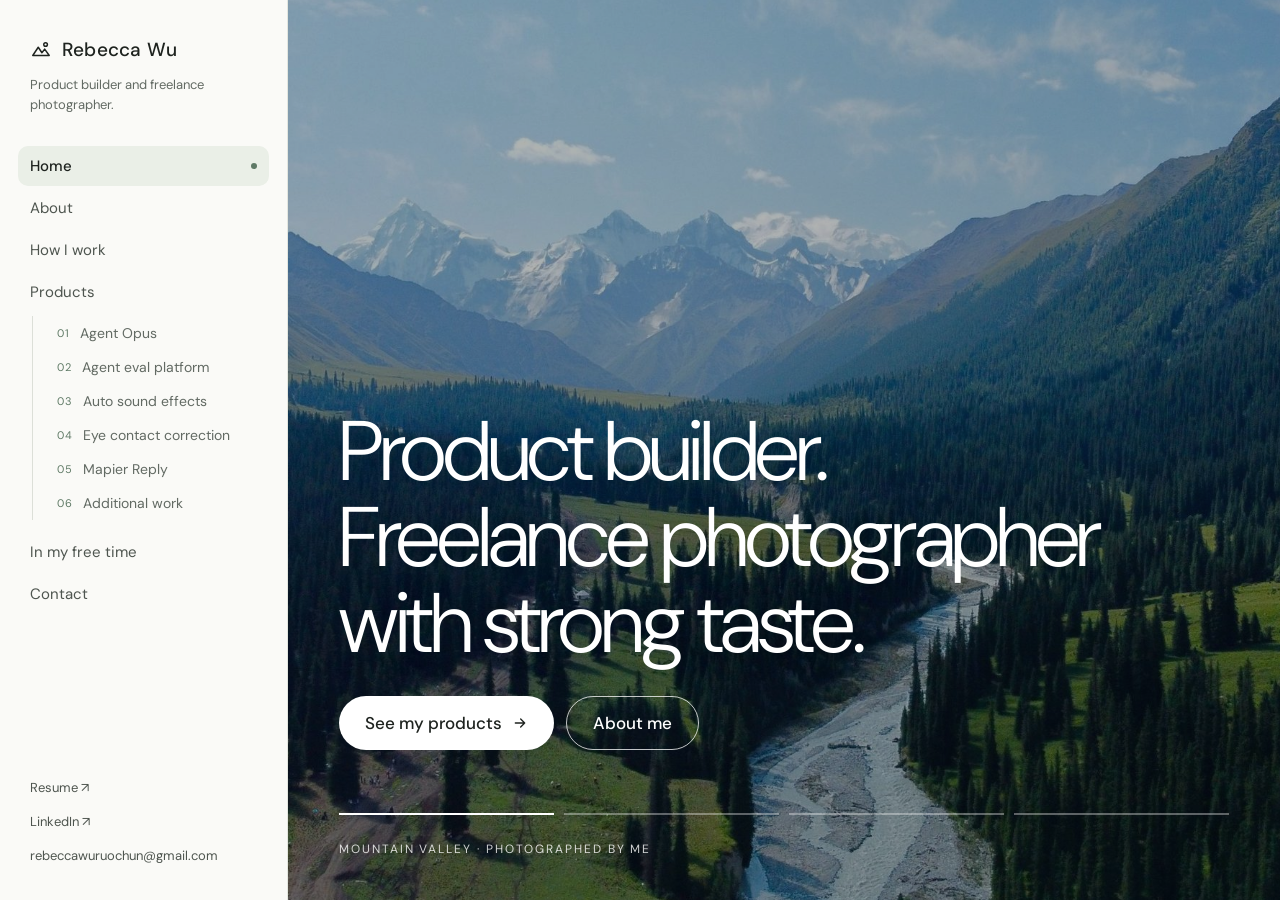
<file: index.html>
<!doctype html>
<html lang="en">
<head>
<meta charset="utf-8">
<meta name="viewport" content="width=device-width, initial-scale=1">
<title>Rebecca Wu — Product builder & photographer</title>
<meta name="description" content="Rebecca Wu — product builder and freelance photographer with strong taste. AI video products at OpusClip.">
<meta property="og:title" content="Rebecca Wu — Product builder & photographer">
<meta property="og:description" content="Rebecca Wu — product builder and freelance photographer with strong taste. AI video products at OpusClip.">
<meta property="og:image" content="assets/photos/hero-valley.jpg">
<meta property="og:type" content="website">
<meta name="twitter:card" content="summary_large_image">
<link rel="icon" href="favicon.svg" type="image/svg+xml">
<link rel="preconnect" href="https://fonts.googleapis.com">
<link href="https://fonts.googleapis.com/css2?family=DM+Sans:opsz,wght@9..40,300;9..40,400;9..40,500;9..40,600&amp;display=swap" rel="stylesheet">
<link rel="stylesheet" href="styles.css">
<script src="site.js" defer></script>
</head>
<body>
<div class="page shell">
<aside class="sb" id="sb">
<div class="sb-head">
<a class="sb-brand" href=""><svg aria-hidden="true" width="22" height="22" viewBox="0 0 24 24" fill="none" stroke="currentColor" stroke-width="1.6" stroke-linecap="round" stroke-linejoin="round"><path d="M3 18l6-9 4 6 3-4 5 7z"></path><circle cx="17" cy="6" r="2"></circle></svg>Rebecca Wu</a>
<p class="sb-tag">Product builder and freelance photographer.</p>
</div>
<button class="sb-toggle" type="button" aria-expanded="false" aria-controls="sb-nav">Menu</button>
<nav class="sb-nav" id="sb-nav" aria-label="Main">
<a href="" aria-current="page">Home</a>
<a href="about/">About</a>
<a href="process/">How I work</a>
<a href="products/">Products</a>
<ul class="sb-sub"><li><a href="work/agent-opus/"><span>01</span>Agent Opus</a></li><li><a href="work/eval-platform/"><span>02</span>Agent eval platform</a></li><li><a href="work/auto-sfx/"><span>03</span>Auto sound effects</a></li><li><a href="work/eye-contact/"><span>04</span>Eye contact correction</a></li><li><a href="work/mapier-reply/"><span>05</span>Mapier Reply</a></li><li><a href="products/#additional"><span>06</span>Additional work</a></li></ul>
<a href="photographs/">In my free time</a>
<a href="contact/">Contact</a>
</nav>
<div class="sb-foot">
<a href="assets/Rebecca-Wu-Resume.pdf" target="_blank" rel="noopener">Resume ↗</a>
<a href="https://www.linkedin.com/in/rebecca-wu-uchicago/" target="_blank" rel="noopener">LinkedIn ↗</a>
<a href="mailto:rebeccawuruochun@gmail.com">rebeccawuruochun@gmail.com</a>
</div>
</aside>
<main class="main">
<section id="top" aria-label="Introduction" style="position: relative; min-height: 100vh; min-height: 100dvh; box-sizing: border-box; overflow: hidden; color: #FFFFFF; display: flex; flex-direction: column; background: #24302A">
<div aria-hidden="true" style="position: absolute; inset: 0; overflow: hidden">
<img class="hero-slide is-active" src="assets/photos/hero-valley.jpg" alt="" style="object-position: 50% 60%">
<img class="hero-slide" src="assets/photos/hero-mosque.jpg" alt="" style="object-position: 50% 45%">
<img class="hero-slide" src="assets/photos/hero-market.jpg" alt="" style="object-position: 50% 50%">
<img class="hero-slide" src="assets/photos/hero-gate.jpg" alt="" style="object-position: 50% 55%">
<span style="position: absolute; inset: 0; background: rgba(12,16,13,0.32); display: block"></span>
</div>


<div style="position: relative; flex: 1; width: 100%; box-sizing: border-box; max-width: 1360px; margin: 0 auto; padding: 40px clamp(20px, 4vw, 56px) 40px; display: flex; flex-direction: column; justify-content: flex-end; gap: 30px">
<h1 style="margin: 0; max-width: 980px; font-weight: 300; font-size: clamp(44px, 6.6vw, 96px); line-height: 1.02; letter-spacing: -0.04em; text-shadow: 0 2px 30px rgba(0,0,0,0.25)">Product builder.<br>Freelance photographer with strong taste.</h1>
<div style="display: flex; flex-wrap: wrap; gap: 12px">
<a href="products/" style="display: inline-flex; align-items: center; gap: 10px; min-height: 52px; padding: 0 26px; border-radius: 999px; background: #FFFFFF; color: #1E231F; text-decoration: none; font-weight: 500">See my products <svg aria-hidden="true" width="16" height="16" viewBox="0 0 24 24" fill="none" stroke="currentColor" stroke-width="2" stroke-linecap="round" stroke-linejoin="round"><path d="M5 12h14M13 6l6 6-6 6"></path></svg></a>
<a href="about/" style="display: inline-flex; align-items: center; min-height: 52px; padding: 0 26px; border-radius: 999px; border: 1px solid rgba(255,255,255,0.75); color: #FFFFFF; text-decoration: none; font-weight: 500">About me</a>
</div>
<div style="display: flex; flex-direction: column; gap: 12px; margin-top: 20px">
<div style="display: grid; grid-template-columns: repeat(4, minmax(0, 1fr)); gap: 10px">
<button class="hero-bar is-active" type="button" data-slide="0" aria-label="Show photo 1: Mountain valley" aria-pressed="true"><span><i></i></span></button>
<button class="hero-bar" type="button" data-slide="1" aria-label="Show photo 2: Last light" aria-pressed="false"><span><i></i></span></button>
<button class="hero-bar" type="button" data-slide="2" aria-label="Show photo 3: Market street" aria-pressed="false"><span><i></i></span></button>
<button class="hero-bar" type="button" data-slide="3" aria-label="Show photo 4: Autumn gate" aria-pressed="false"><span><i></i></span></button>

</div>
<p style="margin: 0; font-size: 12px; letter-spacing: 0.16em; text-transform: uppercase; color: rgba(255,255,255,0.8)"><span id="hero-caption">Mountain valley</span> · photographed by me</p>
</div>
</div>
</section>

</main>
</div>
</body>
</html>
</file>
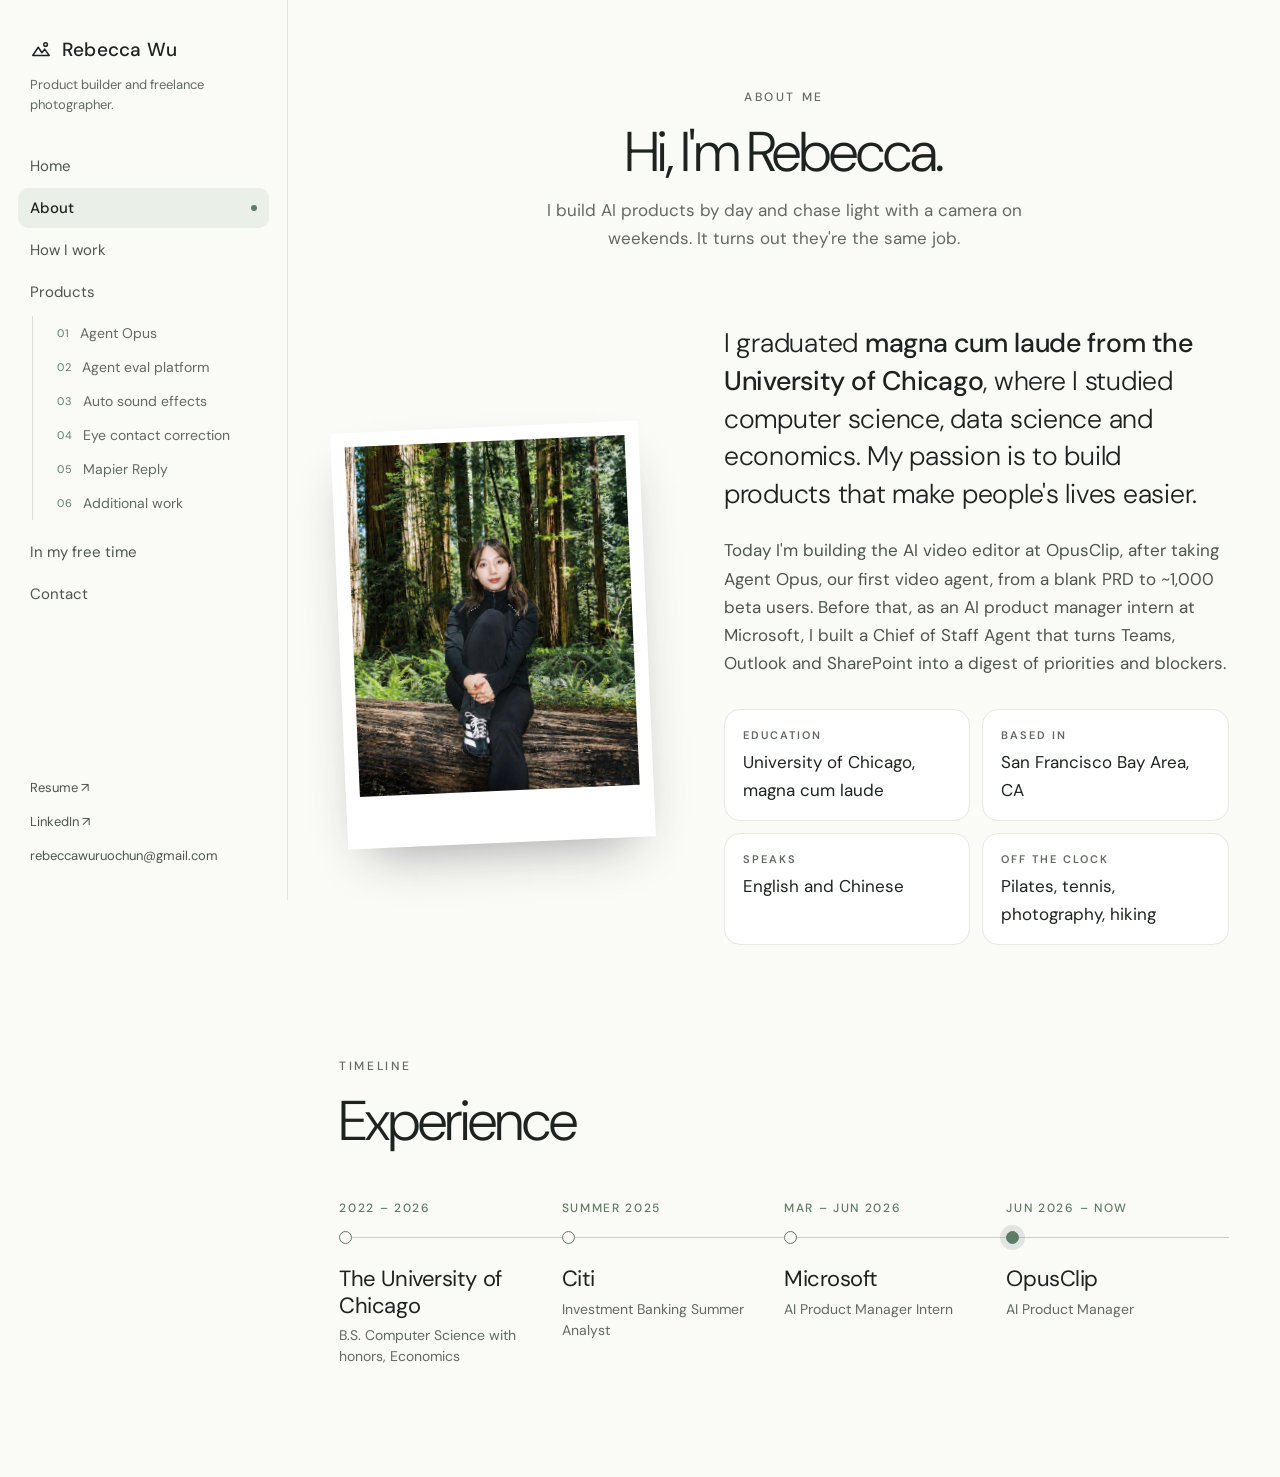
<file: about/index.html>
<!doctype html>
<html lang="en">
<head>
<meta charset="utf-8">
<meta name="viewport" content="width=device-width, initial-scale=1">
<title>About — Rebecca Wu</title>
<meta name="description" content="About Rebecca Wu: UChicago magna cum laude, AI product manager at OpusClip, freelance photographer.">
<meta property="og:title" content="About — Rebecca Wu">
<meta property="og:description" content="About Rebecca Wu: UChicago magna cum laude, AI product manager at OpusClip, freelance photographer.">
<meta property="og:image" content="../assets/photos/hero-valley.jpg">
<meta property="og:type" content="website">
<meta name="twitter:card" content="summary_large_image">
<link rel="icon" href="../favicon.svg" type="image/svg+xml">
<link rel="preconnect" href="https://fonts.googleapis.com">
<link href="https://fonts.googleapis.com/css2?family=DM+Sans:opsz,wght@9..40,300;9..40,400;9..40,500;9..40,600&amp;display=swap" rel="stylesheet">
<link rel="stylesheet" href="../styles.css">
<script src="../site.js" defer></script>
</head>
<body>
<div class="page shell">
<aside class="sb" id="sb">
<div class="sb-head">
<a class="sb-brand" href="../"><svg aria-hidden="true" width="22" height="22" viewBox="0 0 24 24" fill="none" stroke="currentColor" stroke-width="1.6" stroke-linecap="round" stroke-linejoin="round"><path d="M3 18l6-9 4 6 3-4 5 7z"></path><circle cx="17" cy="6" r="2"></circle></svg>Rebecca Wu</a>
<p class="sb-tag">Product builder and freelance photographer.</p>
</div>
<button class="sb-toggle" type="button" aria-expanded="false" aria-controls="sb-nav">Menu</button>
<nav class="sb-nav" id="sb-nav" aria-label="Main">
<a href="../">Home</a>
<a href="../about/" aria-current="page">About</a>
<a href="../process/">How I work</a>
<a href="../products/">Products</a>
<ul class="sb-sub"><li><a href="../work/agent-opus/"><span>01</span>Agent Opus</a></li><li><a href="../work/eval-platform/"><span>02</span>Agent eval platform</a></li><li><a href="../work/auto-sfx/"><span>03</span>Auto sound effects</a></li><li><a href="../work/eye-contact/"><span>04</span>Eye contact correction</a></li><li><a href="../work/mapier-reply/"><span>05</span>Mapier Reply</a></li><li><a href="../products/#additional"><span>06</span>Additional work</a></li></ul>
<a href="../photographs/">In my free time</a>
<a href="../contact/">Contact</a>
</nav>
<div class="sb-foot">
<a href="../assets/Rebecca-Wu-Resume.pdf" target="_blank" rel="noopener">Resume ↗</a>
<a href="https://www.linkedin.com/in/rebecca-wu-uchicago/" target="_blank" rel="noopener">LinkedIn ↗</a>
<a href="mailto:rebeccawuruochun@gmail.com">rebeccawuruochun@gmail.com</a>
</div>
</aside>
<main class="main">
<section id="about" style="max-width: 1240px; margin: 0 auto; padding: 88px clamp(20px, 4vw, 56px) 88px">
<div class="rw-reveal" style="text-align: center; display: flex; flex-direction: column; align-items: center; gap: 14px; margin-bottom: 72px">
<p style="margin: 0; font-size: 12px; font-weight: 500; letter-spacing: 0.22em; text-transform: uppercase; color: #626A63">About me</p>
<h2 style="margin: 0; font-size: clamp(36px, 4.4vw, 56px); line-height: 1.08; font-weight: 300; letter-spacing: -0.035em">Hi, I'm Rebecca.</h2>
<p style="margin: 0; max-width: 560px; color: #626A63">I build AI products by day and chase light with a camera on weekends. It turns out they're the same job.</p>
</div>
<div style="display: flex; flex-wrap: wrap; align-items: center; gap: clamp(36px, 6vw, 96px)">
<figure class="rw-print rw-reveal" style="--r: -2.5deg; flex: 1 1 280px; max-width: 420px; margin: 0 auto; padding: 14px 14px 52px; background: #FFFFFF; box-shadow: 0 24px 50px -24px rgba(30,35,31,0.45); position: relative">
<img src="../assets/photos/rebecca-redwoods.jpg" alt="Rebecca sitting on a fallen log among redwoods" style="width: 100%; aspect-ratio: 4 / 5; object-fit: cover; object-position: 50% 40%; display: block">
</figure>
<div style="flex: 999 1 480px; min-width: 0; display: flex; flex-direction: column; gap: 24px">
<p style="margin: 0; font-size: clamp(21px, 2.1vw, 27px); line-height: 1.4; font-weight: 300; letter-spacing: -0.01em">I graduated <b style="font-weight: 500">magna cum laude from the University of Chicago</b>, where I studied computer science, data science and economics. My passion is to build products that make people's lives easier.</p>
<p style="margin: 0; color: #4E554F">Today I'm building the AI video editor at OpusClip, after taking Agent Opus, our first video agent, from a blank PRD to ~1,000 beta users. Before that, as an AI product manager intern at Microsoft, I built a Chief of Staff Agent that turns Teams, Outlook and SharePoint into a digest of priorities and blockers.</p>
<dl style="margin: 8px 0 0; display: grid; grid-template-columns: repeat(2, minmax(0, 1fr)); gap: 12px">
<div style="background: #FFFFFF; border: 1px solid #E7E9E3; border-radius: 16px; padding: 16px 18px"><dt style="font-size: 11px; font-weight: 600; letter-spacing: 0.18em; color: #626A63">EDUCATION</dt><dd style="margin: 4px 0 0">University of Chicago, magna cum laude</dd></div>
<div style="background: #FFFFFF; border: 1px solid #E7E9E3; border-radius: 16px; padding: 16px 18px"><dt style="font-size: 11px; font-weight: 600; letter-spacing: 0.18em; color: #626A63">BASED IN</dt><dd style="margin: 4px 0 0">San Francisco Bay Area, CA</dd></div>
<div style="background: #FFFFFF; border: 1px solid #E7E9E3; border-radius: 16px; padding: 16px 18px"><dt style="font-size: 11px; font-weight: 600; letter-spacing: 0.18em; color: #626A63">SPEAKS</dt><dd style="margin: 4px 0 0">English and Chinese</dd></div>
<div style="background: #FFFFFF; border: 1px solid #E7E9E3; border-radius: 16px; padding: 16px 18px"><dt style="font-size: 11px; font-weight: 600; letter-spacing: 0.18em; color: #626A63">OFF THE CLOCK</dt><dd style="margin: 4px 0 0">Pilates, tennis, photography, hiking</dd></div>
</dl>
</div>
</div>
</section>

<section id="timeline" style="max-width: 1240px; margin: 0 auto; padding: 24px clamp(20px, 4vw, 56px) 110px">
<div class="rw-reveal" style="display: flex; flex-direction: column; gap: 14px; margin-bottom: 48px">
<p class="eyebrow">Timeline</p>
<h2 class="h2">Experience</h2>
</div>
<ol class="tl rw-reveal">
<li><span class="tl-date">2022 – 2026</span><span class="tl-dot" aria-hidden="true"></span><h3>The University of Chicago</h3><p>B.S. Computer Science with honors, Economics</p></li>
<li><span class="tl-date">Summer 2025</span><span class="tl-dot" aria-hidden="true"></span><h3>Citi</h3><p>Investment Banking Summer Analyst</p></li>
<li><span class="tl-date">Mar – Jun 2026</span><span class="tl-dot" aria-hidden="true"></span><h3>Microsoft</h3><p>AI Product Manager Intern</p></li>
<li class="now"><span class="tl-date">Jun 2026 – now</span><span class="tl-dot" aria-hidden="true"></span><h3>OpusClip</h3><p>AI Product Manager</p></li>
</ol>
</section>

</main>
</div>
</body>
</html>
</file>
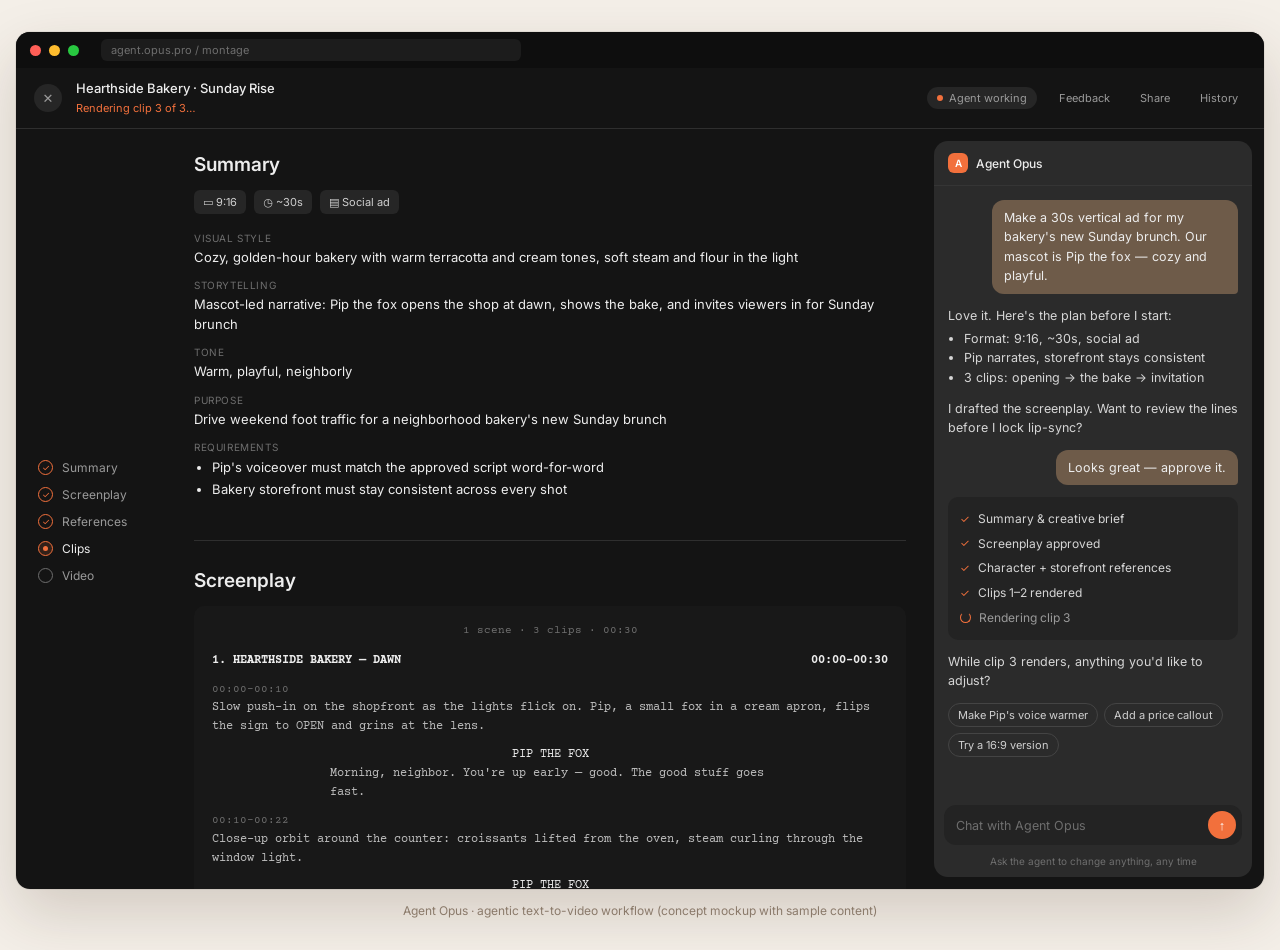
<file: agent-opus/index.html>
<!doctype html>
<html lang="en">
<head>
<meta charset="utf-8">
<meta name="viewport" content="width=device-width, initial-scale=1">
<title>Agent Opus prototype — Rebecca Wu</title>
<link rel="icon" href="../favicon.svg" type="image/svg+xml">
<link href="https://fonts.googleapis.com/css2?family=Inter:wght@400;500;600&family=Courier+Prime&display=swap" rel="stylesheet">
<style>
:root{
  --page:#F4EFE8;
  --app:#141414;
  --panel:#1E1E1E;
  --panel-2:#262626;
  --chat:#2B2B2B;
  --line:#2F2F2F;
  --text:#EDEDED;
  --muted:#9A9A9A;
  --faint:#6E6E6E;
  --accent:#F2703C;
  --accent-soft:rgba(242,112,60,.14);
  --user:#6E5B49;
  --ok:#4CC38A;
}
*{box-sizing:border-box;margin:0;padding:0}
body{background:var(--page);font-family:Inter,system-ui,sans-serif;color:var(--text);padding:32px 16px;-webkit-font-smoothing:antialiased}
.frame{max-width:1280px;margin:0 auto;border-radius:14px;overflow:hidden;background:var(--app);box-shadow:0 24px 60px rgba(60,40,20,.18),0 0 0 1px rgba(0,0,0,.06)}
.chrome{height:36px;background:#0E0E0E;display:flex;align-items:center;gap:8px;padding:0 14px}
.dot{width:11px;height:11px;border-radius:50%}
.url{margin-left:14px;flex:1;max-width:420px;height:22px;border-radius:6px;background:#1C1C1C;color:var(--faint);font-size:11px;display:flex;align-items:center;padding:0 10px}
/* top bar */
.top{display:flex;align-items:center;gap:14px;padding:12px 18px;border-bottom:1px solid var(--line)}
.close{width:28px;height:28px;border-radius:50%;background:var(--panel-2);display:grid;place-items:center;color:var(--muted);font-size:13px}
.title b{display:block;font-size:13px;font-weight:500}
.title span{font-size:11px;color:var(--accent)}
.top .sp{flex:1}
.pill{font-size:11px;color:var(--muted);background:var(--panel-2);border-radius:999px;padding:4px 10px;display:flex;align-items:center;gap:6px}
.pill i{width:6px;height:6px;border-radius:50%;background:var(--accent);display:inline-block;animation:pulse 1.6s infinite}
@keyframes pulse{50%{opacity:.35}}
.icon-btn{font-size:11px;color:var(--muted);padding:4px 8px}
/* layout */
.body{display:grid;grid-template-columns:150px 1fr 330px;height:760px}
.rail{padding:24px 0 0 22px;display:flex;flex-direction:column;justify-content:center;gap:12px}
.step{display:flex;align-items:center;gap:9px;font-size:12px;color:var(--muted);cursor:pointer;background:none;border:0;text-align:left;font-family:inherit}
.step .c{width:15px;height:15px;border-radius:50%;border:1.5px solid var(--faint);display:grid;place-items:center;font-size:9px;flex-shrink:0}
.step.done .c{border-color:var(--accent);color:var(--accent)}
.step.active{color:var(--text)}
.step.active .c{border-color:var(--accent);background:var(--accent-soft)}
.step.active .c::after{content:"";width:5px;height:5px;border-radius:50%;background:var(--accent)}
.step:hover{color:var(--text)}
.doc{overflow-y:auto;padding:24px 28px 40px;scroll-behavior:smooth}
.doc::-webkit-scrollbar{width:6px}.doc::-webkit-scrollbar-thumb{background:#333;border-radius:3px}
section{padding-bottom:28px;margin-bottom:28px;border-bottom:1px solid var(--line)}
section:last-child{border:0}
h2{font-size:19px;font-weight:600;margin-bottom:14px;display:flex;align-items:center;justify-content:space-between}
.tags{display:flex;gap:8px;margin-bottom:18px}
.tag{font-size:11px;background:var(--panel-2);border-radius:6px;padding:5px 9px;color:#CFCFCF}
.field{margin-bottom:12px}
.field small{display:block;font-size:10px;letter-spacing:.06em;color:var(--faint);margin-bottom:3px}
.field p{font-size:13px;line-height:1.55}
.field ul{padding-left:18px;font-size:13px;line-height:1.7}
.script{background:#181818;border-radius:10px;padding:16px 18px;font-family:"Courier Prime",monospace;font-size:12px;line-height:1.6;color:#BDBDBD}
.script .meta{text-align:center;color:var(--faint);font-size:11px;margin-bottom:12px}
.script .scene{display:flex;justify-content:space-between;color:var(--text);font-weight:700;margin-bottom:10px}
.script .tc{color:var(--faint);font-size:11px;margin-top:10px}
.script .who{text-align:center;color:var(--text);margin-top:8px}
.script .line{margin:0 auto;max-width:440px}
.approve{margin-top:14px;display:flex;align-items:center;gap:10px;font-size:12px;color:var(--muted)}
.btn{font-family:inherit;font-size:12px;font-weight:500;border:0;border-radius:8px;padding:7px 12px;cursor:pointer}
.btn.primary{background:var(--accent);color:#fff}
.btn.ghost{background:var(--panel-2);color:var(--text)}
.btn.done{background:rgba(76,195,138,.15);color:var(--ok);cursor:default}
.grid{display:grid;grid-template-columns:repeat(auto-fill,minmax(150px,1fr));gap:12px}
.card svg{width:100%;aspect-ratio:1;border-radius:8px;display:block}
.card b{display:block;font-size:12px;font-weight:500;margin-top:7px}
.card span{font-size:11px;color:var(--faint)}
.clips{display:grid;grid-template-columns:repeat(3,1fr);gap:12px}
.clips svg{width:100%;aspect-ratio:16/9;border-radius:8px;display:block}
.player{position:relative;border-radius:10px;overflow:hidden}
.player svg{width:100%;display:block;aspect-ratio:16/9}
.ctrl{position:absolute;left:0;right:0;bottom:0;padding:10px 14px;display:flex;align-items:center;gap:10px;background:linear-gradient(transparent,rgba(0,0,0,.55));font-size:11px}
.play{width:26px;height:26px;border-radius:50%;background:rgba(255,255,255,.9);border:0;cursor:pointer;color:#111;font-size:10px}
.bar{flex:1;height:3px;background:rgba(255,255,255,.3);border-radius:2px;overflow:hidden}
.bar i{display:block;height:100%;width:0;background:var(--accent);transition:width .2s linear}
.dl{margin-top:10px;display:flex;align-items:center;gap:12px;background:var(--panel);border-radius:10px;padding:10px 12px}
.dl .ic{width:34px;height:34px;border-radius:8px;background:var(--panel-2);display:grid;place-items:center;color:var(--muted)}
.dl div b{font-size:12px;font-weight:500;display:block}
.dl div span{font-size:11px;color:var(--muted)}
.dl .btn{margin-left:auto;background:#fff;color:#111}
/* chat */
.chat{margin:12px 12px 12px 0;background:var(--chat);border-radius:14px;display:flex;flex-direction:column;overflow:hidden}
.chat-head{padding:12px 14px;font-size:12px;font-weight:500;display:flex;align-items:center;gap:8px;border-bottom:1px solid #353535}
.avatar{width:20px;height:20px;border-radius:6px;background:var(--accent);display:grid;place-items:center;font-size:10px;color:#fff;font-weight:600}
.msgs{flex:1;overflow-y:auto;padding:14px;display:flex;flex-direction:column;gap:12px;font-size:12.5px;line-height:1.55}
.msgs::-webkit-scrollbar{width:4px}.msgs::-webkit-scrollbar-thumb{background:#444}
.u{align-self:flex-end;background:var(--user);padding:8px 12px;border-radius:12px 12px 4px 12px;max-width:85%}
.a{color:#D6D6D6}
.a ul{padding-left:16px;margin-top:4px}
.task{background:#232323;border-radius:10px;padding:10px 12px;font-size:12px}
.task div{display:flex;align-items:center;gap:8px;padding:3px 0;color:var(--muted)}
.task div.ok{color:#D6D6D6}
.task div.ok::before{content:"✓";color:var(--accent);font-size:11px}
.task div.run::before{content:"";width:9px;height:9px;border:1.5px solid var(--accent);border-top-color:transparent;border-radius:50%;animation:spin .9s linear infinite}
@keyframes spin{to{transform:rotate(360deg)}}
.chips{display:flex;flex-wrap:wrap;gap:6px}
.chip{font-size:11px;border:1px solid #444;border-radius:999px;padding:4px 9px;color:#CFCFCF;background:none;cursor:pointer;font-family:inherit}
.chip:hover{border-color:var(--accent);color:#fff}
.input{margin:10px;display:flex;align-items:center;gap:8px;background:#232323;border-radius:12px;padding:6px 6px 6px 12px}
.input input{flex:1;background:none;border:0;outline:0;color:var(--text);font-family:inherit;font-size:12.5px}
.input input::placeholder{color:var(--faint)}
.send{width:28px;height:28px;border-radius:50%;border:0;background:var(--accent);color:#fff;cursor:pointer;font-size:13px}
.hint{text-align:center;font-size:10px;color:var(--faint);padding:0 0 10px}
.editable{position:relative;cursor:pointer}
.editable .ov{position:absolute;top:0;left:0;right:0;aspect-ratio:var(--ar,1);border-radius:8px;background:rgba(20,20,20,.55);display:flex;align-items:center;justify-content:center;opacity:0;transition:opacity .15s;font-size:11px;font-weight:500;color:#fff}
.editable .ov span{background:var(--accent);padding:5px 10px;border-radius:999px}
.editable:hover .ov,.editable.picked .ov{opacity:1}
.editable.picked svg{outline:2px solid var(--accent);outline-offset:2px}
.edit-video{position:absolute;top:10px;right:10px;font-family:inherit;font-size:11px;font-weight:500;border:0;border-radius:999px;padding:5px 10px;background:rgba(20,20,20,.7);color:#fff;cursor:pointer}
.edit-video:hover{background:var(--accent)}
.player.picked{outline:2px solid var(--accent);outline-offset:2px}
.attach-wrap{margin:10px 10px 0;display:none}
.attach-wrap.on{display:flex}
.att{display:flex;align-items:center;gap:8px;background:#1F1F1F;border:1px solid var(--accent);border-radius:10px;padding:5px 8px 5px 5px;font-size:11.5px;animation:pop .25s ease}
.att svg{width:34px;height:34px;border-radius:6px;object-fit:cover}
.att small{display:block;font-size:10px;color:var(--muted)}
.att button{background:none;border:0;color:var(--muted);cursor:pointer;font-size:13px;margin-left:6px}
@keyframes pop{from{transform:translateY(6px);opacity:0}}
.input.has-att{margin-top:6px}
.u .ref{display:flex;align-items:center;gap:6px;font-size:11px;color:#EADFD3;margin-bottom:5px;padding-bottom:5px;border-bottom:1px solid rgba(255,255,255,.15)}
.u .ref svg{width:26px;height:26px;border-radius:4px}
.caption{max-width:1280px;margin:14px auto 0;font-size:12px;color:#8A7A6A;text-align:center}
@media (max-width:980px){
  .body{grid-template-columns:1fr;height:auto}
  .rail{flex-direction:row;flex-wrap:wrap;padding:14px 16px;gap:14px}
  .doc{max-height:none;overflow:visible;padding:16px}
  .chat{margin:0 12px 12px;height:520px}
  .clips{grid-template-columns:1fr 1fr}
  .top .icon-btn{display:none}
}
.embedded body{background:transparent;padding:4px 4px 28px}
.embedded .caption{display:none}
</style>
<script>if(window.self!==window.top)document.documentElement.classList.add('embedded')</script>
</head>
<body>
<div class="frame">
  <div class="chrome">
    <span class="dot" style="background:#FF5F57"></span><span class="dot" style="background:#FEBC2E"></span><span class="dot" style="background:#28C840"></span>
    <div class="url">agent.opus.pro / montage</div>
  </div>

  <div class="top">
    <div class="close">✕</div>
    <div class="title"><b>Hearthside Bakery · Sunday Rise</b><span id="status">Rendering clip 3 of 3…</span></div>
    <div class="sp"></div>
    <div class="pill"><i></i>Agent working</div>
    <span class="icon-btn">Feedback</span><span class="icon-btn">Share</span><span class="icon-btn">History</span>
  </div>

  <div class="body">
    <nav class="rail" id="rail">
      <button class="step done" data-t="summary"><span class="c">✓</span>Summary</button>
      <button class="step done" data-t="screenplay"><span class="c">✓</span>Screenplay</button>
      <button class="step done" data-t="references"><span class="c">✓</span>References</button>
      <button class="step active" data-t="clips"><span class="c"></span>Clips</button>
      <button class="step" data-t="video"><span class="c"></span>Video</button>
    </nav>

    <main class="doc" id="doc">
      <section id="summary">
        <h2>Summary</h2>
        <div class="tags"><span class="tag">▭ 9:16</span><span class="tag">◷ ~30s</span><span class="tag">▤ Social ad</span></div>
        <div class="field"><small>VISUAL STYLE</small><p>Cozy, golden-hour bakery with warm terracotta and cream tones, soft steam and flour in the light</p></div>
        <div class="field"><small>STORYTELLING</small><p>Mascot-led narrative: Pip the fox opens the shop at dawn, shows the bake, and invites viewers in for Sunday brunch</p></div>
        <div class="field"><small>TONE</small><p>Warm, playful, neighborly</p></div>
        <div class="field"><small>PURPOSE</small><p>Drive weekend foot traffic for a neighborhood bakery's new Sunday brunch</p></div>
        <div class="field"><small>REQUIREMENTS</small><ul><li>Pip's voiceover must match the approved script word-for-word</li><li>Bakery storefront must stay consistent across every shot</li></ul></div>
      </section>

      <section id="screenplay">
        <h2>Screenplay</h2>
        <div class="script">
          <div class="meta">1 scene · 3 clips · 00:30</div>
          <div class="scene"><span>1. HEARTHSIDE BAKERY — DAWN</span><span>00:00–00:30</span></div>
          <div class="tc">00:00–00:10</div>
          <p>Slow push-in on the shopfront as the lights flick on. Pip, a small fox in a cream apron, flips the sign to OPEN and grins at the lens.</p>
          <div class="who">PIP THE FOX</div>
          <p class="line">Morning, neighbor. You're up early — good. The good stuff goes fast.</p>
          <div class="tc">00:10–00:22</div>
          <p>Close-up orbit around the counter: croissants lifted from the oven, steam curling through the window light.</p>
          <div class="who">PIP THE FOX</div>
          <p class="line">Every Sunday, we bake it all from scratch. Butter, patience, and a little too much cinnamon.</p>
          <div class="tc">00:22–00:30</div>
          <p>Pull back to the doorway; Pip holds up a warm pastry as the logo resolves.</p>
          <div class="who">PIP THE FOX</div>
          <p class="line">Sunday brunch at Hearthside. Come hungry.</p>
        </div>
        <div class="approve"><button class="btn done">✓ Approved</button>Locked by you · lines will be lip-synced exactly</div>
      </section>

      <section id="references">
        <h2>References</h2>
        <div class="grid">
          <div class="card">
            <svg viewBox="0 0 100 100"><rect width="100" height="100" fill="#E9B98A"/><rect y="62" width="100" height="38" fill="#B9774E"/><rect x="18" y="28" width="64" height="44" rx="3" fill="#F6E3C8"/><rect x="24" y="22" width="52" height="10" rx="2" fill="#7A3E2A"/><rect x="28" y="40" width="18" height="32" fill="#7A3E2A"/><rect x="52" y="40" width="22" height="16" fill="#FFD27A"/></svg>
            <b>Hearthside storefront</b><span>Environment</span>
          </div>
          <div class="card">
            <svg viewBox="0 0 100 100"><rect width="100" height="100" fill="#F3EEE7"/><polygon points="30,30 38,12 46,32" fill="#E07A3F"/><polygon points="54,32 62,12 70,30" fill="#E07A3F"/><ellipse cx="50" cy="46" rx="22" ry="18" fill="#E07A3F"/><polygon points="50,62 38,48 62,48" fill="#FFF4E6"/><circle cx="42" cy="44" r="2.6" fill="#222"/><circle cx="58" cy="44" r="2.6" fill="#222"/><circle cx="50" cy="55" r="2" fill="#222"/><rect x="34" y="64" width="32" height="28" rx="6" fill="#F6E3C8"/></svg>
            <b>Pip the Fox</b><span>Character</span>
          </div>
          <div class="card">
            <svg viewBox="0 0 100 100"><rect width="100" height="100" fill="#3B2A22"/><ellipse cx="50" cy="66" rx="34" ry="8" fill="#5B4033"/><path d="M28 62 Q50 36 72 62 Z" fill="#E8A65A"/><path d="M36 60 Q50 44 64 60" stroke="#C9813C" stroke-width="2" fill="none"/><path d="M44 30 q4 -6 0 -12 M54 30 q4 -6 0 -12" stroke="#BFB3A6" stroke-width="1.5" fill="none" opacity=".7"/></svg>
            <b>Signature croissant</b><span>Product</span>
          </div>
        </div>
      </section>

      <section id="clips">
        <h2>Clips <span class="tag" style="font-weight:400">2 of 3 ready</span></h2>
        <div class="clips">
          <div><svg viewBox="0 0 160 90"><rect width="160" height="90" fill="#E9B98A"/><rect y="58" width="160" height="32" fill="#B9774E"/><rect x="40" y="18" width="80" height="48" rx="3" fill="#F6E3C8"/><rect x="48" y="12" width="64" height="10" rx="2" fill="#7A3E2A"/><polygon points="88,40 92,32 96,41" fill="#E07A3F"/><polygon points="100,41 104,32 108,40" fill="#E07A3F"/><ellipse cx="98" cy="48" rx="11" ry="9" fill="#E07A3F"/></svg><p style="font-size:11px;color:var(--muted);margin-top:5px">Clip 1 · Opening</p></div>
          <div><svg viewBox="0 0 160 90"><rect width="160" height="90" fill="#3B2A22"/><rect y="60" width="160" height="30" fill="#5B4033"/><path d="M50 60 Q80 30 110 60 Z" fill="#E8A65A"/><path d="M70 30 q4 -6 0 -12 M88 30 q4 -6 0 -12" stroke="#BFB3A6" stroke-width="1.5" fill="none" opacity=".7"/></svg><p style="font-size:11px;color:var(--muted);margin-top:5px">Clip 2 · The bake</p></div>
          <div><svg viewBox="0 0 160 90"><rect width="160" height="90" fill="#262626"/><circle cx="80" cy="42" r="9" fill="none" stroke="#F2703C" stroke-width="2" stroke-dasharray="40 20"><animateTransform attributeName="transform" type="rotate" from="0 80 42" to="360 80 42" dur="1s" repeatCount="indefinite"/></circle><text x="80" y="70" fill="#9A9A9A" font-size="8" text-anchor="middle" font-family="Inter">Rendering…</text></svg><p style="font-size:11px;color:var(--muted);margin-top:5px">Clip 3 · Invitation</p></div>
        </div>
      </section>

      <section id="video">
        <h2>Video <span class="tag" style="font-weight:400">◷ History</span></h2>
        <div class="player">
          <svg viewBox="0 0 160 90"><rect width="160" height="90" fill="#E9B98A"/><rect y="58" width="160" height="32" fill="#B9774E"/><rect x="40" y="18" width="80" height="48" rx="3" fill="#F6E3C8"/><rect x="48" y="12" width="64" height="10" rx="2" fill="#7A3E2A"/><text x="80" y="19.5" fill="#F6E3C8" font-size="5" text-anchor="middle" font-family="Inter" font-weight="600">HEARTHSIDE</text><rect x="52" y="30" width="18" height="36" fill="#7A3E2A"/><rect x="76" y="30" width="36" height="20" fill="#FFD27A"/><polygon points="88,48 92,40 96,49" fill="#E07A3F"/><polygon points="100,49 104,40 108,48" fill="#E07A3F"/><ellipse cx="98" cy="56" rx="11" ry="9" fill="#E07A3F"/><circle cx="94" cy="55" r="1.2" fill="#222"/><circle cx="102" cy="55" r="1.2" fill="#222"/></svg>
          <div class="ctrl"><button class="play" id="play">▶</button><span id="time">00:00 / 00:30</span><div class="bar"><i id="prog"></i></div></div>
        </div>
        <div class="dl"><div class="ic">▣</div><div><b>Final video</b><span id="dlnote">Assembles automatically when all clips are ready</span></div><button class="btn" id="dlbtn">Download</button></div>
      </section>
    </main>

    <aside class="chat">
      <div class="chat-head"><span class="avatar">A</span>Agent Opus</div>
      <div class="msgs" id="msgs">
        <div class="u">Make a 30s vertical ad for my bakery's new Sunday brunch. Our mascot is Pip the fox — cozy and playful.</div>
        <div class="a">Love it. Here's the plan before I start:<ul><li>Format: 9:16, ~30s, social ad</li><li>Pip narrates, storefront stays consistent</li><li>3 clips: opening → the bake → invitation</li></ul></div>
        <div class="a">I drafted the screenplay. Want to review the lines before I lock lip-sync?</div>
        <div class="u">Looks great — approve it.</div>
        <div class="task">
          <div class="ok">Summary &amp; creative brief</div>
          <div class="ok">Screenplay approved</div>
          <div class="ok">Character + storefront references</div>
          <div class="ok">Clips 1–2 rendered</div>
          <div class="run" id="runline">Rendering clip 3</div>
        </div>
        <div class="a">While clip 3 renders, anything you'd like to adjust?</div>
        <div class="chips" id="chips">
          <button class="chip">Make Pip's voice warmer</button>
          <button class="chip">Add a price callout</button>
          <button class="chip">Try a 16:9 version</button>
        </div>
      </div>
      <div class="attach-wrap" id="attach"></div>
      <form class="input" id="form"><input id="inp" placeholder="Chat with Agent Opus" autocomplete="off"><button class="send" aria-label="Send">↑</button></form>
      <div class="hint">Ask the agent to change anything, any time</div>
    </aside>
  </div>
</div>
<p class="caption">Agent Opus · agentic text-to-video workflow (concept mockup with sample content)</p>

<script>
const doc=document.getElementById('doc');
document.querySelectorAll('.step').forEach(s=>s.addEventListener('click',()=>{
  const t=document.getElementById(s.dataset.t);
  if(window.innerWidth>980){doc.scrollTo({top:t.offsetTop-doc.offsetTop-16,behavior:'smooth'})}else{t.scrollIntoView({behavior:'smooth'})}
}));
const msgs=document.getElementById('msgs');
function add(cls,text){const d=document.createElement('div');d.className=cls;d.textContent=text;msgs.appendChild(d);msgs.scrollTop=msgs.scrollHeight}
function reply(q){setTimeout(()=>add('a','On it — I\'ll update the brief and re-render only the affected clips for "'+q+'". Everything else stays as approved.'),700)}
document.querySelectorAll('.chip').forEach(c=>c.addEventListener('click',()=>{add('u',c.textContent);reply(c.textContent)}));
let picked=null;
const attachBox=document.getElementById('attach'),inp=document.getElementById('inp'),form=document.getElementById('form');
function clearPick(){picked=null;attachBox.className='attach-wrap';attachBox.innerHTML='';form.classList.remove('has-att');inp.placeholder='Chat with Agent Opus';document.querySelectorAll('.editable.picked').forEach(e=>e.classList.remove('picked'))}
function pick(el,name,kind){
  clearPick();
  picked={name,kind,svg:el.querySelector('svg').outerHTML};
  el.classList.add('picked');
  attachBox.innerHTML='<div class="att">'+picked.svg+'<div><b>'+name+'</b><small>'+kind+' attached</small></div><button type="button" aria-label="Remove">✕</button></div>';
  attachBox.querySelector('button').onclick=clearPick;
  attachBox.className='attach-wrap on';form.classList.add('has-att');
  inp.placeholder='What should change in '+name+'?';inp.focus();
}
document.querySelectorAll('#references .card').forEach(c=>{c.classList.add('editable');c.insertAdjacentHTML('beforeend','<div class="ov"><span>✎ Edit</span></div>');c.onclick=()=>pick(c,c.querySelector('b').textContent,'Reference')});
document.querySelectorAll('.clips > div').forEach(c=>{c.classList.add('editable');c.style.setProperty('--ar','16/9');c.insertAdjacentHTML('beforeend','<div class="ov"><span>✎ Edit</span></div>');c.onclick=()=>pick(c,c.querySelector('p').textContent.split(' · ')[0],'Clip')});
const player=document.querySelector('.player');
player.insertAdjacentHTML('beforeend','<button class="edit-video" type="button">✎ Edit video</button>');
player.querySelector('.edit-video').onclick=()=>pick(player,'Final video','Video');
form.addEventListener('submit',e=>{
  e.preventDefault();const v=inp.value.trim();if(!v)return;
  const d=document.createElement('div');d.className='u';
  if(picked){d.innerHTML='<div class="ref">'+picked.svg+'<span>'+picked.name+'</span></div>'}
  d.appendChild(document.createTextNode(v));msgs.appendChild(d);msgs.scrollTop=msgs.scrollHeight;
  const target=picked?picked.name:null;inp.value='';clearPick();
  setTimeout(()=>add('a',target?'Got it — editing '+target+' only: "'+v+'". Everything else stays as approved; I\'ll re-render just what depends on it.':'On it — I\'ll update the brief and re-render only the affected clips. Everything else stays as approved.'),700);
});
setTimeout(()=>{
  const c3=document.querySelectorAll('.clips svg')[2];
  c3.outerHTML='<svg viewBox="0 0 160 90"><rect width="160" height="90" fill="#E9B98A"/><rect y="58" width="160" height="32" fill="#B9774E"/><rect x="62" y="20" width="36" height="46" fill="#7A3E2A"/><polygon points="70,34 74,26 78,35" fill="#E07A3F"/><polygon points="82,35 86,26 90,34" fill="#E07A3F"/><ellipse cx="80" cy="42" rx="11" ry="9" fill="#E07A3F"/><path d="M92 52 Q100 44 108 52 Z" fill="#E8A65A"/></svg>';
  document.querySelector('#clips .tag').textContent='3 of 3 ready';
  const r=document.getElementById('runline');r.className='ok';r.textContent='All clips rendered · video assembled';
  document.querySelector('[data-t=clips]').className='step done';document.querySelector('[data-t=clips] .c').textContent='✓';
  const v=document.querySelector('[data-t=video]');v.className='step done';v.querySelector('.c').textContent='✓';
  document.getElementById('status').textContent='Your video is ready!';
  document.querySelector('.pill').innerHTML='<i style="background:#4CC38A;animation:none"></i>Ready';
  document.getElementById('dlnote').textContent='Ready to watch or download';
  add('a','Your Sunday brunch ad is ready 🎉 Watch it in the Video section, or tell me what to tweak.');
},6000);
let playing=false,t=0,timer;
document.getElementById('play').addEventListener('click',function(){
  playing=!playing;this.textContent=playing?'❚❚':'▶';
  if(playing){timer=setInterval(()=>{t=(t+.2)%30;document.getElementById('prog').style.width=(t/30*100)+'%';const s=Math.floor(t);document.getElementById('time').textContent='00:'+String(s).padStart(2,'0')+' / 00:30'},200)}else clearInterval(timer);
});
</script>
</body>
</html>
</file>
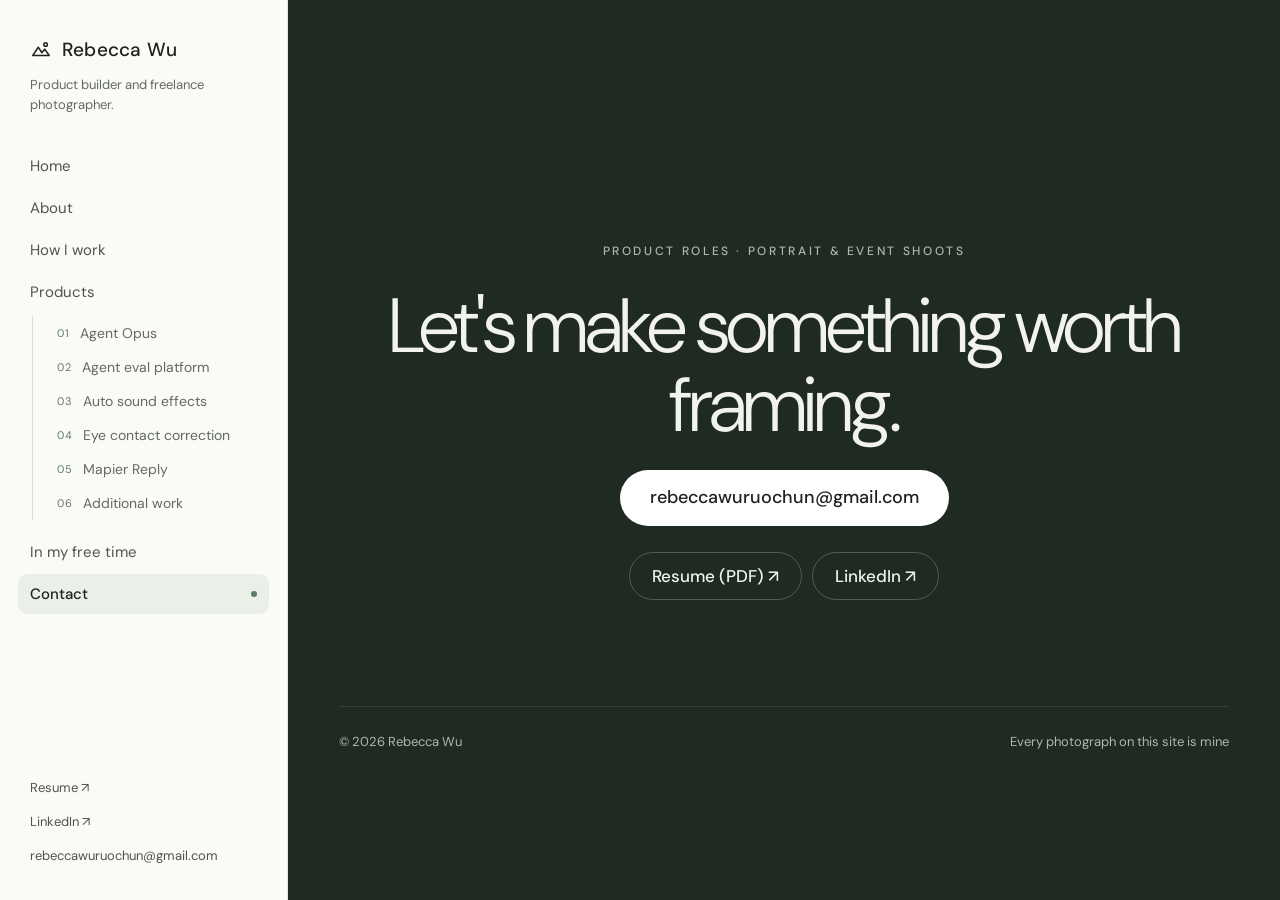
<file: contact/index.html>
<!doctype html>
<html lang="en">
<head>
<meta charset="utf-8">
<meta name="viewport" content="width=device-width, initial-scale=1">
<title>Contact — Rebecca Wu</title>
<meta name="description" content="Get in touch with Rebecca Wu about product roles or portrait and event shoots.">
<meta property="og:title" content="Contact — Rebecca Wu">
<meta property="og:description" content="Get in touch with Rebecca Wu about product roles or portrait and event shoots.">
<meta property="og:image" content="../assets/photos/hero-valley.jpg">
<meta property="og:type" content="website">
<meta name="twitter:card" content="summary_large_image">
<link rel="icon" href="../favicon.svg" type="image/svg+xml">
<link rel="preconnect" href="https://fonts.googleapis.com">
<link href="https://fonts.googleapis.com/css2?family=DM+Sans:opsz,wght@9..40,300;9..40,400;9..40,500;9..40,600&amp;display=swap" rel="stylesheet">
<link rel="stylesheet" href="../styles.css">
<script src="../site.js" defer></script>
</head>
<body>
<div class="page shell">
<aside class="sb" id="sb">
<div class="sb-head">
<a class="sb-brand" href="../"><svg aria-hidden="true" width="22" height="22" viewBox="0 0 24 24" fill="none" stroke="currentColor" stroke-width="1.6" stroke-linecap="round" stroke-linejoin="round"><path d="M3 18l6-9 4 6 3-4 5 7z"></path><circle cx="17" cy="6" r="2"></circle></svg>Rebecca Wu</a>
<p class="sb-tag">Product builder and freelance photographer.</p>
</div>
<button class="sb-toggle" type="button" aria-expanded="false" aria-controls="sb-nav">Menu</button>
<nav class="sb-nav" id="sb-nav" aria-label="Main">
<a href="../">Home</a>
<a href="../about/">About</a>
<a href="../process/">How I work</a>
<a href="../products/">Products</a>
<ul class="sb-sub"><li><a href="../work/agent-opus/"><span>01</span>Agent Opus</a></li><li><a href="../work/eval-platform/"><span>02</span>Agent eval platform</a></li><li><a href="../work/auto-sfx/"><span>03</span>Auto sound effects</a></li><li><a href="../work/eye-contact/"><span>04</span>Eye contact correction</a></li><li><a href="../work/mapier-reply/"><span>05</span>Mapier Reply</a></li><li><a href="../products/#additional"><span>06</span>Additional work</a></li></ul>
<a href="../photographs/">In my free time</a>
<a href="../contact/" aria-current="page">Contact</a>
</nav>
<div class="sb-foot">
<a href="../assets/Rebecca-Wu-Resume.pdf" target="_blank" rel="noopener">Resume ↗</a>
<a href="https://www.linkedin.com/in/rebecca-wu-uchicago/" target="_blank" rel="noopener">LinkedIn ↗</a>
<a href="mailto:rebeccawuruochun@gmail.com">rebeccawuruochun@gmail.com</a>
</div>
</aside>
<main class="main">
<section id="contact" style="background: #1F2A22; color: #F2F3EE; min-height: 100vh; min-height: 100dvh; display: flex; align-items: center">
<div style="flex: 1; max-width: 1240px; margin: 0 auto; padding: clamp(100px, 12vw, 150px) clamp(20px, 4vw, 56px) 56px; display: flex; flex-direction: column; align-items: center; text-align: center; gap: 26px">
<p style="margin: 0; font-size: 12px; font-weight: 500; letter-spacing: 0.22em; text-transform: uppercase; color: #AEB8AF">Product roles · Portrait &amp; event shoots</p>
<h2 style="margin: 0; max-width: 900px; font-size: clamp(40px, 6vw, 84px); line-height: 1.02; font-weight: 300; letter-spacing: -0.04em">Let's make something worth framing.</h2>
<a href="mailto:rebeccawuruochun@gmail.com" style="display: inline-flex; align-items: center; gap: 10px; min-height: 56px; padding: 0 30px; border-radius: 999px; background: #FFFFFF; color: #1E231F; text-decoration: none; font-weight: 500; font-size: clamp(15px, 1.6vw, 18px); max-width: 100%; box-sizing: border-box; overflow-wrap: anywhere">rebeccawuruochun@gmail.com</a>
<div style="display: flex; flex-wrap: wrap; justify-content: center; gap: 10px">
<a href="../assets/Rebecca-Wu-Resume.pdf" target="_blank" rel="noopener" style="display: inline-flex; align-items: center; min-height: 46px; padding: 0 22px; border-radius: 999px; border: 1px solid #4E5E52; text-decoration: none; font-weight: 500">Resume (PDF) ↗</a>
<a href="https://www.linkedin.com/in/rebecca-wu-uchicago/" target="_blank" rel="noopener" style="display: inline-flex; align-items: center; min-height: 46px; padding: 0 22px; border-radius: 999px; border: 1px solid #4E5E52; text-decoration: none; font-weight: 500">LinkedIn ↗</a>
</div>
<div style="width: 100%; display: flex; flex-wrap: wrap; justify-content: space-between; gap: 12px; margin-top: 80px; padding-top: 24px; border-top: 1px solid #34413A; font-size: 13px; color: #AEB8AF">
<span>© 2026 Rebecca Wu</span>
<span>Every photograph on this site is mine</span>
</div>
</div>
</section>

</main>
</div>
</body>
</html>
</file>
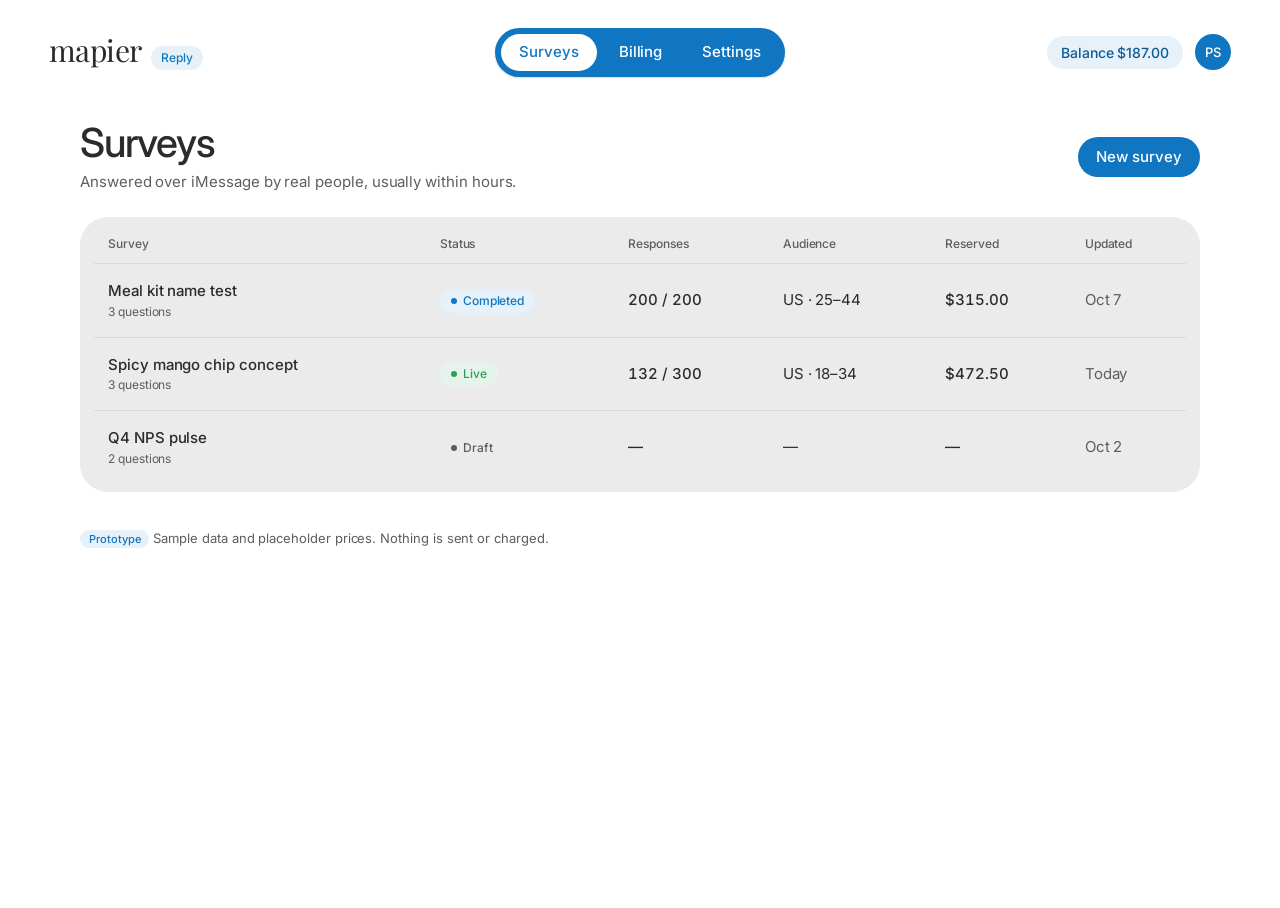
<file: mapier/index.html>
<!doctype html>
<html lang="en">
<head>
<meta charset="utf-8">
<meta name="viewport" content="width=device-width, initial-scale=1">
<link rel="icon" href="../favicon.svg" type="image/svg+xml">
<title>Mapier Reply Prototype</title>
<link rel="preconnect" href="https://fonts.googleapis.com">
<link rel="preconnect" href="https://fonts.gstatic.com" crossorigin>
<link rel="stylesheet" href="https://fonts.googleapis.com/css2?family=Google+Sans+Flex:wght@400;500&family=Inter:wght@400;500;600&family=JetBrains+Mono:wght@400&family=Playfair+Display:wght@500&display=swap">
<style>
/* Layout: mapier.ai shell. White ground, serif wordmark left, blue capsule nav centered, soft grey 28px cards, pill buttons; single light theme to match the brand site */
:root{
  --ground:#FFFFFF; --sunken:#EBEBEB; --raised:#F5F5F5; --ink:#2B2B2B; --ink-2:#5E5E5E; --ink-3:#6A6A6A; --hair:#DADADA;
  --theme:#1076C2; --theme-hover:#0D64A6; --theme-soft:#E7F1F9; --theme-deep:#0D5C96;
  --bub-gray:#E9E9EB; --bub-gray-fg:#000000; --bub-top:#56C4FF; --bub-bottom:#0B84FF;
  --good:#2E9D57; --bad:#CF372D; --bad-soft:#FDECEB; --neutral:#B4B4B4;
  --font-brand:'Playfair Display', ui-serif, Georgia, serif;
  --font-display:'Google Sans Flex','Google Sans','Inter', ui-sans-serif, system-ui, sans-serif;
  --font-body:'Inter', -apple-system, 'Segoe UI', Roboto, sans-serif;
  --font-mono:'JetBrains Mono', ui-monospace, Menlo, monospace;
  --r-card:28px; --r-inner:16px; --r-pill:9999px;
  color-scheme:light;
}
*{box-sizing:border-box}
html,body{height:100%}
body{background:var(--ground); color:var(--ink); font-family:var(--font-body); font-size:15px; line-height:1.5; letter-spacing:-0.004em}
button,input,select{font:inherit; color:inherit}
button{cursor:pointer}
:focus-visible{outline:2px solid var(--theme); outline-offset:2px}
h1,h2,h3{font-family:var(--font-display); font-weight:500; margin:0; text-wrap:balance; color:var(--ink)}
h1{font-size:clamp(30px,4vw,40px); letter-spacing:-0.03em; line-height:1.1}
h2{font-size:22px; letter-spacing:-0.018em}
h3{font-size:16px; letter-spacing:-0.01em}
.num{font-family:var(--font-display); font-variant-numeric:tabular-nums; font-weight:500}
.muted{color:var(--ink-2)}
.eyebrow{font-size:12px; letter-spacing:.04em; color:var(--ink-2); font-weight:500}

/* header */
.app{min-height:100%; display:flex; flex-direction:column}
.top{display:grid; grid-template-columns:1fr auto 1fr; align-items:center; gap:16px; padding:20px clamp(20px,3.2vw,48px); position:sticky; top:env(safe-area-inset-top,0px); background:color-mix(in srgb, var(--ground) 92%, transparent); backdrop-filter:blur(8px); z-index:5}
.brand{display:flex; align-items:baseline; gap:10px}
.wordmark{font-family:var(--font-brand); font-size:30px; letter-spacing:-0.02em; color:var(--ink); line-height:1}
.product{font-size:12px; font-weight:500; color:var(--theme); background:var(--theme-soft); padding:3px 10px; border-radius:var(--r-pill)}
.nav{display:flex; gap:4px; background:var(--theme); padding:6px; border-radius:var(--r-pill); box-shadow:0 1px 2px rgba(20,18,15,.16)}
.nav button{all:unset; cursor:pointer; padding:7px 18px; border-radius:var(--r-pill); color:#fff; font-family:var(--font-display); font-weight:500; font-size:15px}
.nav button[aria-current="page"]{background:#fff; color:var(--theme)}
.nav button:focus-visible{outline:2px solid #fff; outline-offset:1px}
.acct{justify-self:end; display:flex; align-items:center; gap:12px; font-family:var(--font-display); font-weight:500; color:var(--theme-deep)}
.avatar{width:36px; height:36px; border-radius:50%; background:var(--theme); color:#fff; display:grid; place-items:center; font-size:13px}

.main{padding-block:24px 80px; padding-inline:clamp(20px,3.2vw,48px); min-width:0; flex:1}
.view{max-width:1120px; margin:0 auto; display:flex; flex-direction:column; gap:24px}
.row{display:flex; gap:12px; align-items:center; flex-wrap:wrap}
.spread{justify-content:space-between}

.btn{border:0; background:var(--sunken); color:var(--ink); padding:9px 18px; border-radius:var(--r-pill); font-family:var(--font-display); font-weight:500; font-size:15px}
.btn:hover{background:#E0E0E0}
.btn.primary{background:var(--theme); color:#fff}
.btn.primary:hover{background:var(--theme-hover)}
.btn[disabled]{opacity:.4; cursor:not-allowed}
.btn.ghost{background:transparent; color:var(--theme-deep); padding-inline:0}
.btn.ghost:hover{text-decoration:underline}

.panel{background:var(--sunken); border-radius:var(--r-card); padding:28px}
.pill{display:inline-flex; align-items:center; gap:6px; padding:3px 11px; border-radius:var(--r-pill); font-size:12px; font-weight:500; background:var(--sunken); color:var(--ink-2)}
.pill::before{content:""; width:6px; height:6px; border-radius:50%; background:currentColor}
.pill.live{color:var(--good); background:#E5F4EA}
.pill.done{color:var(--theme); background:var(--theme-soft)}

/* surveys table */
.tablewrap{overflow-x:auto}
table{width:100%; border-collapse:collapse}
th{text-align:left; font-size:12px; color:var(--ink-2); font-weight:500; padding:10px 14px; border-bottom:1px solid var(--hair)}
td{padding:16px 14px; border-bottom:1px solid var(--hair); white-space:nowrap}
tbody tr:last-child td{border-bottom:0}
tbody tr{cursor:pointer}
tbody tr:hover td{background:var(--raised)}
td .name{font-weight:500}

/* templates */
.tpl-grid{display:grid; grid-template-columns:repeat(auto-fill,minmax(220px,1fr)); gap:16px}
.tpl{all:unset; cursor:pointer; border-radius:24px; padding:22px; background:var(--sunken); display:grid; gap:6px; transition:background .15s}
.tpl:hover{background:var(--theme-soft)}
.tpl:focus-visible{outline:2px solid var(--theme)}
.tpl b{font-family:var(--font-display); font-weight:500; font-size:18px}

/* stepper */
.stepper{display:flex; gap:4px; flex-wrap:wrap; background:var(--sunken); padding:5px; border-radius:var(--r-pill)}
.step{all:unset; display:flex; align-items:center; gap:8px; padding:6px 14px 6px 6px; border-radius:var(--r-pill); color:var(--ink-2); font-family:var(--font-display); font-weight:500; font-size:14px; cursor:default}
.step .dot{width:22px; height:22px; border-radius:50%; display:grid; place-items:center; font-size:12px; background:#fff; color:var(--ink-2)}
.step.on{color:var(--ink); background:#fff; box-shadow:0 1px 2px rgba(20,18,15,.12)}
.step.on .dot{background:var(--theme); color:#fff}
.step.done{cursor:pointer; color:var(--ink)}
.step.done .dot{background:var(--theme-soft); color:var(--theme)}

/* builder */
.split{display:grid; grid-template-columns:minmax(0,1fr) 340px; gap:28px; align-items:start}
.qcard{border-radius:24px; background:var(--sunken); padding:20px; display:grid; gap:12px}
.qhead{display:flex; gap:10px; align-items:center}
.qtag{font-family:var(--font-display); font-weight:500; font-size:13px; padding:3px 10px; border-radius:var(--r-pill); background:var(--theme); color:#fff}
input[type=text],input[type=number],select{border:1px solid transparent; background:#fff; border-radius:12px; padding:10px 12px; width:100%; min-width:0}
input[type=text]:hover,input[type=number]:hover,select:hover{border-color:var(--hair)}
select{width:auto; border-radius:var(--r-pill); padding-inline:14px}
.opt{display:flex; gap:8px; align-items:center}
.opt .key{font-family:var(--font-mono); font-size:12px; color:var(--ink-3); width:20px}
.iconbtn{all:unset; cursor:pointer; color:var(--ink-3); padding:4px 8px; border-radius:var(--r-pill); line-height:1; font-size:13px}
.iconbtn:hover{color:var(--bad); background:var(--bad-soft)}
.iconbtn[disabled]{opacity:.35; pointer-events:none}
.iconbtn:focus-visible{outline:2px solid var(--theme)}
.hint{font-size:13px; color:var(--ink-2)}
.warn-text{color:var(--bad); font-size:14px}

/* phone */
.phone{position:sticky; top:110px; border-radius:44px; padding:10px; background:#1D1B20; box-shadow:0 32px 64px -12px rgba(8,22,42,.35), 0 12px 28px -6px rgba(8,22,42,.25)}
.screen{border-radius:34px; background:#fff; height:580px; overflow-y:auto; padding:18px 12px; display:flex; flex-direction:column; gap:6px}
.screen .who{text-align:center; font-size:12px; color:var(--ink-2); margin-bottom:8px}
.screen .who b{display:block; color:var(--ink); font-size:13px; font-weight:600}
.bub{max-width:80%; padding:7px 12px; border-radius:18px; font-size:13.5px; line-height:1.35; white-space:pre-line; overflow-wrap:anywhere; font-family:-apple-system, 'SF Pro Text', var(--font-body)}
.bub.in{background:var(--bub-gray); color:var(--bub-gray-fg); align-self:flex-start; border-bottom-left-radius:6px}
.bub.out{background:linear-gradient(180deg,var(--bub-top) -60%,var(--bub-bottom) 100%); color:#fff; align-self:flex-end; border-bottom-right-radius:6px}
.phone-cap{text-align:center; font-size:13px; color:var(--ink-2); margin-top:12px}

/* audience */
.fields{display:grid; gap:24px}
.field{display:grid; gap:8px}
.chips{display:flex; gap:8px; flex-wrap:wrap}
.chip{border:0; background:#fff; padding:7px 15px; border-radius:var(--r-pill); font-family:var(--font-display); font-weight:500}
.chip[aria-pressed="true"]{background:var(--theme); color:#fff}
.stat{display:grid; gap:2px}
.stat .num{font-size:32px; letter-spacing:-0.02em}
.switch{display:flex; align-items:flex-start; gap:10px}
.switch input{width:18px; height:18px; accent-color:var(--theme); margin-top:2px}
.checks{display:grid; gap:6px}
.checks label{display:flex; gap:8px; align-items:center}
.checks input{accent-color:var(--theme)}

/* checkout */
.lines{display:grid; gap:12px}
.line{display:flex; justify-content:space-between; gap:12px}
.line.total{border-top:1px solid var(--hair); padding-top:14px; font-weight:500; font-size:18px; font-family:var(--font-display)}
.stepperinput{display:flex; align-items:center; gap:8px}
.stepperinput input{width:110px; text-align:center}
.card-mock{display:flex; justify-content:space-between; align-items:center; border-radius:var(--r-inner); padding:14px 16px; background:#fff}

/* review overlay */
.overlay{position:fixed; inset:0; background:rgba(29,27,32,.35); backdrop-filter:blur(4px); display:grid; place-items:center; padding:16px; z-index:10}
.overlay .panel{background:#fff; width:min(440px,100%); display:grid; gap:16px; box-shadow:0 32px 64px -12px rgba(8,22,42,.4)}
.check-row{display:flex; gap:10px; align-items:center}
.tick{width:22px; height:22px; border-radius:50%; display:grid; place-items:center; font-size:12px; background:var(--sunken); flex:none}
.tick.ok{background:var(--theme); color:#fff}
.tick.run{background:transparent; border:2px solid var(--theme); border-top-color:transparent; animation:spin .8s linear infinite}
@keyframes spin{to{transform:rotate(360deg)}}
@media (prefers-reduced-motion: reduce){.tick.run{animation:none}}

/* results */
.progress{height:8px; border-radius:var(--r-pill); background:#fff; overflow:hidden}
.progress > i{display:block; height:100%; background:var(--theme); border-radius:var(--r-pill); transition:width .6s ease}
@media (prefers-reduced-motion: reduce){.progress > i{transition:none}}
.ai{background:var(--theme); color:#fff; border-radius:var(--r-card); padding:28px; display:grid; gap:12px}
.ai h2{color:#fff}
.ai ul{margin:0; padding-left:20px; display:grid; gap:8px; font-size:16px}
.ai .hint, .ai .muted{color:rgba(255,255,255,.8)}
.badge{font-size:11px; padding:3px 10px; border-radius:var(--r-pill); background:var(--theme-soft); color:var(--theme); font-weight:600}
.ai .badge{background:rgba(255,255,255,.18); color:#fff}
.qnav{display:flex; gap:4px; flex-wrap:wrap; background:#fff; padding:4px; border-radius:var(--r-pill)}
.qnav button{border:0; background:transparent; border-radius:var(--r-pill); padding:5px 12px; font-family:var(--font-display); font-weight:500; font-size:13px; color:var(--ink-2)}
.qnav button[aria-current="true"]{background:var(--theme); color:#fff}
.qbody{display:grid; grid-template-columns:300px minmax(0,1fr); gap:28px; align-items:start}
.insight{background:#fff; border-radius:var(--r-inner); padding:18px 20px; display:grid; gap:8px}
.bars{display:grid; gap:14px}
.bar-row{display:grid; gap:5px}
.bar-row .lab{display:flex; justify-content:space-between; gap:12px; font-size:14px}
.bar-track{height:14px; background:#fff; border-radius:var(--r-pill); overflow:hidden; display:flex}
.bar-track i{display:block; height:100%; transition:width .6s ease}
@media (prefers-reduced-motion: reduce){.bar-track i{transition:none}}
.legend{display:flex; gap:14px; flex-wrap:wrap; font-size:13px; color:var(--ink-2)}
.legend span{display:flex; align-items:center; gap:6px}
.legend i{width:9px; height:9px; border-radius:50%; display:inline-block}
.quote{font-size:14px; border-left:2px solid var(--hair); padding-left:10px; color:var(--ink-2)}
.bignum{font-family:var(--font-display); font-size:44px; font-weight:500; letter-spacing:-0.03em; line-height:1}
.empty-note{padding:20px; background:#fff; border-radius:var(--r-inner); color:var(--ink-2)}

.toast{position:fixed; left:50%; bottom:calc(24px + env(safe-area-inset-bottom, 0px)); transform:translateX(-50%); background:#1D1B20; color:#fff; padding:11px 18px; border-radius:var(--r-pill); font-size:14px; z-index:20}
.proto{font-size:11px; color:var(--theme); background:var(--theme-soft); border-radius:var(--r-pill); padding:2px 9px; font-weight:500}

@media (max-width: 960px){
  .split{grid-template-columns:minmax(0,1fr)}
  .phone{position:static; max-width:340px; margin:0 auto; width:100%}
  .qbody{grid-template-columns:minmax(0,1fr)}
}
@media (max-width: 760px){
  .top{grid-template-columns:1fr auto; row-gap:12px}
  .nav{grid-column:1 / -1; grid-row:2; justify-self:start}
  .acct span:first-child{display:none}
  .panel{padding:20px; border-radius:22px}
}

/* v3 additions: builder panel, billing */
.view > .row select, .field > input[type=text]#survey-name{background:var(--sunken)}
.balance-pill{all:unset; cursor:pointer; font-family:var(--font-display); font-weight:500; font-size:14px; color:var(--theme-deep); background:var(--theme-soft); padding:6px 14px; border-radius:var(--r-pill)}
.balance-pill:hover{background:#D9E9F5}
.balance-pill:focus-visible{outline:2px solid var(--theme)}
.builder{display:grid; grid-template-columns:290px minmax(0,1fr) 300px; gap:24px; align-items:start}
.addpanel{position:sticky; top:110px; background:var(--sunken); border-radius:24px; padding:16px; display:grid; gap:14px}
.tabs{display:flex; gap:4px; background:#fff; padding:4px; border-radius:var(--r-pill)}
.tabs button{flex:1; border:0; background:transparent; border-radius:var(--r-pill); padding:7px 6px; font-family:var(--font-display); font-weight:500; font-size:13px; color:var(--ink-2); white-space:nowrap}
.tabs button[aria-selected="true"]{background:var(--theme); color:#fff}
.elems{display:grid; gap:8px; max-height:520px; overflow-y:auto}
.elem{background:#fff; border-radius:var(--r-inner); padding:12px 14px; display:grid; gap:4px}
.elem .row{gap:8px}
.elem b{font-weight:500; flex:1}
.elem .tip{font-size:12px; color:var(--theme-deep)}
.mini{border:0; background:var(--theme-soft); color:var(--theme); border-radius:var(--r-pill); padding:4px 12px; font-family:var(--font-display); font-weight:500; font-size:13px}
.mini:hover{background:#D9E9F5}
.mini[disabled]{opacity:.4; cursor:not-allowed}
textarea{border:1px solid transparent; background:#fff; border-radius:12px; padding:10px 12px; width:100%; min-height:130px; resize:vertical; font:inherit; color:inherit}
textarea:hover{border-color:var(--hair)}
.parsed{display:grid; gap:6px}
.parsed .p{background:#fff; border-radius:12px; padding:8px 12px; display:flex; gap:8px; align-items:baseline; font-size:14px}
.parsed .p.over{opacity:.45}
.typetag{font-size:11px; padding:2px 8px; border-radius:var(--r-pill); background:var(--sunken); color:var(--ink-2); white-space:nowrap}
.suggest{display:flex; flex-wrap:wrap; gap:6px}
.suggest button{border:0; background:#fff; border-radius:var(--r-pill); padding:5px 11px; font-size:12.5px; color:var(--ink-2)}
.suggest button:hover{color:var(--ink)}
.radio{display:flex; gap:14px; font-size:14px}
.radio label{display:flex; gap:6px; align-items:center}
.radio input{accent-color:var(--theme)}
.canvas-empty{border:2px dashed var(--hair); border-radius:24px; padding:40px 24px; text-align:center; color:var(--ink-2)}
.aitag{font-size:11px; padding:2px 8px; border-radius:var(--r-pill); background:var(--theme-soft); color:var(--theme); font-weight:600}
.statgrid{display:grid; grid-template-columns:repeat(3,minmax(0,1fr)); gap:16px}
.statcard{background:var(--sunken); border-radius:24px; padding:22px; display:grid; gap:4px}
.statcard .num{font-size:30px; letter-spacing:-0.02em}
.amt-pos{color:var(--good)}
.amt-neg{color:var(--ink)}
.topup{display:grid; gap:12px; background:#fff; border-radius:var(--r-inner); padding:16px}
.notice{background:var(--theme-soft); color:var(--theme-deep); border-radius:var(--r-inner); padding:12px 14px; font-size:14px}
.reported{color:var(--ink-3); font-size:13px}
@media (max-width: 1180px){ .builder{grid-template-columns:270px minmax(0,1fr)} .builder > .phonecol{grid-column:1 / -1} .phone{position:static; max-width:340px; margin:0 auto} }
@media (max-width: 760px){ .builder{grid-template-columns:minmax(0,1fr)} .addpanel{position:static} .statgrid{grid-template-columns:minmax(0,1fr)} .balance-pill{display:none} }
.settings{display:grid; grid-template-columns:200px minmax(0,1fr); gap:28px; align-items:start}
.setnav{position:sticky; top:110px; display:grid; gap:2px}
.setnav button{all:unset; cursor:pointer; padding:8px 14px; border-radius:var(--r-pill); color:var(--ink-2); font-family:var(--font-display); font-weight:500}
.setnav button:hover{background:var(--sunken); color:var(--ink)}
.setnav button:focus-visible{outline:2px solid var(--theme)}
@media (max-width: 760px){ .settings{grid-template-columns:minmax(0,1fr)} .setnav{position:static; display:flex; flex-wrap:wrap} }
.card-mock{flex-wrap:wrap; gap:8px}
.smart-result{display:grid; gap:10px}
.fchip{background:#fff; border-radius:var(--r-pill); padding:6px 12px; font-size:13.5px}
.fchip b{font-weight:500}
.smartbox{background:linear-gradient(180deg, var(--theme-soft), var(--sunken))}
</style>
</head>
<body>

<div class="app">
  <header class="top">
    <div class="brand"><span class="wordmark">mapier</span><span class="product">Reply</span></div>
    <nav class="nav" aria-label="Main">
      <button id="nav-surveys" aria-current="page">Surveys</button>
      <button id="nav-billing">Billing</button>
      <button id="nav-settings">Settings</button>
    </nav>
    <div class="acct"><button class="balance-pill" id="bal-pill"></button><span class="avatar" aria-label="Priya Shah, Acme Snacks">PS</span></div>
  </header>
  <main class="main" id="main"></main>
</div>
<div id="overlay-root"></div>
<div class="toast" id="toast" hidden></div>

<script>
(function(){
const $ = s => document.querySelector(s);
const esc = s => String(s ?? '').replace(/[&<>"']/g, c => ({'&':'&amp;','<':'&lt;','>':'&gt;','"':'&quot;',"'":'&#39;'}[c]));
const fmt$ = n => (n<0?'−':'') + '$' + Math.abs(n).toLocaleString('en-US',{minimumFractionDigits:2, maximumFractionDigits:2});
const fmtN = n => n.toLocaleString('en-US');
const clone = o => JSON.parse(JSON.stringify(o));
function hash(s){let h=2166136261; for(const c of s){h^=c.charCodeAt(0); h=Math.imul(h,16777619);} return (h>>>0);}

/* ---------- billing model (placeholders, see PRD Billing & pricing) ---------- */
const FEE = 0.40, SCREEN_PAY = 0.25, MIN_TOPUP = 50;
const minReward = qs => 1.00 + 0.25*Math.max(0, qs.length-3);
const wallet = {available:187.00, reserved:287.70, spentMonth:475.30,
  methods:[{id:'v',brand:'Visa',last4:'4242',exp:'08/28',main:true},{id:'m',brand:'Mastercard',last4:'5100',exp:'10/26',backup:true,expSoon:true}],
  autoTopup:{on:false, below:50, amt:200},
  details:{address:'Acme Snacks Inc., 500 Howard St, San Francisco, CA 94105', tax:'', email:'billing@acmesnacks.com'}};
const settings = {name:'Priya Shah', email:'priya@acmesnacks.com', signin:'google',
  notify:{launched:true, filled:true, slow:true, lowbal:true, weekly:false},
  defaults:{rewardBump:0, capPct:0.5, reminder:'1h', runDays:7}, sender:'mapier', retention:'365',
  get(p){ return p.split('.').reduce((o,k)=>o[k], this); },
  set(p,v){ const ks=p.split('.'); let o=this; ks.slice(0,-1).forEach(k=>o=o[k]); o[ks[ks.length-1]]=v; }};
function senderName(){ return settings.sender==='branded'?'Mapier Research for Acme Snacks':'Mapier Research'; }
function mainCard(){ const m=wallet.methods.find(x=>x.main); return m.brand+(m.last4?' ending '+m.last4:''); }
const txns = [
  {date:'Oct 8', desc:'Reserved for launch', survey:'Spicy mango chip concept', amt:-472.50},
  {date:'Oct 8', desc:'Top-up', survey:'—', amt:450.00, receipt:true},
  {date:'Oct 7', desc:'Released: unused screen-out slots', survey:'Meal kit name test', amt:24.50},
  {date:'Oct 7', desc:'Reserved for launch', survey:'Meal kit name test', amt:-315.00},
  {date:'Oct 6', desc:'Top-up', survey:'—', amt:500.00, receipt:true}
];

const TYPES = {single:'Single choice', multi:'Multi-select', rating:'Rating 1–5', nps:'NPS 0–10', yesno:'Yes / No', number:'Number', text:'Short text'};
const AGES = ['18–24','25–34','35–44','45–54','55+'];
const AGE_SHARE = [0.16,0.24,0.22,0.19,0.19];
const REGIONS = {'All US':1,'Northeast':0.18,'Midwest':0.21,'South':0.38,'West':0.23};
const PANEL = 52400, MAXQ = Infinity, MAXOPT = 6, LONG_SURVEY = 8;

const ELEMENTS = [
  {id:'gender', label:'Gender', profile:true, q:{type:'single', text:'Which best describes your gender?', options:['Woman','Man','Non-binary','Prefer not to say']}},
  {id:'age', label:'Age range', profile:true, q:{type:'single', text:'What is your age range?', options:['18–24','25–34','35–44','45–54','55+']}},
  {id:'region', label:'US region', profile:true, q:{type:'single', text:'Which part of the US do you live in?', options:['Northeast','Midwest','South','West']}},
  {id:'zip', label:'ZIP code', q:{type:'number', text:'What is your ZIP code?'}},
  {id:'income', label:'Household income', q:{type:'single', text:'What is your household income?', options:['Under $50k','$50k–$99k','$100k–$149k','$150k or more','Prefer not to say']}},
  {id:'employment', label:'Employment status', q:{type:'single', text:'What is your employment status?', options:['Full-time','Part-time','Self-employed','Student','Not working']}},
  {id:'kids', label:'Kids at home', q:{type:'yesno', text:'Do you have kids under 18 at home?'}},
  {id:'shop', label:'Online shopping', q:{type:'single', text:'How often do you shop online?', options:['Weekly or more','1–3 times a month','Rarely']}}
];

const TEMPLATES = [
  {id:'name', title:'Name test', desc:'Pick the stronger of 2–4 names.', name:'Meal kit name test', qs:[
    {type:'single', text:'How often do you order takeout?', options:['Weekly or more','1–3 times a month','Rarely']},
    {type:'single', text:'Which name do you like more for a meal kit?', options:['FreshBox','Plated Daily']},
    {type:'text', text:'In a few words, why?'}]},
  {id:'concept', title:'Concept test', desc:'Gauge appeal and purchase intent.', name:'New flavor concept', qs:[
    {type:'rating', text:'How appealing is a spicy mango chip?'},
    {type:'single', text:'How likely are you to buy it?', options:['Definitely','Probably','Not sure','Probably not']},
    {type:'text', text:'What would make it better?'}]},
  {id:'nps', title:'NPS', desc:'Measure loyalty and the reason behind it.', name:'Q4 NPS pulse', qs:[
    {type:'nps', text:'How likely are you to recommend Acme Snacks to a friend?'},
    {type:'text', text:'What’s the main reason for your score?'}]},
  {id:'pricing', title:'Pricing check', desc:'Find what people expect to pay.', name:'Subscription price check', qs:[
    {type:'single', text:'At $12 a month, would you subscribe?', options:['Definitely','Probably','Not sure','Probably not','Definitely not']},
    {type:'number', text:'What’s the most you’d pay per month, in dollars?'}]},
  {id:'message', title:'Message test', desc:'See which headline lands.', name:'Homepage headline test', qs:[
    {type:'single', text:'Which headline makes you want to learn more?', options:['Real food, ready in 10','Dinner, solved','Cook less, eat better']},
    {type:'text', text:'What made you pick it?'}]}
];
const AI_ALTS = {
  single:['Which of these fits you best?','Which option would you pick?'],
  text:['What’s the main reason?','Tell us why in a few words.'],
  rating:['How much do you like this idea, from 1 to 5?'], nps:['How likely are you to recommend us to a friend?'],
  yesno:['Would you try this?'], number:['About how many dollars would you spend?'], multi:['Which of these apply to you?']
};

/* ---------- sample surveys ---------- */
const surveys = [
  {id:'s1', name:'Meal kit name test', status:'done', n:200, got:200, reward:1.00, cap:100, reserve:315.00, audience:'US · 25–44', updated:'Oct 7', fillTime:'52 min',
   qs:[
     {type:'single', text:'How often do you order takeout?', options:['Weekly or more','1–3 times a month','Rarely'], w:[0.41,0.39,0.20]},
     {type:'single', text:'Which name do you like more for a meal kit?', options:['FreshBox','Plated Daily'], w:[0.38,0.62]},
     {type:'text', text:'In a few words, why?', topics:[['Sounds like real food',60,6,2],['Sounds fresh or healthy',40,5,2],['Sounds cheap or generic',2,6,25],['Hard to remember',0,5,16]],
      quotes:['“Plated Daily sounds like an actual dinner.”','“FreshBox feels like a diet product.”'],
      answers:['sounds like real food','FreshBox feels like a diet thing','easier to remember','Plated sounds fancier','sounds healthy']}],
   insights:{0:'Takeout is a habit for most: 80% order at least monthly.', 1:'Plated Daily wins 62% to 38%. The lead is strongest among weekly takeout orderers (71%).', 2:'“Real food” is the main reason Plated Daily wins. FreshBox reads as cheap or generic, the top negative theme.'},
   summary:['62% prefer Plated Daily, and it leads in every age group','Weekly takeout orderers lean hardest toward Plated Daily (71%)','Top reason: it “sounds like real food” (34% of open answers)']},
  {id:'s2', name:'Spicy mango chip concept', status:'live', n:300, got:132, reward:1.00, cap:150, reserve:472.50, audience:'US · 18–34', updated:'Today', qs:clone(TEMPLATES[1].qs)},
  {id:'s3', name:'Q4 NPS pulse', status:'draft', n:200, got:0, audience:'—', updated:'Oct 2', qs:clone(TEMPLATES[2].qs)}
];

const state = {smart:{text:'',busy:false,result:null}, moreOpen:false, view:'home', draft:null, step:1, tab:'elements', resultsId:null, qi:0, filter:{age:'All ages', gender:'Everyone', region:'All US'},
  importText:'', parsed:null, aiGoal:'', aiMode:'replace', aiBusy:false, topupOpen:false, topupAmt:100, reported:{}};
let ticker = null;

function toast(msg){const t=$('#toast'); t.textContent=msg; t.hidden=false; clearTimeout(toast._t); toast._t=setTimeout(()=>t.hidden=true,2600);}
function go(view){ state.view=view; if(ticker && view!=='results'){clearInterval(ticker); ticker=null;} render(); window.scrollTo(0,0); }

/* ---------- HOME ---------- */
function viewHome(){
  const rows = surveys.map(s=>{
    const pill = s.status==='live'?'<span class="pill live">Live</span>':s.status==='done'?'<span class="pill done">Completed</span>':'<span class="pill">Draft</span>';
    return `<tr data-id="${s.id}" tabindex="0">
      <td><div class="name">${esc(s.name)}</div><div class="muted" style="font-size:12px">${s.qs.length} questions</div></td>
      <td>${pill}</td>
      <td class="num">${s.status==='draft'?'—':fmtN(s.got)+' / '+fmtN(s.n)}</td>
      <td>${esc(s.audience)}</td>
      <td class="num">${s.reserve?fmt$(s.reserve):'—'}</td>
      <td class="muted">${esc(s.updated)}</td></tr>`;}).join('');
  return `<div class="view">
    <div class="row spread"><div><h1>Surveys</h1><p class="muted" style="margin:6px 0 0">Answered over iMessage by real people, usually within hours.</p></div>
    <button class="btn primary" id="new-survey">New survey</button></div>
    <div class="panel" style="padding:8px 14px"><div class="tablewrap"><table>
      <thead><tr><th>Survey</th><th>Status</th><th>Responses</th><th>Audience</th><th>Reserved</th><th>Updated</th></tr></thead>
      <tbody>${rows}</tbody></table></div></div>
    <p class="hint"><span class="proto">Prototype</span> Sample data and placeholder prices. Nothing is sent or charged.</p>
  </div>`;
}
function viewTemplates(){
  return `<div class="view">
    <div><button class="btn ghost" id="back-home">← Surveys</button><h1 style="margin-top:8px">Start a survey</h1>
    <p class="muted" style="margin:6px 0 0">Start blank and build with form elements, imports or AI, or start from a template.</p></div>
    <div class="tpl-grid"><button class="tpl" data-tpl="blank" style="background:var(--theme-soft)"><b>Start blank</b><span class="muted">Open the builder with an empty survey.</span><span class="hint">Form elements · Import · Create with AI</span></button>
    ${TEMPLATES.map(t=>`<button class="tpl" data-tpl="${t.id}"><b>${t.title}</b><span class="muted">${t.desc}</span><span class="hint">${t.qs.length} questions</span></button>`).join('')}</div>
  </div>`;
}
function stepper(){
  const steps=['Audience','Questions','Review and pay'];
  return `<div class="stepper" role="list">${steps.map((s,i)=>{const n=i+1; const cls=n===state.step?'on':n<state.step?'done':'';
    return `<button class="step ${cls}" role="listitem" data-step="${n}" ${n<state.step?'':'tabindex="-1"'}><span class="dot">${n<state.step?'✓':n}</span>${s}</button>`;}).join('')}</div>`;
}

/* ---------- BUILDER ---------- */
function problems(d){
  const p=[]; if(!d.qs.length) p.push('Add at least one question.');
  d.qs.forEach((q,i)=>{ if(!q.text.trim()) p.push(`Q${i+1} needs question text.`);
    if((q.type==='single'||q.type==='multi') && q.options.filter(o=>o.trim()).length<2) p.push(`Q${i+1} needs at least 2 answer options.`);});
  return p;
}
function addQuestions(list, mode){
  const d=state.draft; if(mode==='replace') d.qs=[];
  const room=MAXQ-d.qs.length; const take=list.slice(0,Math.max(0,room)).map(clone);
  d.qs.push(...take); return {added:take.length, skipped:list.length-take.length};
}
function panelElements(){
  const full=state.draft.qs.length>=MAXQ;
  return `<div class="elems">${ELEMENTS.map(e=>`<div class="elem"><div class="row"><b>${e.label}</b><span class="typetag">${TYPES[e.q.type]}</span>
    <button class="mini" data-elem="${e.id}" ${full?'disabled':''} aria-label="Add ${e.label}">Add</button></div>
    ${e.profile?'<span class="tip">Already in respondent profiles. Use it as an audience filter to save a question.</span>':''}</div>`).join('')}</div>
    ${full?'<span class="hint">Your survey has 5 questions, the maximum.</span>':''}`;
}
function parseImport(txt){
  const out=[]; const blocks=txt.split(/\n\s*\n/).map(b=>b.trim()).filter(Boolean);
  const lines = blocks.length>1?blocks:txt.split('\n').map(l=>l.trim()).filter(Boolean).reduce((acc,l)=>{ if(/^([-*•]|\d+[).]|[A-Fa-f][).])\s+/.test(l) && acc.length) acc[acc.length-1]+='\n'+l; else acc.push(l); return acc;},[]);
  lines.forEach(b=>{ const ls=b.split('\n').map(x=>x.trim()).filter(Boolean); const text=ls[0].replace(/^(Q?\d+[).:]\s*)/i,'');
    const opts=ls.slice(1).map(x=>x.replace(/^([-*•]|\d+[).]|[A-Fa-f][).])\s*/,'')).filter(Boolean);
    let type='text';
    if(opts.length>=2) type=/all that apply|select all/i.test(text)?'multi':'single';
    else if(/recommend|0\s*(–|-|to)\s*10/i.test(text)) type='nps';
    else if(/1\s*(–|-|to)\s*5|rate/i.test(text)) type='rating';
    else if(/how (many|much)|zip|\$/i.test(text)) type='number';
    else if(/^(do|did|are|is|have|has|would|will|can)\b/i.test(text)) type='yesno';
    const q={type,text:text.slice(0,120)}; if(type==='single'||type==='multi') q.options=opts.slice(0,MAXOPT).map(o=>o.slice(0,40));
    out.push(q); });
  return out;
}
function parseCSV(txt){
  const rows=txt.split(/\r?\n/).filter(r=>r.trim()); if(!rows.length) return [];
  const cells=r=>{const o=[];let cur='',q=false;for(const ch of r){if(ch==='"'){q=!q;continue;} if(ch===','&&!q){o.push(cur);cur='';} else cur+=ch;} o.push(cur); return o.map(x=>x.trim());};
  let start=0; const h=cells(rows[0]).map(x=>x.toLowerCase()); if(h[0]==='question') start=1;
  return rows.slice(start).map(r=>{const [text,type,opts]=cells(r); const t=Object.keys(TYPES).includes((type||'').toLowerCase())?type.toLowerCase():(opts?'single':'text');
    const q={type:t,text:(text||'').slice(0,120)}; if(t==='single'||t==='multi') q.options=(opts||'').split('|').map(o=>o.trim().slice(0,40)).filter(Boolean).slice(0,MAXOPT); return q;}).filter(q=>q.text);
}
function panelImport(){
  const p=state.parsed; const room=MAXQ-state.draft.qs.length;
  return `<div class="field"><label class="eyebrow" for="imp-text">Paste questions</label>
    <textarea id="imp-text" placeholder="How often do you order takeout?&#10;1) Weekly or more&#10;2) 1–3 times a month&#10;3) Rarely&#10;&#10;In a few words, why?">${esc(state.importText)}</textarea>
    <span class="hint">One question per paragraph. Put answer options on the lines below it.</span></div>
    <div class="row"><button class="mini" id="imp-parse" ${state.importText.trim()?'':'disabled'}>Review questions</button>
    <label class="mini" style="cursor:pointer">Upload CSV<input type="file" id="imp-file" accept=".csv,text/csv" hidden></label></div>
    <span class="hint">CSV columns: question, type, options (separate options with |).</span>
    ${p?`<div class="parsed"><span class="eyebrow">${p.length} found · ${Math.min(p.length,room)} will be added</span>${p.map((q,i)=>`<div class="p ${i>=room?'over':''}"><span class="typetag">${TYPES[q.type]}</span><span>${esc(q.text)}${i>=room?' <span class="hint">· over the 5-question limit</span>':''}</span></div>`).join('')}
      <button class="btn primary" id="imp-add" ${room<=0||!p.length?'disabled':''}>Add ${Math.min(p.length,room)} question${Math.min(p.length,room)===1?'':'s'}</button></div>`:''}`;
}
function panelAI(){
  return `<div class="field"><label class="eyebrow" for="ai-goal">What do you want to learn?</label>
    <textarea id="ai-goal" style="min-height:96px" placeholder="Test 2 names for a meal kit with people who order takeout weekly">${esc(state.aiGoal)}</textarea></div>
    <div class="suggest">${['Test 2 names for a meal kit','Price check for a $12/month plan','Which homepage headline works best','NPS for our snack brand'].map(s=>`<button data-suggest="${esc(s)}">${esc(s)}</button>`).join('')}</div>
    <div class="radio" role="radiogroup" aria-label="Where the draft goes"><label><input type="radio" name="aimode" value="replace" ${state.aiMode==='replace'?'checked':''}> Replace survey</label><label><input type="radio" name="aimode" value="add" ${state.aiMode==='add'?'checked':''}> Add to survey</label></div>
    <button class="btn primary" id="ai-go" ${state.aiGoal.trim()&&!state.aiBusy?'':'disabled'}>${state.aiBusy?'Drafting…':'Create draft'}</button>
    <span class="hint">AI drafts the questions and a suggested screener. It never adds links or asks for personal data.</span>`;
}
function aiDraft(goal){
  const g=goal.toLowerCase(); let t=TEMPLATES[1];
  if(/name/.test(g)) t=TEMPLATES[0]; else if(/price|\$|pay/.test(g)) t=TEMPLATES[3]; else if(/nps|recommend|loyal/.test(g)) t=TEMPLATES[2]; else if(/headline|message|copy/.test(g)) t=TEMPLATES[4];
  return {name:t.name, qs:t.qs.map(q=>({...clone(q), ai:true}))};
}
function viewBuilder(){
  const d=state.draft;
  const cards=d.qs.map((q,i)=>{
    const opts=(q.type==='single'||q.type==='multi')?`<div class="field">${q.options.map((o,j)=>`<div class="opt"><span class="key">${j+1})</span>
      <input type="text" id="q${i}-o${j}" data-q="${i}" data-o="${j}" value="${esc(o)}" placeholder="Option ${j+1}" maxlength="40">
      <button class="iconbtn" data-delopt="${i}:${j}" aria-label="Remove option ${j+1}" ${q.options.length<=2?'disabled':''}>✕</button></div>`).join('')}
      ${q.options.length<MAXOPT?`<button class="btn ghost" style="justify-self:start;padding:4px 0" data-addopt="${i}">+ Add option</button>`:''}</div>`:
      `<p class="hint" style="margin:0">${{rating:'People reply with a number from 1 to 5.',nps:'People reply with a number from 0 to 10.',yesno:'People reply YES or NO.',number:'People reply with a number.',text:'People reply in a few words. AI groups answers into themes.'}[q.type]}</p>`;
    return `<div class="qcard"><div class="qhead"><span class="qtag">Q${i+1}</span>
      <select id="q${i}-type" data-type="${i}" aria-label="Question type">${Object.entries(TYPES).map(([k,v])=>`<option value="${k}" ${k===q.type?'selected':''}>${v}</option>`).join('')}</select>
      ${q.ai?'<span class="aitag">AI</span>':''}<span style="flex:1"></span>
      ${q.ai?`<button class="iconbtn" data-regen="${i}" aria-label="Regenerate Q${i+1}" style="color:var(--theme)">↻ Regenerate</button>`:''}
      <button class="iconbtn" data-delq="${i}" aria-label="Delete Q${i+1}">Delete</button></div>
      <input type="text" id="q${i}-text" data-qt="${i}" value="${esc(q.text)}" placeholder="Write your question" maxlength="120">
      ${opts}</div>`;}).join('');
  const p=problems(d);
  const tabs={elements:'Form elements', import:'Import', ai:'Create with AI'};
  return `<div class="view">
    <div class="row spread"><button class="btn ghost" id="back-home">← Surveys</button>${stepper()}</div>
    <div class="builder">
      <aside class="addpanel" aria-label="Add questions"><h3>Add questions</h3>
        <div class="tabs" role="tablist">${Object.entries(tabs).map(([k,v])=>`<button role="tab" data-tab="${k}" aria-selected="${state.tab===k}">${v}</button>`).join('')}</div>
        <div role="tabpanel" style="display:grid;gap:12px">${state.tab==='elements'?panelElements():state.tab==='import'?panelImport():panelAI()}</div>
      </aside>
      <div style="display:grid;gap:14px;min-width:0">
        <div class="field"><label class="eyebrow" for="survey-name">Survey name</label><input type="text" id="survey-name" value="${esc(d.name)}" maxlength="60"></div>
        ${d.screener?`<div class="qcard" style="background:var(--theme-soft)"><div class="qhead"><span class="qtag">Screener</span><span class="hint">Set in Audience · sent first</span><span style="flex:1"></span><button class="mini" id="back-aud3">Edit</button></div><b style="font-weight:500">${esc(d.screener.text)}</b><span class="hint">Keep: ${d.screener.keep.map(j=>['Yes','No'][j]).join(', ')}</span></div>`:''}
        ${d.qs.length?cards:'<div class="canvas-empty"><h3>No questions yet</h3><p style="margin:6px 0 0">Add form elements, import your own questions, or create a draft with AI.</p></div>'}
        <div class="row spread"><button class="btn" id="add-q" ${d.qs.length>=MAXQ?'disabled':''}>+ Write a question</button>
          <span class="hint">${d.qs.length} question${d.qs.length===1?'':'s'} · about ${Math.max(20,d.qs.length*20)} seconds to answer · reward from ${fmt$(minReward(d.qs))}</span></div>
        ${d.qs.length>LONG_SURVEY?'<div class="notice">Long surveys lose more people over text. Consider trimming, or move profile questions (age, gender, region) into audience filters.</div>':''}
        ${p.length?`<div class="warn-text">${esc(p[0])}</div>`:''}
        <div class="row spread"><button class="btn" id="back-aud2">Back to audience</button><button class="btn primary" id="to-pay" ${p.length?'disabled':''}>Continue to review</button></div>
      </div>
      <div class="phonecol"><div class="phone" aria-label="iMessage preview">${phoneThread(d)}</div><div class="phone-cap">What respondents see in Messages</div></div>
    </div>
  </div>`;
}
function promptFor(q,i,total){
  let t=`Q${i+1}/${total}: ${q.text||'…'}`;
  if(q.type==='single') t+='\n'+q.options.map((o,j)=>`${j+1}) ${o||'…'}`).join('\n');
  if(q.type==='multi') t+='\n'+q.options.map((o,j)=>`${j+1}) ${o||'…'}`).join('\n')+'\nReply with all that apply, like 1,3';
  if(q.type==='rating') t+='\nReply 1 (not at all) to 5 (very)';
  if(q.type==='nps') t+='\nReply 0 (not likely) to 10 (very likely)';
  if(q.type==='yesno') t+='\nReply YES or NO';
  if(q.type==='number') t+='\nReply with a number';
  return t;
}
const SAMPLE_REPLY={single:'1',multi:'1,3',rating:'4',nps:'9',yesno:'Yes',number:'15',text:'sounds more like real food'};
function phoneThread(d){
  const AQ=allQs(d); const total=AQ.length; const r=fmt$(d.reward||minReward(d.qs)).replace('.00','');
  let html=`<div class="screen"><div class="who"><b>Mapier Research</b>iMessage · Today 10:42 AM</div>
    <div class="bub in">Hi Jess, it’s ${esc(senderName())}. Got ${Math.max(20,total*20)} sec for a ${r} survey? Reply YES to start, STOP to opt out.</div><div class="bub out">Yes</div>`;
  AQ.forEach((q,i)=>{ html+=`<div class="bub in">${esc(promptFor(q,i,total))}</div><div class="bub out">${SAMPLE_REPLY[q.type]}</div>`; });
  html+= total?`<div class="bub in">Done, thanks! ${r} is on its way to your PayPal.</div></div>`:'</div>';
  return html;
}

/* ---------- AUDIENCE (step 1) ---------- */
const INCOMES=['Under $50k','$50k–$99k','$100k–$149k','$150k or more'], INCOME_SHARE=[0.35,0.3,0.18,0.17];
const EMPLOY=['Full-time','Part-time','Self-employed','Student','Not working'], EMPLOY_SHARE=[0.48,0.14,0.1,0.1,0.18];
const SHOP=['Weekly or more','1–3 times a month','Rarely'], SHOP_SHARE=[0.38,0.42,0.2];
const allQs = d => d.screener ? [d.screener, ...d.qs] : d.qs;
const STATES={South:['texas','florida','georgia','tennessee','carolina','alabama','virginia','louisiana','kentucky','oklahoma','arkansas','mississippi','atlanta','houston','dallas','austin','miami'],
  West:['california','washington','oregon','nevada','arizona','colorado','utah','west coast','seattle','los angeles','san francisco','bay area','portland','denver','phoenix'],
  Northeast:['new york','nyc','boston','massachusetts','new jersey','pennsylvania','connecticut','maine','philadelphia','east coast'],
  Midwest:['illinois','chicago','ohio','michigan','minnesota','wisconsin','indiana','iowa','missouri','detroit','midwest']};
function smartParse(text){
  const t=' '+text.toLowerCase()+' '; const r={ages:null, gender:null, region:null, income:null, employment:null, kids:null, shopping:null, reasons:[], screener:null, refused:[]};
  const why=(label,val,src)=>r.reasons.push({label,val,src});
  const m=(re)=>{const x=t.match(re); return x?x[0].trim():null;};
  let s;
  if(s=m(/\bgen ?z\b|\bcollege\b|\bteens?\b/)){ r.ages=['18–24']; }
  else if(s=m(/\bmillennials?\b/)){ r.ages=['25–34','35–44']; }
  else if(s=m(/\bgen ?x\b/)){ r.ages=['45–54']; }
  else if(s=m(/\bboomers?\b|\bseniors?\b|\bretirees?\b|over 55|55\+/)){ r.ages=['55+']; }
  else if(s=m(/\bin their (20|30|40|50)s\b/)){ const d=s.match(/\d+/)[0]; r.ages={20:['18–24','25–34'],30:['25–34','35–44'],40:['35–44','45–54'],50:['45–54','55+']}[d]; }
  else if(s=m(/\byoung adults?\b/)){ r.ages=['18–24','25–34']; }
  if(r.ages) why('Age', r.ages.join(', '), s);
  if(s=m(/\b(women|woman|female|females|moms?|mothers?|ladies)\b/)){ r.gender='Women'; why('Gender','Women',s); }
  else if(s=m(/\b(men|man|male|males|dads?|fathers?|guys)\b/)){ r.gender='Men'; why('Gender','Men',s); }
  if(s=m(/\b(moms?|mothers?|dads?|fathers?|parents?|with kids|have kids)\b/)){ r.kids='Yes'; why('Kids at home','Yes',s); }
  for(const [reg,list] of Object.entries(STATES)){ const hit=list.find(w=>t.includes(' '+w)); if(hit){ r.region=reg; why('Region',reg,hit); break; } }
  if(s=m(/high[- ]income|affluent|wealthy|high earners|\$100k/)){ r.income=['$100k–$149k','$150k or more']; why('Household income','$100k or more',s); }
  else if(s=m(/low[- ]income|budget[- ]conscious|on a budget/)){ r.income=['Under $50k']; why('Household income','Under $50k',s); }
  if(s=m(/\bprofessionals?\b|\bfull[- ]time\b|office workers?/)){ r.employment=['Full-time']; why('Employment','Full-time',s); }
  else if(s=m(/\bstudents?\b/)){ r.employment=['Student']; why('Employment','Student',s); }
  else if(s=m(/freelancers?|self[- ]employed|small business owners?/)){ r.employment=['Self-employed']; why('Employment','Self-employed',s); }
  if(s=m(/shop(s|ping)? online (every week|weekly|often|a lot)|online shoppers?|order(s)? groceries online/)){ r.shopping='Weekly or more'; why('Online shopping','Weekly or more',s); }
  const sens=t.match(/\b(diabet\w*|cancer|depress\w*|anxiety|pregnan\w*|religio\w*|christians?|muslims?|jewish|hindus?|black|asian|hispanic|latin[oax]s?|gay|lesbian|lgbtq?\+?|democrats?|republicans?|liberals?|conservatives?|disabilit\w*|disabled)\b/g);
  if(sens) r.refused=[...new Set(sens)];
  let pet=t.match(/\b(dog|cat|pet)[- ]owners?\b|\bwho (?:have|own) an? (dog|cat|pet)s?\b/);
  if(pet){ const a=pet[1]||pet[2]; r.screener={type:'yesno', text:`Do you have a ${a}?`, keep:[0], screener:true, src:pet[0]}; }
  else { const v=t.match(/\b(?:who|and|that) (drink|drinks|use|uses|buy|buys|eat|eats|play|plays|watch|watches|drive|drives|own|owns) ([a-z' ]+?)(?= (?:and|in|on|at|from|who|every|weekly)\b| $)/);
    if(v){ const verb=v[1].replace(/s$/,'').replace(/ie$/,'y'); r.screener={type:'yesno', text:`Do you ${verb} ${v[2].trim()}?`, keep:[0], screener:true, src:v[0].trim()}; } }
  return r;
}
function applySmart(d,r){
  const a=d.aud; if(r.ages) a.ages=r.ages.slice(); if(r.gender) a.gender=r.gender; if(r.region) a.region=r.region;
  if(r.income) a.income=r.income.slice(); if(r.employment) a.employment=r.employment.slice(); if(r.kids) a.kids=r.kids; if(r.shopping) a.shopping=r.shopping;
  if(r.income||r.employment||r.kids||r.shopping) state.moreOpen=true;
}
function audienceCalc(d){
  const a=d.aud; const share=(sel,all,sh)=>sel&&sel.length?sel.reduce((s,x)=>s+sh[all.indexOf(x)],0):1;
  let f=share(a.ages,AGES,AGE_SHARE)*(a.gender==='Everyone'?1:0.5)*REGIONS[a.region]*share(a.income,INCOMES,INCOME_SHARE)*share(a.employment,EMPLOY,EMPLOY_SHARE);
  if(a.kids!=='Any') f*= a.kids==='Yes'?0.35:0.65; if(a.shopping!=='Any') f*=SHOP_SHARE[SHOP.indexOf(a.shopping)]; if(a.excludePast) f*=0.92;
  const eligible=Math.round(PANEL*f/10)*10;
  const incidence=d.screener?Math.max(0.15, d.screener.keep.length/2*0.6):1;
  const boost=Math.sqrt((d.reward||minReward(d.qs))/minReward(d.qs));
  const hours=d.n/(Math.max(eligible,1)*0.0045*incidence*boost);
  return {eligible, hours, incidence};
}
function fmtHours(h){ if(!isFinite(h)) return '—'; if(h<1) return `about ${Math.max(10,Math.round(h*60/5)*5)} min`; if(h<24){const H=Math.floor(h), M=Math.round((h-H)*60/15)*15; return `about ${H} h${M?` ${M} min`:''}`;} return `about ${Math.round(h/24*2)/2} days`; }
function chipsFor(key, opts, selected, multi){
  return `<div class="chips" role="group">${opts.map(x=>`<button class="chip" data-af="${key}" data-v="${esc(x)}" aria-pressed="${multi?selected.includes(x):selected===x}">${esc(x)}</button>`).join('')}</div>`;
}
function viewAudience(){
  const d=state.draft, a=d.aud, c=audienceCalc(d), sm=state.smart;
  const res=sm.result;
  const resultHtml = res ? `<div class="smart-result">
      ${res.reasons.length?`<span class="eyebrow">Applied ${res.reasons.length} filter${res.reasons.length===1?'':'s'}</span><div class="chips">${res.reasons.map(x=>`<span class="fchip"><b>${esc(x.label)}:</b> ${esc(x.val)} <span class="hint">· from “${esc(x.src)}”</span></span>`).join('')}</div>`:'<span class="hint">No profile filters matched. Try naming an age group, gender, place, income, job, kids or shopping habit.</span>'}
      ${res.screener?(d.screener&&d.screener.text===res.screener.text?`<div class="notice">Screener added: “${esc(res.screener.text)}” Only people who answer Yes continue.</div>`:`<div class="notice" style="display:flex;justify-content:space-between;gap:10px;align-items:center;flex-wrap:wrap"><span>Profiles can’t tell us “${esc(res.screener.src)}”. Suggested screener: <b>${esc(res.screener.text)}</b></span><button class="mini" id="smart-scr">Add screener</button></div>`):''}
      ${res.refused.length?`<div class="notice" style="background:var(--bad-soft);color:var(--bad)">We don’t target by sensitive traits, so “${esc(res.refused.join('”, “'))}” was left out.</div>`:''}
    </div>`:'';
  const more = state.moreOpen ? `<div class="fields" style="gap:18px;padding-top:4px">
      <div class="field"><span class="eyebrow">Household income</span>${chipsFor('income',INCOMES,a.income,true)}</div>
      <div class="field"><span class="eyebrow">Employment</span>${chipsFor('employment',EMPLOY,a.employment,true)}</div>
      <div class="field"><span class="eyebrow">Kids under 18 at home</span>${chipsFor('kids',['Any','Yes','No'],a.kids,false)}</div>
      <div class="field"><span class="eyebrow">Shops online</span>${chipsFor('shopping',['Any',...SHOP],a.shopping,false)}</div></div>` : '';
  const scr = d.screener ? `<div class="qcard" style="background:#fff"><div class="qhead"><span class="qtag">Screener</span><span class="typetag">Yes / No</span><span style="flex:1"></span><button class="iconbtn" id="scr-remove">Remove</button></div>
      <input type="text" id="scr-text" value="${esc(d.screener.text)}" placeholder="Do you have a dog?" maxlength="120">
      <div class="checks"><span class="hint">Keep people who answer:</span>${['Yes','No'].map((o,j)=>`<label><input type="checkbox" data-scrkeep="${j}" ${d.screener.keep.includes(j)?'checked':''}> ${o}</label>`).join('')}</div>
      <span class="hint">Sent as the first question. People who don’t qualify stop here and get a ${fmt$(SCREEN_PAY)} screen-out payment.</span></div>`
    : `<button class="btn" id="add-scr" style="justify-self:start">+ Add a screener question</button><span class="hint">For anything profiles can’t cover, like owning a dog or drinking oat milk.</span>`;
  return `<div class="view">
    <div class="row spread"><button class="btn ghost" id="back-home">← Surveys</button>${stepper()}</div>
    <div class="split"><div style="display:grid;gap:18px;min-width:0">
      <section class="panel smartbox" style="display:grid;gap:12px" aria-labelledby="sm-h">
        <div class="row" style="gap:8px"><h2 id="sm-h">Who do you want to hear from?</h2><span class="badge">Smart filters</span></div>
        <textarea id="smart-text" style="min-height:76px" placeholder="Moms in Texas who shop online every week">${esc(sm.text)}</textarea>
        <div class="suggest">${['Moms in Texas who shop online every week','Gen Z dog owners','High-income professionals on the West Coast','Students in Chicago who drink oat milk'].map(s=>`<button data-smartex="${esc(s)}">${esc(s)}</button>`).join('')}</div>
        <div class="row"><button class="btn primary" id="smart-go" ${sm.text.trim()&&!sm.busy?'':'disabled'}>${sm.busy?'Setting filters…':'Set filters'}</button><span class="hint">AI maps your description to profile filters. Anything else becomes a suggested screener.</span></div>
        ${resultHtml}
      </section>
      <section class="panel fields" aria-label="Filters">
        <div class="field"><span class="eyebrow">Who can answer</span><p style="margin:0">US adults on iMessage from Mapier’s partner panel. Everyone has agreed to receive survey texts.</p></div>
        <div class="field"><span class="eyebrow" id="age-l">Age</span><div class="chips" role="group" aria-labelledby="age-l">${AGES.map(x=>`<button class="chip" data-age="${x}" aria-pressed="${a.ages.includes(x)}">${x}</button>`).join('')}</div>
          ${a.ages.length?'':'<span class="hint">All ages included</span>'}</div>
        <div class="field"><span class="eyebrow" id="g-l">Gender</span><div class="chips" role="group" aria-labelledby="g-l">${['Everyone','Women','Men'].map(x=>`<button class="chip" data-gender="${x}" aria-pressed="${a.gender===x}">${x}</button>`).join('')}</div></div>
        <div class="field"><label class="eyebrow" for="region">Region</label><select id="region">${Object.keys(REGIONS).map(x=>`<option ${x===a.region?'selected':''}>${x}</option>`).join('')}</select></div>
        <button class="btn ghost" id="more-toggle" style="justify-self:start">${state.moreOpen?'− Fewer filters':'+ More filters'}</button>
        ${more}
        <label class="switch"><input type="checkbox" id="ex-past" ${a.excludePast?'checked':''}> <span><b>Don’t invite people who took my past surveys</b><br><span class="hint">Keeps repeat name and concept tests fresh.</span></span></label>
      </section>
      <section class="panel fields" aria-labelledby="scr-h"><h3 id="scr-h">Screener</h3>${scr}</section>
    </div>
    <div style="display:grid;gap:14px;align-self:start;position:sticky;top:110px">
      <div class="panel" style="display:grid;gap:18px">
        <div class="stat"><span class="eyebrow">Eligible people</span><span class="num">${fmtN(c.eligible)}</span></div>
        <div class="stat"><span class="eyebrow">Time to ${fmtN(d.n)} responses</span><span class="num" style="font-size:20px">${fmtHours(c.hours)}</span>
          <span class="hint">Estimate based on recent reply rates for this audience${d.screener?' and your screener':''}.</span></div>
        ${c.eligible<d.n*3?'<div class="warn-text">This audience is small. Widen a filter or expect a slower fill.</div>':''}
      </div>
      <div class="row spread"><button class="btn" id="back-home2">Cancel</button><button class="btn primary" id="to-questions" ${d.screener&&(!d.screener.text.trim()||!d.screener.keep.length)?'disabled':''}>Continue to questions</button></div>
    </div></div>
  </div>`;
}

/* ---------- REVIEW & PAY ---------- */
function pricing(d){
  const reward=d.reward||minReward(d.qs); const fee=reward*FEE; const per=reward+fee;
  const cap=d.screener?Math.round(d.n*d.capPct):0; const screenPer=SCREEN_PAY*(1+FEE);
  const reserve=+(d.n*per + cap*screenPer).toFixed(2);
  const short=Math.max(0, reserve-wallet.available); const topup=short>0?Math.max(MIN_TOPUP, Math.ceil(short*100)/100):0;
  return {reward, fee, per, cap, screenPer, reserve, short, topup};
}
function viewPay(){
  const d=state.draft, p=pricing(d); const min=minReward(d.qs);
  const aud=[d.aud.ages.length?d.aud.ages.join(', '):'All ages', d.aud.gender, d.aud.region].join(' · ');
  return `<div class="view">
    <div class="row spread"><button class="btn ghost" id="back-home">← Surveys</button>${stepper()}</div>
    <div class="split"><div class="panel" style="display:grid;gap:22px">
      <h2>${esc(d.name)}</h2>
      <div class="lines">
        <div class="line"><span class="muted">Questions</span><span>${d.qs.length}</span></div>
        <div class="line"><span class="muted">Audience</span><span style="text-align:right">${esc(aud)}</span></div>
        <div class="line"><span class="muted">Screener</span><span>${d.screener?esc(d.screener.text):'None'}</span></div>
        <div class="line"><span class="muted">Estimated fill time</span><span>${fmtHours(audienceCalc(d).hours)}</span></div>
      </div>
      <div class="field"><label class="eyebrow" for="n">Completed responses</label>
        <div class="stepperinput"><button class="btn" id="n-dec" aria-label="Decrease by 50">−</button><input type="number" id="n" class="num" min="50" max="2000" step="50" value="${d.n}"><button class="btn" id="n-inc" aria-label="Increase by 50">+</button></div>
        <span class="hint">Minimum 50. Responses that fail quality checks are never billed.</span></div>
      <div class="field"><label class="eyebrow" for="reward">Reward per respondent</label>
        <div class="stepperinput"><button class="btn" id="r-dec" aria-label="Decrease reward" ${p.reward<=min?'disabled':''}>−</button><input type="text" id="reward" class="num" value="${fmt$(p.reward)}" readonly><button class="btn" id="r-inc" aria-label="Increase reward">+</button></div>
        <span class="hint">Minimum ${fmt$(min)} for a ${d.qs.length}-question survey. A higher reward fills faster.</span></div>
      ${d.screener?`<div class="field"><label class="eyebrow" for="cap">Screen-out cap</label><select id="cap">${[0.25,0.5,1].map(x=>`<option value="${x}" ${x===d.capPct?'selected':''}>${Math.round(d.n*x)} people (${x*100}% of responses)</option>`).join('')}</select>
        <span class="hint">The survey pauses if screen-outs reach the cap. Unused slots are refunded to your balance.</span></div>`:''}
    </div>
    <div style="display:grid;gap:14px"><div class="panel lines">
      <div class="line"><span>${fmtN(d.n)} × ${fmt$(p.reward)} reward</span><span class="num">${fmt$(d.n*p.reward)}</span></div>
      <div class="line"><span>Platform fee (${FEE*100}%)</span><span class="num">${fmt$(d.n*p.fee)}</span></div>
      ${p.cap?`<div class="line"><span>Screen-outs, up to ${fmtN(p.cap)} × ${fmt$(p.screenPer)}</span><span class="num">${fmt$(p.cap*p.screenPer)}</span></div>`:''}
      <div class="line total"><span>Reserved at launch</span><span class="num">${fmt$(p.reserve)}</span></div>
      <span class="hint">You’re charged only for approved responses and screen-outs. Everything unspent returns to your balance when the survey ends.</span>
      <div class="line" style="margin-top:6px"><span class="muted">Available balance</span><span class="num">${fmt$(wallet.available)}</span></div>
      ${p.short>0?`<div class="notice">Your balance is ${fmt$(p.short)} short. We’ll charge ${esc(mainCard())} ${fmt$(p.topup)} and add it to your balance${p.topup>p.short?` (minimum top-up ${fmt$(MIN_TOPUP)})`:''}.</div>`:`<div class="line"><span class="muted">Balance after launch</span><span class="num">${fmt$(wallet.available-p.reserve)}</span></div>`}
      <span class="hint"><span class="proto">Placeholder pricing</span> Fee and minimum rewards are TBD.</span>
    </div>
    <div class="row spread"><button class="btn" id="back-aud">Back</button><button class="btn primary" id="launch">${p.short>0?`Top up ${fmt$(p.topup)} and launch`:`Reserve ${fmt$(p.reserve)} and launch`}</button></div></div></div>
  </div>`;
}
function runReview(){
  const steps=['Checking for links and personal-data requests','Checking for sales pitches and restricted topics','Reserving funds and sending invites'];
  const root=$('#overlay-root'); let k=0;
  const draw=()=>{ root.innerHTML=`<div class="overlay" role="dialog" aria-modal="true" aria-labelledby="rv-h"><div class="panel"><h2 id="rv-h">Launching your survey</h2>
    ${steps.map((s,i)=>`<div class="check-row"><span class="tick ${i<k?'ok':i===k?'run':''}">${i<k?'✓':''}</span><span class="${i>k?'muted':''}">${s}</span></div>`).join('')}</div></div>`; };
  draw(); const t=setInterval(()=>{k++; draw(); if(k>=steps.length){clearInterval(t); setTimeout(()=>{root.innerHTML='';
    const d=state.draft, p=pricing(d);
    if(p.topup){ wallet.available+=p.topup; txns.unshift({date:'Today', desc:'Top-up at checkout', survey:'—', amt:p.topup, receipt:true}); }
    wallet.available-=p.reserve; wallet.reserved+=p.reserve; txns.unshift({date:'Today', desc:'Reserved for launch', survey:d.name, amt:-p.reserve});
    const s={id:'s'+Date.now(), name:d.name, status:'live', n:d.n, got:0, reward:p.reward, cap:p.cap, reserve:p.reserve, audience:audLabel(d), updated:'Just now', qs:clone(allQs(d))};
    surveys.unshift(s); state.draft=null; openResults(s.id); toast(`Survey launched · ${fmt$(p.reserve)} reserved`);},500);} },900);
}
function audLabel(d){ const a=d.aud; const ag=a.ages.length?(a.ages.length===1?a.ages[0]:a.ages[0].split('–')[0]+'–'+a.ages[a.ages.length-1].split('–').pop()):'All ages'; return 'US · '+ag; }

/* ---------- RESULTS ---------- */
function weightsFor(q, salt){
  if(q.w) return q.w;
  const n=q.type==='single'||q.type==='multi'?q.options.length:q.type==='rating'?5:q.type==='yesno'?2:q.type==='nps'?11:0;
  const raw=Array.from({length:n},(_,i)=>0.4+((hash(q.text+i+salt)%1000)/1000)*1.6);
  if(q.type==='nps'){ for(let i=0;i<11;i++) raw[i]*= i>=9?3.2:i>=7?2.2:0.6; }
  const s=raw.reduce((a,b)=>a+b,0); return raw.map(x=>x/s);
}
function countsFrom(w, n){ const c=w.map(x=>Math.floor(x*n)); let r=n-c.reduce((a,b)=>a+b,0); const order=w.map((x,i)=>[x*n-Math.floor(x*n),i]).sort((a,b)=>b[0]-a[0]); for(let i=0;i<r;i++) c[order[i%order.length][1]]++; return c; }
function filteredN(s){ const f=state.filter; let k=1; if(f.age!=='All ages') k*=0.22; if(f.gender!=='Everyone') k*=0.5; if(f.region!=='All US') k*=REGIONS[f.region]; return Math.round(s.got*k); }
function salt(){ const f=state.filter; return f.age+f.gender+f.region; }
const GENERIC_TOPICS=[['Taste and quality',42,8,6],['Price and value',18,10,22],['Convenience',30,6,4],['Trust in the brand',14,9,7]];
function labelsFor(q){ return q.type==='single'||q.type==='multi'?q.options:q.type==='rating'?['1','2','3','4','5']:q.type==='yesno'?['Yes','No']:q.type==='nps'?Array.from({length:11},(_,i)=>String(i)):[]; }
function qPanel(s,q,i,n){
  const insight = s.insights?.[i];
  if(n<30) return `<div class="empty-note">Only <span class="num">${n}</span> responses match. Breakdowns appear at 30 or more, so widen the filter or wait for more responses.</div>`;
  if(q.type==='text'){
    const topics=q.topics||GENERIC_TOPICS; const scale=n/(s.got||1); const max=Math.max(...topics.map(t=>t[1]+t[2]+t[3]));
    const bars=topics.map(t=>{const [name,p,u,g]=t; const tot=Math.round((p+u+g)*scale); const W=v=>((v/max)*100).toFixed(1)+'%';
      return `<div class="bar-row"><div class="lab"><span>${esc(name)}</span><span class="num">${tot}</span></div>
      <div class="bar-track" style="background:transparent"><i style="width:${W(p)};background:var(--good)"></i><i style="width:${W(u)};background:var(--neutral)"></i><i style="width:${W(g)};background:var(--bad)"></i></div></div>`;}).join('');
    const top=topics.slice().sort((a,b)=>(b[1]+b[2]+b[3])-(a[1]+a[2]+a[3]))[0];
    return `<div class="qbody"><div class="insight"><span class="row" style="gap:8px"><b>Top insight</b><span class="badge">AI</span></span>
      <span>${esc(insight||`“${top[0]}” is the most common theme. Answers about it are mostly ${top[1]>=top[3]?'positive':'negative'}.`)}</span>
      ${(q.quotes||['“Tastes like the real thing.”','“A bit pricey for what you get.”']).map(x=>`<div class="quote">${esc(x)}</div>`).join('')}</div>
      <div style="display:grid;gap:14px;min-width:0"><div class="legend"><span><i style="background:var(--good)"></i>Positive</span><span><i style="background:var(--neutral)"></i>Neutral</span><span><i style="background:var(--bad)"></i>Negative</span></div><div class="bars">${bars}</div>
      <span class="hint">Themes and sentiment grouped by AI from ${fmtN(n)} answers.</span></div></div>`;
  }
  if(q.type==='number'){
    const med=12+(hash(q.text)%8); return `<div class="qbody"><div class="insight"><span class="row" style="gap:8px"><b>Top insight</b><span class="badge">AI</span></span><span>Most answers fall between ${med-4} and ${med+5}.</span></div>
      <div style="display:grid;gap:6px"><span class="eyebrow">Median answer</span><span class="bignum">${med}</span><span class="hint">Middle 50%: ${med-4}–${med+5} · ${fmtN(n)} answers</span></div></div>`;
  }
  const w=weightsFor(q, salt()); const c=countsFrom(w,n); const labs=labelsFor(q);
  let extra='';
  if(q.type==='nps'){ const pro=c.slice(9).reduce((a,b)=>a+b,0), det=c.slice(0,7).reduce((a,b)=>a+b,0); const score=Math.round((pro-det)/n*100);
    extra=`<div style="display:grid;gap:4px;margin-bottom:10px"><span class="eyebrow">NPS</span><span class="bignum">${score>0?'+':''}${score}</span><span class="hint">${Math.round(pro/n*100)}% promoters · ${Math.round(det/n*100)}% detractors</span></div>`; }
  if(q.type==='rating'){ const avg=c.reduce((a,v,j)=>a+v*(j+1),0)/n; extra=`<div style="display:grid;gap:4px;margin-bottom:10px"><span class="eyebrow">Average</span><span class="bignum">${avg.toFixed(1)}<span class="muted" style="font-size:18px"> / 5</span></span></div>`; }
  const order=labs.map((l,j)=>j); if(q.type==='single'||q.type==='multi') order.sort((a,b)=>c[b]-c[a]);
  const max=Math.max(...c);
  const bars=order.map(j=>`<div class="bar-row"><div class="lab"><span>${esc(labs[j])}</span><span class="num">${c[j]} · ${Math.round(c[j]/n*100)}%</span></div>
    <div class="bar-track"><i style="width:${(c[j]/max*100).toFixed(1)}%;background:var(--theme);opacity:${c[j]===max?1:0.5}"></i></div></div>`).join('');
  const topJ=c.indexOf(max);
  return `<div class="qbody"><div class="insight"><span class="row" style="gap:8px"><b>Top insight</b><span class="badge">AI</span></span><span>${esc(insight||`“${labs[topJ]}” leads with ${Math.round(max/n*100)}% of ${fmtN(n)} answers.`)}</span></div>
    <div style="min-width:0">${extra}<div class="bars">${bars}</div></div></div>`;
}
function summaryFor(s){
  const f=state.filter; if(s.summary && s.status==='done' && f.age==='All ages' && f.gender==='Everyone' && f.region==='All US') return s.summary;
  const n=Math.max(filteredN(s),1); const out=[];
  s.qs.forEach((q,i)=>{ if(out.length>=3) return; if(['single','yesno','rating'].includes(q.type)){ const c=countsFrom(weightsFor(q,salt()),n); const labs=labelsFor(q); const m=c.indexOf(Math.max(...c));
      out.push(q.type==='rating'?`Q${i+1}: average rating is ${(c.reduce((a,v,j)=>a+v*(j+1),0)/n).toFixed(1)} out of 5`:`Q${i+1}: ${Math.round(c[m]/n*100)}% chose “${labs[m]}”`);}
    if(q.type==='text'){ const t=(q.topics||GENERIC_TOPICS)[0]; out.push(`Q${i+1}: the most common theme is “${t[0]}”`);} });
  return out;
}
function recentResponses(s){
  const rows=[]; const k=Math.min(5,s.got);
  for(let r=0;r<k;r++){ const idx=s.got-r; const parts=s.qs.slice(0,3).map((q,i)=>{const labs=labelsFor(q); if(labs.length){const w=weightsFor(q,'r'+idx); const pick=hash(String(idx)+i)%1000/1000; let acc=0; let j=0; for(;j<w.length;j++){acc+=w[j]; if(pick<acc) break;} return labs[Math.min(j,labs.length-1)];}
      if(q.type==='number') return String(10+hash(String(idx))%15); const a=q.answers||['tastes great','too pricey','would try it','not for me','love the flavor']; return a[hash(String(idx)+i)%a.length];});
    rows.push({id:`${s.id}-${idx}`, num:idx, ago: r===0?'just now':`${r*4} min ago`, text:parts.join(' · ')}); }
  return rows;
}
function viewResults(){
  const s=surveys.find(x=>x.id===state.resultsId); const n=filteredN(s); const pct=Math.round(s.got/s.n*100);
  const q=s.qs[state.qi]; const f=state.filter; const per=s.reward*(1+FEE); const spent=s.got*per;
  const sel=(id,opts,val)=>`<select id="${id}" aria-label="${id}">${opts.map(o=>`<option ${o===val?'selected':''}>${o}</option>`).join('')}</select>`;
  const recent=recentResponses(s);
  return `<div class="view">
    <div><button class="btn ghost" id="back-home">← Surveys</button></div>
    <div class="row spread" style="align-items:flex-end">
      <div style="display:grid;gap:6px"><div class="row" style="gap:10px"><h1>${esc(s.name)}</h1>${s.status==='live'?'<span class="pill live">Live</span>':'<span class="pill done">Completed</span>'}</div>
        <span class="muted">${esc(s.audience)} · ${s.qs.length} questions${s.fillTime?` · filled in ${s.fillTime}`:''}</span></div>
      <div class="row"><button class="btn" id="export">Export CSV</button><button class="btn" id="share">Share link</button></div>
    </div>
    <div class="panel" style="display:grid;gap:12px">
      <div class="row spread"><span><span class="num" style="font-size:22px">${fmtN(s.got)}</span> <span class="muted">of ${fmtN(s.n)} responses</span></span>
        <span class="hint">Spent <span class="num">${fmt$(spent)}</span> of <span class="num">${fmt$(s.reserve)}</span> reserved</span></div>
      <div class="progress" role="progressbar" aria-valuenow="${pct}" aria-valuemin="0" aria-valuemax="100"><i style="width:${pct}%"></i></div>
    </div>
    <div class="row"><span class="eyebrow">Filter</span>${sel('Age',['All ages',...AGES],f.age)}${sel('Gender',['Everyone','Women','Men'],f.gender)}${sel('Region',Object.keys(REGIONS),f.region)}
      <span class="hint">${fmtN(n)} responses match</span></div>
    <section class="ai" aria-labelledby="ai-h"><div class="row" style="gap:8px"><h2 id="ai-h">AI summary</h2><span class="badge">AI-powered</span></div>
      ${s.got<30?'<p class="muted" style="margin:0">The summary appears after 30 responses.</p>':`<ul>${summaryFor(s).map(x=>`<li>${esc(x)}</li>`).join('')}</ul>`}
      ${s.status==='live'&&s.got>=30?'<span class="hint">Updates as more responses arrive.</span>':''}</section>
    <section class="panel" style="display:grid;gap:18px" aria-labelledby="pq-h">
      <div class="row spread"><h2 id="pq-h">Per-question analysis</h2>
        <div class="row" style="gap:6px"><div class="qnav">${s.qs.map((_,i)=>`<button data-qi="${i}" aria-current="${i===state.qi}">Q${i+1}</button>`).join('')}</div>
        <button class="btn" id="q-prev" aria-label="Previous question" ${state.qi===0?'disabled':''}>‹</button><button class="btn" id="q-next" aria-label="Next question" ${state.qi===s.qs.length-1?'disabled':''}>›</button></div></div>
      <div style="display:grid;gap:2px"><h3 style="font-size:18px">${esc(q.text)}</h3><span class="hint">${TYPES[q.type]} · ${fmtN(n)} responses</span></div>
      ${qPanel(s,q,state.qi,n)}
    </section>
    <section class="panel" style="display:grid;gap:12px" aria-labelledby="rr-h">
      <div class="row spread"><h2 id="rr-h">Latest responses</h2><span class="hint">Something off? Report a response within 7 days of the survey finishing. If we uphold it, ${fmt$(per)} returns to your balance.</span></div>
      ${recent.length?`<div class="tablewrap"><table><tbody>${recent.map(r=>`<tr style="cursor:default"><td class="num muted">#${r.num}</td><td style="white-space:normal">${esc(r.text)}</td><td class="muted">${r.ago}</td>
        <td style="text-align:right">${state.reported[r.id]?'<span class="reported">Reported · under review</span>':`<button class="mini" data-report="${r.id}">Report</button>`}</td></tr>`).join('')}</tbody></table></div>`:'<p class="muted" style="margin:0">Responses will appear here as they arrive.</p>'}
    </section>
  </div>`;
}
function openResults(id){
  state.resultsId=id; state.qi=0; state.filter={age:'All ages',gender:'Everyone',region:'All US'}; go('results');
  const s=surveys.find(x=>x.id===id);
  if(s.status==='live'){ clearInterval(ticker); ticker=setInterval(()=>{ const before=s.got; s.got=Math.min(s.n, s.got+3+Math.floor(Math.random()*7));
      const per=s.reward*(1+FEE); const cost=(s.got-before)*per; wallet.reserved-=cost; wallet.spentMonth+=cost;
      if(s.got>=s.n){ s.status='done'; s.fillTime='1 h 40 min'; clearInterval(ticker); ticker=null;
        const used=Math.round(s.cap*0.3); const sp=used*SCREEN_PAY*(1+FEE); const release=Math.max(0,+(s.reserve - s.n*per - sp).toFixed(2));
        wallet.reserved=Math.max(0,wallet.reserved-sp-release); wallet.spentMonth+=sp; wallet.available+=release;
        if(release>0) txns.unshift({date:'Today', desc:'Released: unused screen-out slots', survey:s.name, amt:release});
        toast(release>0?`All responses are in · ${fmt$(release)} returned to your balance`:'All responses are in'); }
      updatePill(); if(state.view==='results' && state.resultsId===id){ const y=window.scrollY; render(); window.scrollTo(0,y);} },1200); }
}

/* ---------- BILLING ---------- */
function viewBilling(){
  const at=wallet.autoTopup;
  const methods=wallet.methods.map(m=>`<div class="card-mock"><span><b style="font-weight:500">${esc(m.brand)}</b>${m.last4?` ending ${m.last4} <span class="hint">· exp ${m.exp}</span>`:''}
    ${m.main?' <span class="pill done" style="margin-left:6px">Main</span>':m.backup?' <span class="pill" style="margin-left:6px">Backup</span>':''}${m.expSoon?' <span class="warn-text" style="font-size:12px;margin-left:6px">Expires soon</span>':''}</span>
    <span class="row" style="gap:6px">${m.main?'':`<button class="mini" data-pm-main="${m.id}">Make main</button>`}${!m.main&&!m.backup&&m.last4?`<button class="mini" data-pm-backup="${m.id}">Use as backup</button>`:''}
    <button class="iconbtn" data-pm-remove="${m.id}" ${m.main&&at.on?'disabled title="Choose another main method or turn off auto top-up first"':''}>Remove</button></span></div>`).join('');
  return `<div class="view">
    <div class="row spread"><div><h1>Billing</h1><p class="muted" style="margin:6px 0 0">Prepaid balance for Acme Snacks. Launching a survey reserves its cost; unspent funds come back when it ends.</p></div>
      <button class="btn primary" id="topup-open">Top up</button></div>
    <div class="statgrid">
      <div class="statcard"><span class="eyebrow">Available</span><span class="num">${fmt$(wallet.available)}</span><span class="hint">Ready for new surveys</span></div>
      <div class="statcard"><span class="eyebrow">Reserved</span><span class="num">${fmt$(wallet.reserved)}</span><span class="hint">Held for live surveys</span></div>
      <div class="statcard"><span class="eyebrow">Spent this month</span><span class="num">${fmt$(wallet.spentMonth)}</span><span class="hint">Approved responses and screen-outs</span></div>
    </div>
    ${state.topupOpen?`<div class="panel" style="display:grid;gap:14px"><h2>Add funds</h2><div class="chips">${[50,100,250,500].map(v=>`<button class="chip" data-amt="${v}" aria-pressed="${state.topupAmt===v}">$${v}</button>`).join('')}</div>
      <div class="chips" role="group" aria-label="Pay with">${wallet.methods.map(m=>`<button class="chip" data-paywith="${m.id}" aria-pressed="${state.payWith===m.id}">${esc(m.brand)}${m.last4?' ·· '+m.last4:''}</button>`).join('')}</div>
      <div class="row"><button class="btn primary" id="topup-go">Add $${state.topupAmt}</button><button class="btn" id="topup-cancel">Cancel</button><span class="hint">Minimum top-up ${fmt$(MIN_TOPUP)}. Receipt goes to ${esc(wallet.details.email)}.</span></div></div>`:''}
    <div class="split" style="grid-template-columns:minmax(0,1fr) 440px">
      <section class="panel" style="display:grid;gap:10px;align-self:start" aria-labelledby="tx-h"><h2 id="tx-h">Transactions</h2>
        <div class="tablewrap"><table><thead><tr><th>Date</th><th>Description</th><th>Survey</th><th style="text-align:right">Amount</th><th></th></tr></thead><tbody>
        ${txns.map(t=>`<tr style="cursor:default"><td class="muted">${t.date}</td><td>${esc(t.desc)}</td><td class="muted">${esc(t.survey)}</td><td class="num ${t.amt>0?'amt-pos':'amt-neg'}" style="text-align:right">${t.amt>0?'+':''}${fmt$(t.amt)}</td>
          <td style="text-align:right">${t.receipt?'<button class="mini" data-receipt="1">Receipt</button>':''}</td></tr>`).join('')}</tbody></table></div></section>
      <div style="display:grid;gap:14px">
        <section class="panel" style="display:grid;gap:10px" aria-labelledby="pm-h"><h3 id="pm-h">Payment methods</h3>${methods}
          <div class="row"><button class="mini" id="pm-add">Add card</button><button class="mini" data-pm-wallet="Apple Pay" ${wallet.methods.some(m=>m.brand==='Apple Pay')?'disabled':''}>Add Apple Pay</button><button class="mini" data-pm-wallet="Google Pay" ${wallet.methods.some(m=>m.brand==='Google Pay')?'disabled':''}>Add Google Pay</button></div>
          <span class="hint">The main method pays for top-ups and launch shortfalls. If it’s declined, we try the backup. Mapier covers card processing fees.</span></section>
        <section class="panel" style="display:grid;gap:12px" aria-labelledby="at-h"><div class="row spread"><h3 id="at-h">Auto top-up</h3><label class="switch" style="align-items:center"><input type="checkbox" id="at-on" ${at.on?'checked':''}> <span>${at.on?'On':'Off'}</span></label></div>
          <div class="row" style="gap:8px;font-size:14px">When available balance drops below <select id="at-below">${[25,50,100,250].map(v=>`<option value="${v}" ${v===at.below?'selected':''}>$${v}</option>`).join('')}</select> add <select id="at-amt">${[100,200,500,1000].map(v=>`<option value="${v}" ${v===at.amt?'selected':''}>$${v}</option>`).join('')}</select></div>
          <span class="hint">Keeps live surveys from stalling. If the charge fails on both methods, we email ${esc(wallet.details.email)}.</span></section>
        <section class="panel" style="display:grid;gap:10px" aria-labelledby="bd-h"><h3 id="bd-h">Billing details</h3>
          <div class="field"><label class="eyebrow" for="bd-addr">Billing address</label><input type="text" id="bd-addr" data-bd="address" value="${esc(wallet.details.address)}"></div>
          <div class="field"><label class="eyebrow" for="bd-tax">Tax ID (optional)</label><input type="text" id="bd-tax" data-bd="tax" value="${esc(wallet.details.tax)}" placeholder="EIN, e.g. 12-3456789"></div>
          <div class="field"><label class="eyebrow" for="bd-email">Send receipts to</label><input type="text" id="bd-email" data-bd="email" value="${esc(wallet.details.email)}"></div></section>
        <section class="panel" style="display:grid;gap:10px"><h3>How billing works</h3>
          <ul style="margin:0;padding-left:18px;display:grid;gap:6px;font-size:14px;color:var(--ink-2)">
            <li>Each response costs its reward plus a ${FEE*100}% platform fee.</li>
            <li>Failed quality checks are never billed.</li>
            <li>Unused funds return to your balance when a survey ends.</li>
            <li>Available balance can be withdrawn to your card.</li></ul>
          <button class="btn" id="withdraw">Request a withdrawal</button></section>
      </div>
    </div>
  </div>`;
}
function viewSettings(){
  const S=settings;
  const sec=(id,title,desc,body)=>`<section class="panel" id="set-${id}" style="display:grid;gap:16px;scroll-margin-top:110px" aria-labelledby="h-${id}"><div><h2 id="h-${id}">${title}</h2>${desc?`<p class="hint" style="margin:4px 0 0">${desc}</p>`:''}</div>${body}</section>`;
  const check=(key,label,hint)=>`<label class="switch"><input type="checkbox" data-set="notify.${key}" ${S.notify[key]?'checked':''}> <span>${label}${hint?`<br><span class="hint">${hint}</span>`:''}</span></label>`;
  const sel=(key,opts,label)=>`<div class="field"><label class="eyebrow" for="s-${key}">${label}</label><select id="s-${key}" data-set="${key}">${opts.map(([v,l])=>`<option value="${v}" ${String(v)===String(S.get(key))?'selected':''}>${l}</option>`).join('')}</select></div>`;
  const nav=[['account','Account'],['notifications','Notifications'],['defaults','Survey defaults'],['invites','Invites'],['privacy','Data & privacy'],['team','Team'],['billing','Billing']];
  return `<div class="view">
    <div><h1>Settings</h1><p class="muted" style="margin:6px 0 0">Preferences for you and the Acme Snacks workspace. Changes save automatically.</p></div>
    <div class="settings">
      <nav class="setnav" aria-label="Settings sections">${nav.map(([k,l])=>`<button data-jump="${k}">${l}</button>`).join('')}</nav>
      <div style="display:grid;gap:20px;min-width:0">
      ${sec('account','Account','',`
        <div class="field"><label class="eyebrow" for="s-name">Name</label><input type="text" id="s-name" data-set="name" value="${esc(S.name)}"></div>
        <div class="field"><span class="eyebrow">Work email</span><div class="card-mock"><span>${esc(S.email)}</span><button class="mini" id="s-email">Change</button></div></div>
        <div class="field"><span class="eyebrow">Sign in with</span><div class="radio"><label><input type="radio" name="signin" value="email" ${S.signin==='email'?'checked':''}> Email link</label><label><input type="radio" name="signin" value="google" ${S.signin==='google'?'checked':''}> Google</label></div></div>
        <div><button class="btn" id="s-signout">Sign out of all devices</button></div>`)}
      ${sec('notifications','Notifications','Emails go to '+esc(S.email)+'.',`<div style="display:grid;gap:12px">
        ${check('launched','Survey launched')}${check('filled','Survey filled','Sent when the last response is in.')}
        ${check('slow','Survey filling slowly','Sent when a survey falls well behind its estimated fill time.')}
        ${check('lowbal','Low balance','Sent when available balance drops below $50.')}${check('weekly','Weekly spend summary','Every Monday.')}</div>`)}
      ${sec('defaults','Survey defaults','Applied to new surveys. You can change them on each survey.',`<div class="row" style="align-items:flex-start;gap:20px">
        ${sel('defaults.rewardBump',[[0,'Minimum for survey length'],[0.25,'Minimum + $0.25'],[0.5,'Minimum + $0.50']],'Reward')}
        ${sel('defaults.capPct',[[0.25,'25% of responses'],[0.5,'50% of responses'],[1,'100% of responses']],'Screen-out cap')}
        ${sel('defaults.reminder',[['off','Off'],['30m','After 30 min'],['1h','After 1 hour'],['3h','After 3 hours']],'Reminder for quiet respondents')}
        ${sel('defaults.runDays',[[3,'3 days'],[7,'7 days'],[14,'14 days']],'End a survey after')}</div>
        <span class="hint">When a survey ends, unspent funds return to your balance.</span>`)}
      ${sec('invites','Invites','How the first text introduces the survey.',`<div class="radio" style="flex-direction:column;gap:10px">
        <label><input type="radio" name="sender" value="mapier" ${S.sender==='mapier'?'checked':''}> <span><b style="font-weight:500">Mapier Research</b> <span class="hint">· recommended for name and concept tests, so your brand doesn’t sway answers</span></span></label>
        <label><input type="radio" name="sender" value="branded" ${S.sender==='branded'?'checked':''}> <span><b style="font-weight:500">Mapier Research for Acme Snacks</b> <span class="hint">· for feedback from people who know your brand</span></span></label></div>
        <div class="screen" style="height:auto;border:1px solid var(--hair);max-width:380px"><div class="bub in">Hi Jess, it’s ${esc(senderName())}. Got 60 sec for a $1 survey? Reply YES to start, STOP to opt out.</div></div>`)}
      ${sec('privacy','Data & privacy','Phone numbers are never shared with you. Answers are linked to an anonymous respondent ID.',`
        ${sel('retention',[['90','90 days'],['365','1 year'],['forever','Until I delete them']],'Keep responses for')}
        <div class="row"><button class="btn" id="s-export">Export all data</button><button class="btn" id="s-delete" style="color:var(--bad)">Delete workspace</button></div>
        ${state.confirmDelete?`<div class="notice" style="background:var(--bad-soft);color:var(--bad)">Deleting removes all surveys and responses for good. Withdraw your available balance first. <button class="mini" id="s-delete-cancel" style="margin-left:6px">Keep workspace</button></div>`:''}`)}
      ${sec('team','Team','',`<div class="row spread"><span>Invite teammates and set roles (admin, editor, viewer).</span><span class="pill">Coming soon</span></div>`)}
      ${sec('billing','Billing','',`<div class="row spread"><span class="muted">Payment methods, auto top-up and billing details are on the Billing page.</span><button class="btn" id="s-to-billing">Go to Billing</button></div>`)}
      </div></div>
  </div>`;
}
function updatePill(){ $('#bal-pill').textContent='Balance '+fmt$(wallet.available); }

/* ---------- RENDER + EVENTS ---------- */
function render(){
  document.querySelectorAll('.nav button').forEach(b=>b.removeAttribute('aria-current'));
  (state.view==='billing'?$('#nav-billing'):state.view==='settings'?$('#nav-settings'):$('#nav-surveys')).setAttribute('aria-current','page');
  updatePill();
  $('#main').innerHTML = state.view==='home'?viewHome(): state.view==='templates'?viewTemplates(): state.view==='billing'?viewBilling(): state.view==='settings'?viewSettings(): state.view==='build'?(state.step===1?viewAudience():state.step===2?viewBuilder():viewPay()): viewResults();
}
function newDraft(t){ state.smart={text:'',busy:false,result:null}; state.moreOpen=false; return {name:t?t.name:'Untitled survey', qs:t?clone(t.qs):[], n:200, reward:null, capPct:settings.defaults.capPct, screener:null, aud:{ages:[], gender:'Everyone', region:'All US', income:[], employment:[], kids:'Any', shopping:'Any', excludePast:false}}; }

document.addEventListener('click', e=>{
  const t=e.target.closest('button, tr[data-id]'); if(!t) return;
  if(t.matches('tr[data-id]')){ const s=surveys.find(x=>x.id===t.dataset.id);
    if(s.status==='draft'){ state.draft=newDraft({name:s.name, qs:s.qs}); state.draft.aud.ages=[]; state.step=1; state.tab='elements'; go('build'); } else openResults(s.id); return; }
  const id=t.id; const d=state.draft;
  if(id==='nav-surveys'||id==='back-home') return go('home');
  if(id==='nav-billing'||id==='bal-pill') return go('billing');
  if(id==='nav-settings'){ state.confirmDelete=false; return go('settings'); }
  if(id==='new-survey') return go('templates');
  if(t.dataset.tpl){ state.draft=newDraft(t.dataset.tpl==='blank'?null:TEMPLATES.find(x=>x.id===t.dataset.tpl)); state.step=1; state.tab=t.dataset.tpl==='blank'?'ai':'elements'; state.parsed=null; state.importText=''; state.aiGoal=''; return go('build'); }
  if(t.dataset.step && t.classList.contains('done')){ state.step=+t.dataset.step; return render(); }
  if(t.dataset.tab){ state.tab=t.dataset.tab; return render(); }
  if(t.dataset.elem){ const el=ELEMENTS.find(x=>x.id===t.dataset.elem); addQuestions([el.q],'add'); toast(`Added “${el.label}”`); return render(); }
  if(id==='imp-parse'){ state.parsed=parseImport(state.importText); return render(); }
  if(id==='imp-add'){ const r=addQuestions(state.parsed,'add'); state.parsed=null; state.importText=''; toast(`Added ${r.added} question${r.added===1?'':'s'}${r.skipped?` · ${r.skipped} over the limit left out`:''}`); return render(); }
  if(t.dataset.suggest){ state.aiGoal=t.dataset.suggest; return render(); }
  if(id==='ai-go'){ state.aiBusy=true; render(); setTimeout(()=>{ const dr=aiDraft(state.aiGoal); const r=addQuestions(dr.qs,state.aiMode); if(state.aiMode==='replace'||d.name==='Untitled survey') d.name=dr.name;
      state.aiBusy=false; toast(`Drafted ${r.added} questions`); render(); },1100); return; }
  if(t.dataset.regen){ const q=d.qs[+t.dataset.regen]; const alts=AI_ALTS[q.type]||[q.text]; q.text=alts[(alts.indexOf(q.text)+1)%alts.length]; return render(); }
  if(t.dataset.addopt){ d.qs[+t.dataset.addopt].options.push(''); return render(); }
  if(t.dataset.delopt){ const [i,j]=t.dataset.delopt.split(':').map(Number); d.qs[i].options.splice(j,1); return render(); }
  if(t.dataset.delq){ d.qs.splice(+t.dataset.delq,1); return render(); }
  if(id==='add-q'){ d.qs.push({type:'single',text:'',options:['','']}); return render(); }
  if(id==='to-questions'){ state.step=2; return render(); }
  if(id==='back-aud2'||id==='back-aud3'){ state.step=1; return render(); }
  if(id==='back-home2') return go('home');
  if(t.dataset.smartex){ state.smart.text=t.dataset.smartex; return render(); }
  if(id==='smart-go'){ state.smart.busy=true; render(); setTimeout(()=>{ const r=smartParse(state.smart.text); applySmart(d,r); state.smart.result=r; state.smart.busy=false; render(); },900); return; }
  if(id==='smart-scr'){ const r=state.smart.result.screener; d.screener={type:'yesno', text:r.text, keep:[0], screener:true}; toast('Screener added'); return render(); }
  if(id==='add-scr'){ d.screener={type:'yesno', text:'', keep:[0], screener:true}; return render(); }
  if(id==='scr-remove'){ d.screener=null; return render(); }
  if(id==='more-toggle'){ state.moreOpen=!state.moreOpen; return render(); }
  if(t.dataset.af){ const k=t.dataset.af, v=t.dataset.v, a=d.aud; if(Array.isArray(a[k])){ const ix=a[k].indexOf(v); ix>=0?a[k].splice(ix,1):a[k].push(v); } else a[k]=v; return render(); }
  if(t.dataset.age){ const a=d.aud.ages, x=t.dataset.age; const k=a.indexOf(x); k>=0?a.splice(k,1):a.push(x); a.sort((p,q)=>AGES.indexOf(p)-AGES.indexOf(q)); return render(); }
  if(t.dataset.gender){ d.aud.gender=t.dataset.gender; return render(); }
  if(id==='to-pay'){ if(!d.reward||d.reward<minReward(d.qs)) d.reward=minReward(d.qs)+settings.defaults.rewardBump; state.step=3; return render(); }
  if(id==='back-aud'){ state.step=2; return render(); }
  if(id==='n-dec'||id==='n-inc'){ d.n=Math.min(2000,Math.max(50,d.n+(id==='n-inc'?50:-50))); return render(); }
  if(id==='r-dec'||id==='r-inc'){ d.reward=Math.min(5,Math.max(minReward(d.qs),+(d.reward+(id==='r-inc'?0.25:-0.25)).toFixed(2))); return render(); }
  if(id==='launch') return runReview();
  if(t.dataset.qi){ state.qi=+t.dataset.qi; return render(); }
  if(id==='q-prev'){ state.qi--; return render(); }
  if(id==='q-next'){ state.qi++; return render(); }
  if(t.dataset.report){ state.reported[t.dataset.report]=true; toast('Reported. We’ll review it within 2 business days.'); return render(); }
  if(id==='export') return toast('CSV export is off in this prototype');
  if(id==='share'){ const url='https://reply.mapier.ai/r/'+state.resultsId; try{ navigator.clipboard.writeText(url).then(()=>toast('Link copied'),()=>toast(url)); }catch(_){ toast(url); } return; }
  if(id==='topup-open'){ state.topupOpen=true; state.payWith=wallet.methods.find(m=>m.main).id; return render(); }
  if(id==='topup-cancel'){ state.topupOpen=false; return render(); }
  if(t.dataset.amt){ state.topupAmt=+t.dataset.amt; return render(); }
  if(id==='topup-go'){ wallet.available+=state.topupAmt; txns.unshift({date:'Today', desc:'Top-up', survey:'—', amt:state.topupAmt, receipt:true}); state.topupOpen=false; toast(`Added ${fmt$(state.topupAmt)} to your balance from ${(wallet.methods.find(m=>m.id===state.payWith)||wallet.methods[0]).brand}`); return render(); }
  if(t.dataset.receipt) return toast('Receipts download as PDF in the live product');
  if(id==='card-edit') return toast('Card changes aren’t part of this prototype');
  if(t.dataset.paywith){ state.payWith=t.dataset.paywith; return render(); }
  if(t.dataset.pmMain){ wallet.methods.forEach(m=>{m.main=m.id===t.dataset.pmMain; if(m.main) m.backup=false;}); toast('Main payment method updated'); return render(); }
  if(t.dataset.pmBackup){ wallet.methods.forEach(m=>{ if(!m.main) m.backup=m.id===t.dataset.pmBackup; }); toast('Backup payment method updated'); return render(); }
  if(t.dataset.pmRemove){ const m=wallet.methods.find(x=>x.id===t.dataset.pmRemove); if(wallet.methods.length<=1) return toast('Add another payment method before removing this one');
    if(m.main){ const next=wallet.methods.find(x=>x.id!==m.id); next.main=true; next.backup=false; } wallet.methods=wallet.methods.filter(x=>x.id!==m.id); toast(`${m.brand} removed`); return render(); }
  if(id==='pm-add'){ if(!wallet.methods.some(m=>m.id==='a')) wallet.methods.push({id:'a',brand:'Amex',last4:'1005',exp:'02/29'}); toast('Card added. In the live product this opens Stripe’s secure card form.'); return render(); }
  if(t.dataset.pmWallet){ wallet.methods.push({id:t.dataset.pmWallet.replace(' ','').toLowerCase(), brand:t.dataset.pmWallet}); toast(`${t.dataset.pmWallet} added`); return render(); }
  if(t.dataset.jump){ const el=document.getElementById('set-'+t.dataset.jump); if(el) el.scrollIntoView({behavior: matchMedia('(prefers-reduced-motion: reduce)').matches?'auto':'smooth', block:'start'}); return; }
  if(id==='s-email') return toast('Email changes need verification in the live product');
  if(id==='s-signout') return toast('Signed out of 2 other devices');
  if(id==='s-export') return toast('We’ll email a download link when your export is ready');
  if(id==='s-delete'){ state.confirmDelete=true; return render(); }
  if(id==='s-delete-cancel'){ state.confirmDelete=false; return render(); }
  if(id==='s-to-billing') return go('billing');
  if(id==='withdraw') return toast(`Withdrawal request for ${fmt$(wallet.available)} sent to support`);
});
document.addEventListener('keydown', e=>{ const tr=e.target.closest && e.target.closest('tr[data-id]'); if(tr && (e.key==='Enter'||e.key===' ')){ e.preventDefault(); tr.click(); } });
document.addEventListener('input', e=>{
  const t=e.target, d=state.draft;
  if(t.id==='survey-name'){ d.name=t.value; return; }
  if(t.id==='smart-text'){ state.smart.text=t.value; const b=$('#smart-go'); if(b) b.disabled=!t.value.trim()||state.smart.busy; return; }
  if(t.id==='scr-text'){ d.screener.text=t.value; const b=$('#to-questions'); if(b) b.disabled=!t.value.trim()||!d.screener.keep.length; return; }
  if(t.id==='imp-text'){ state.importText=t.value; const b=$('#imp-parse'); if(b) b.disabled=!t.value.trim(); return; }
  if(t.id==='ai-goal'){ state.aiGoal=t.value; const b=$('#ai-go'); if(b) b.disabled=!t.value.trim()||state.aiBusy; return; }
  if(t.dataset.qt!==undefined){ d.qs[+t.dataset.qt].text=t.value; refreshBuilderSide(); return; }
  if(t.dataset.o!==undefined){ d.qs[+t.dataset.q].options[+t.dataset.o]=t.value; refreshBuilderSide(); return; }
});
document.addEventListener('change', e=>{
  const t=e.target, d=state.draft;
  if(t.id==='imp-file' && t.files[0]){ const r=new FileReader(); r.onload=()=>{ state.parsed=parseCSV(String(r.result)); render(); }; r.readAsText(t.files[0]); return; }
  if(t.name==='aimode'){ state.aiMode=t.value; return; }
  if(t.dataset.type!==undefined){ const q=d.qs[+t.dataset.type]; q.type=t.value; if((q.type==='single'||q.type==='multi')&&!q.options) q.options=['','']; if(!(q.type==='single'||q.type==='multi')) delete q.options; return render(); }
  if(t.id==='region'){ d.aud.region=t.value; return render(); }
  if(t.id==='ex-past'){ d.aud.excludePast=t.checked; return render(); }
  if(t.dataset.scrkeep!==undefined){ const j=+t.dataset.scrkeep, k=d.screener.keep.indexOf(j); t.checked?(k<0&&d.screener.keep.push(j)):(k>=0&&d.screener.keep.splice(k,1)); return render(); }
  if(t.id==='at-on'){ wallet.autoTopup.on=t.checked; toast(t.checked?`Auto top-up on: add $${wallet.autoTopup.amt} below $${wallet.autoTopup.below}`:'Auto top-up off'); return render(); }
  if(t.id==='at-below'||t.id==='at-amt'){ wallet.autoTopup[t.id==='at-below'?'below':'amt']=+t.value; toast('Saved'); return render(); }
  if(t.dataset.set){ let v=t.type==='checkbox'?t.checked:t.value; if(t.tagName==='SELECT' && v!=='' && !isNaN(+v) && t.dataset.set!=='retention') v=+v; settings.set(t.dataset.set,v); toast('Saved'); return render(); }
  if(t.name==='signin'||t.name==='sender'){ settings[t.name]=t.value; toast('Saved'); return render(); }
  if(t.dataset.bd){ wallet.details[t.dataset.bd]=t.value; toast('Saved'); return; }
  if(t.id==='cap'){ d.capPct=+t.value; return render(); }
  if(t.dataset.keep!==undefined){ const j=+t.dataset.keep, k=d.aud.keep.indexOf(j); t.checked?(k<0&&d.aud.keep.push(j)):(k>=0&&d.aud.keep.splice(k,1)); return render(); }
  if(t.id==='n'){ d.n=Math.min(2000,Math.max(50,Math.round((+t.value||50)/50)*50)); return render(); }
  if(['Age','Gender','Region'].includes(t.id)){ const map={Age:'age',Gender:'gender',Region:'region'}; state.filter[map[t.id]]=t.value; return render(); }
});
function refreshBuilderSide(){
  const ph=document.querySelector('.phone'); if(ph) ph.innerHTML=phoneThread(state.draft);
  const p=problems(state.draft); const btn=$('#to-pay'); if(btn) btn.disabled=!!p.length;
  let w=document.querySelector('.builder .warn-text'); if(p.length){ if(!w&&btn){ w=document.createElement('div'); w.className='warn-text'; btn.parentElement.before(w);} if(w) w.textContent=p[0]; } else if(w) w.remove();
}
render();
})();
</script>
</body>
</html>
</file>
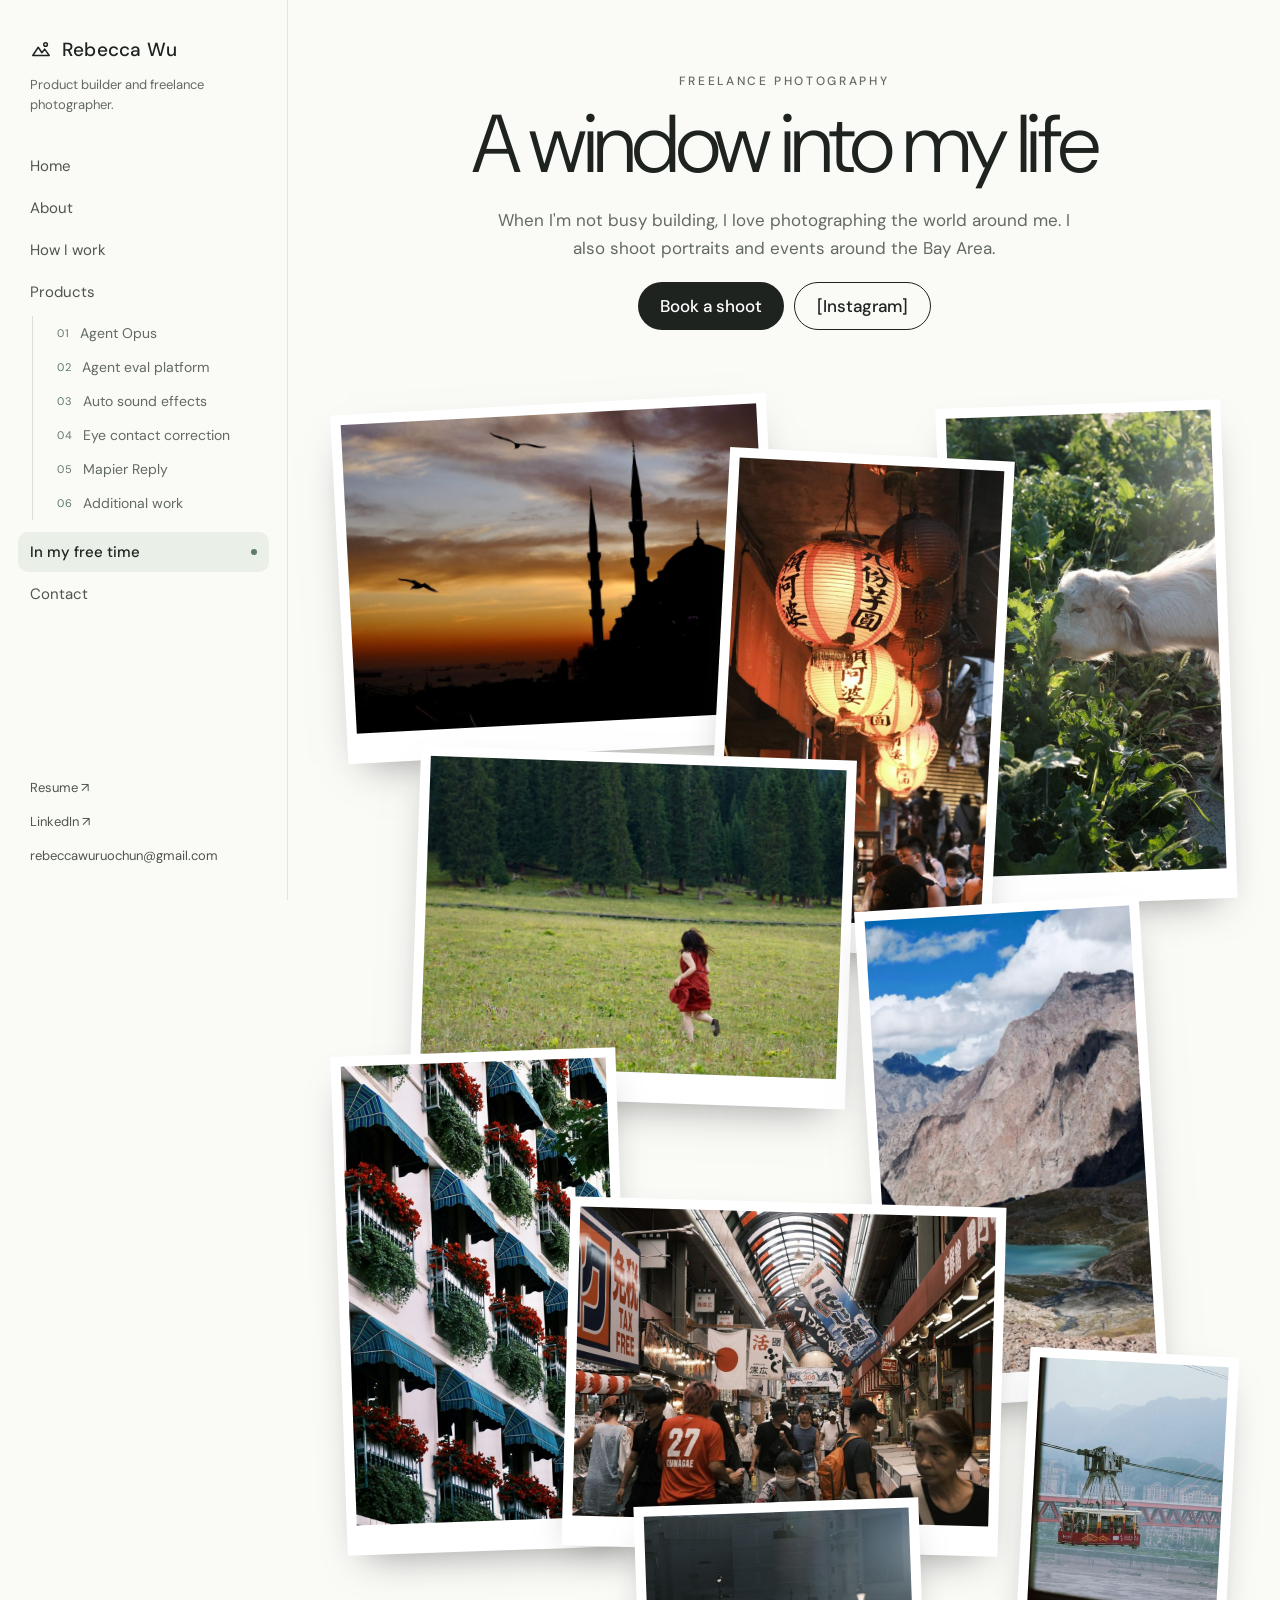
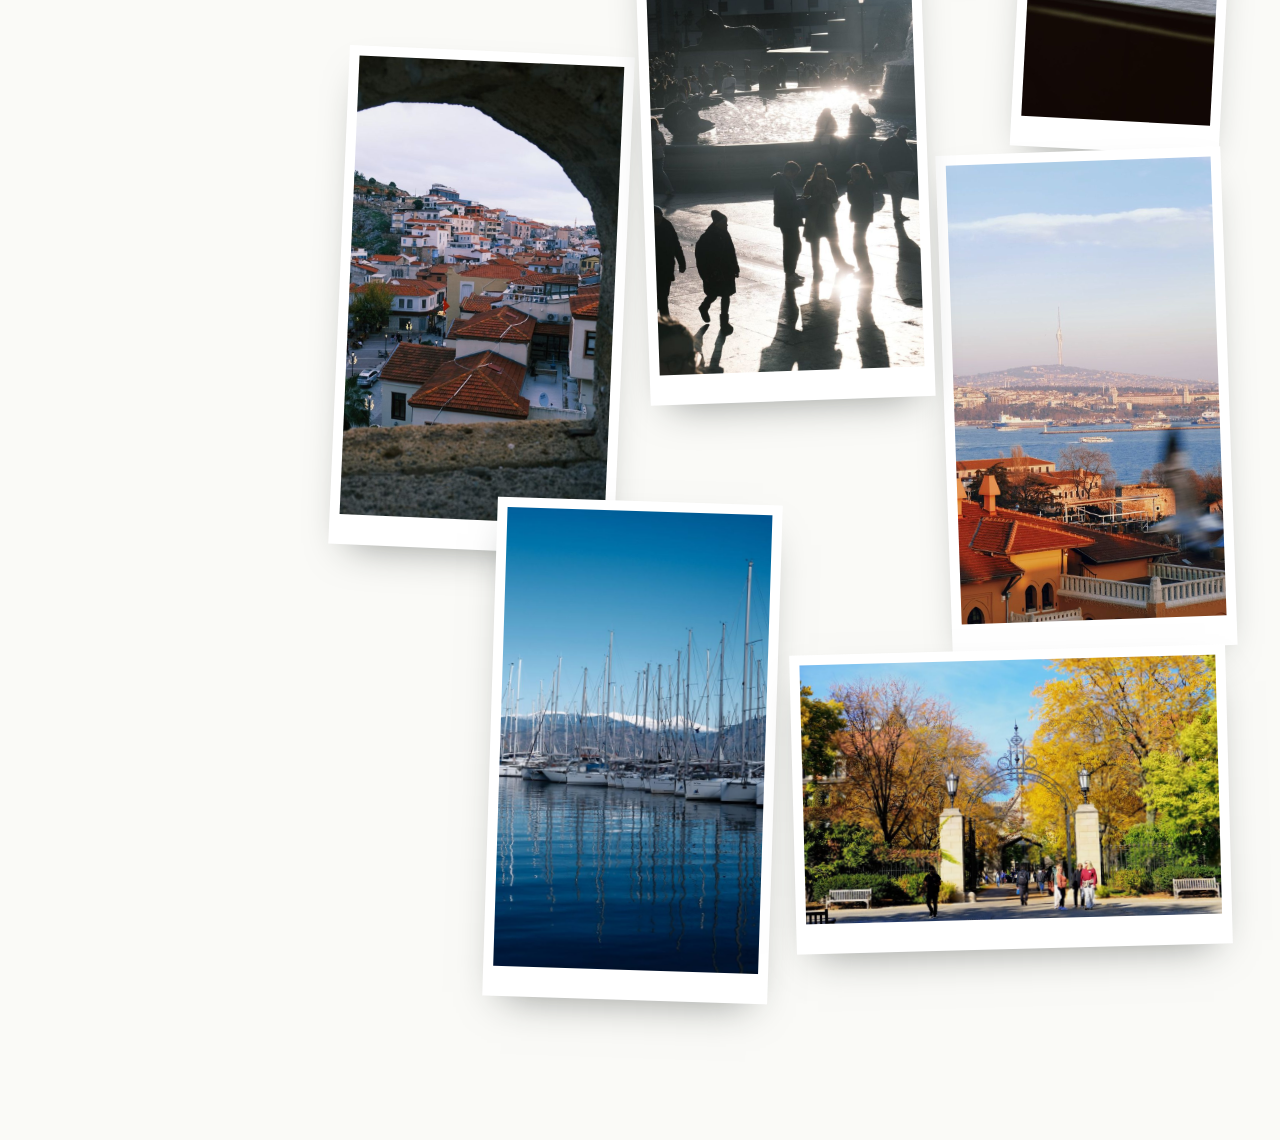
<file: photographs/index.html>
<!doctype html>
<html lang="en">
<head>
<meta charset="utf-8">
<meta name="viewport" content="width=device-width, initial-scale=1">
<title>In my free time — Rebecca Wu</title>
<meta name="description" content="A window into my life: street, travel and landscape photographs by Rebecca Wu.">
<meta property="og:title" content="In my free time — Rebecca Wu">
<meta property="og:description" content="A window into my life: street, travel and landscape photographs by Rebecca Wu.">
<meta property="og:image" content="../assets/photos/hero-mosque.jpg">
<meta property="og:type" content="website">
<meta name="twitter:card" content="summary_large_image">
<link rel="icon" href="../favicon.svg" type="image/svg+xml">
<link rel="preconnect" href="https://fonts.googleapis.com">
<link href="https://fonts.googleapis.com/css2?family=DM+Sans:opsz,wght@9..40,300;9..40,400;9..40,500;9..40,600&amp;display=swap" rel="stylesheet">
<link rel="stylesheet" href="../styles.css">
<script src="../site.js" defer></script>
</head>
<body>
<div class="page shell">
<aside class="sb" id="sb">
<div class="sb-head">
<a class="sb-brand" href="../"><svg aria-hidden="true" width="22" height="22" viewBox="0 0 24 24" fill="none" stroke="currentColor" stroke-width="1.6" stroke-linecap="round" stroke-linejoin="round"><path d="M3 18l6-9 4 6 3-4 5 7z"></path><circle cx="17" cy="6" r="2"></circle></svg>Rebecca Wu</a>
<p class="sb-tag">Product builder and freelance photographer.</p>
</div>
<button class="sb-toggle" type="button" aria-expanded="false" aria-controls="sb-nav">Menu</button>
<nav class="sb-nav" id="sb-nav" aria-label="Main">
<a href="../">Home</a>
<a href="../about/">About</a>
<a href="../process/">How I work</a>
<a href="../products/">Products</a>
<ul class="sb-sub"><li><a href="../work/agent-opus/"><span>01</span>Agent Opus</a></li><li><a href="../work/eval-platform/"><span>02</span>Agent eval platform</a></li><li><a href="../work/auto-sfx/"><span>03</span>Auto sound effects</a></li><li><a href="../work/eye-contact/"><span>04</span>Eye contact correction</a></li><li><a href="../work/mapier-reply/"><span>05</span>Mapier Reply</a></li><li><a href="../products/#additional"><span>06</span>Additional work</a></li></ul>
<a href="../photographs/" aria-current="page">In my free time</a>
<a href="../contact/">Contact</a>
</nav>
<div class="sb-foot">
<a href="../assets/Rebecca-Wu-Resume.pdf" target="_blank" rel="noopener">Resume ↗</a>
<a href="https://www.linkedin.com/in/rebecca-wu-uchicago/" target="_blank" rel="noopener">LinkedIn ↗</a>
<a href="mailto:rebeccawuruochun@gmail.com">rebeccawuruochun@gmail.com</a>
</div>
</aside>
<main class="main">
<section style="max-width: 1240px; margin: 0 auto; padding: 72px clamp(20px, 4vw, 56px) 110px">
<div style="text-align: center; display: flex; flex-direction: column; align-items: center; gap: 14px; margin-bottom: 64px">
<p class="eyebrow rw-rise">Freelance photography</p>
<h1 class="rw-rise d1" style="margin: 0; font-size: clamp(44px, 6.4vw, 96px); line-height: .95; font-weight: 300; letter-spacing: -.045em">A window into my life</h1>
<p class="rw-rise d2" style="margin: 8px 0 0; max-width: 580px; color: #626A63">When I'm not busy building, I love photographing the world around me. I also shoot portraits and events around the Bay Area.</p>
<div style="display: flex; flex-wrap: wrap; justify-content: center; gap: 10px; margin-top: 6px">
<a href="mailto:rebeccawuruochun@gmail.com?subject=Photo%20shoot" style="display: inline-flex; align-items: center; min-height: 46px; padding: 0 22px; border-radius: 999px; background: #1E231F; color: #FFFFFF; text-decoration: none; font-weight: 500">Book a shoot</a>
<a href="#" style="display: inline-flex; align-items: center; min-height: 46px; padding: 0 22px; border-radius: 999px; border: 1px solid #1E231F; text-decoration: none; font-weight: 500">[Instagram]</a>
</div>
</div>
<div class="rw-pile" style="display: grid; grid-template-columns: repeat(12, minmax(0, 1fr)); grid-auto-rows: clamp(30px, 3.9vw, 50px); gap: 0 clamp(10px, 1.4vw, 18px); padding: 10px 0 30px">
<figure class="rw-print" style="--r: -3deg; grid-column: 1 / 7; grid-row: 1 / 8; z-index: 1; margin: 0; padding: 10px 10px 30px; background: #FFFFFF; box-shadow: 0 18px 40px -20px rgba(30,35,31,0.5); display: flex; box-sizing: border-box; min-height: 0"><img src="../assets/photos/mosque-sunset.jpg" alt="Silhouetted mosque domes and minarets against an orange sunset" style="width: 100%; height: 100%; min-height: 0; object-fit: cover; display: block"></figure>
<figure class="rw-print" style="--r: 3deg; grid-column: 6 / 10; grid-row: 2 / 12; z-index: 2; margin: 0; padding: 10px 10px 30px; background: #FFFFFF; box-shadow: 0 18px 40px -20px rgba(30,35,31,0.5); display: flex; box-sizing: border-box; min-height: 0"><img src="../assets/photos/lantern-alley.jpg" alt="Glowing paper lanterns over a crowded night alley" style="width: 100%; height: 100%; min-height: 0; object-fit: cover; display: block"></figure>
<figure class="rw-print" style="--r: -2deg; grid-column: 9 / 13; grid-row: 1 / 11; z-index: 1; margin: 0; padding: 10px 10px 30px; background: #FFFFFF; box-shadow: 0 18px 40px -20px rgba(30,35,31,0.5); display: flex; box-sizing: border-box; min-height: 0"><img src="../assets/photos/goat.jpg" alt="A white goat grazing on sunlit leaves" style="width: 100%; height: 100%; min-height: 0; object-fit: cover; display: block"></figure>
<figure class="rw-print" style="--r: 2deg; grid-column: 2 / 8; grid-row: 8 / 15; z-index: 3; margin: 0; padding: 10px 10px 30px; background: #FFFFFF; box-shadow: 0 18px 40px -20px rgba(30,35,31,0.5); display: flex; box-sizing: border-box; min-height: 0"><img src="../assets/photos/red-dress-meadow.jpg" alt="A woman in a red dress running across a meadow toward a pine forest" style="width: 100%; height: 100%; min-height: 0; object-fit: cover; display: block"></figure>
<figure class="rw-print" style="--r: -3.5deg; grid-column: 8 / 12; grid-row: 11 / 21; z-index: 3; margin: 0; padding: 10px 10px 30px; background: #FFFFFF; box-shadow: 0 18px 40px -20px rgba(30,35,31,0.5); display: flex; box-sizing: border-box; min-height: 0"><img src="../assets/photos/mountain-lake.jpg" alt="Switchback road winding to a turquoise lake beneath rocky peaks" style="width: 100%; height: 100%; min-height: 0; object-fit: cover; display: block"></figure>
<figure class="rw-print" style="--r: -2deg; grid-column: 1 / 5; grid-row: 14 / 24; z-index: 4; margin: 0; padding: 10px 10px 30px; background: #FFFFFF; box-shadow: 0 18px 40px -20px rgba(30,35,31,0.5); display: flex; box-sizing: border-box; min-height: 0"><img src="../assets/photos/geranium-balconies.jpg" alt="Rows of balconies overflowing with red geraniums" style="width: 100%; height: 100%; min-height: 0; object-fit: cover; display: block"></figure>
<figure class="rw-print" style="--r: 1.5deg; grid-column: 4 / 10; grid-row: 17 / 24; z-index: 5; margin: 0; padding: 10px 10px 30px; background: #FFFFFF; box-shadow: 0 18px 40px -20px rgba(30,35,31,0.5); display: flex; box-sizing: border-box; min-height: 0"><img src="../assets/photos/market-street.jpg" alt="A busy covered market street lined with bright shop signs" style="width: 100%; height: 100%; min-height: 0; object-fit: cover; display: block"></figure>
<figure class="rw-print" style="--r: 3deg; grid-column: 10 / 13; grid-row: 20 / 28; z-index: 4; margin: 0; padding: 10px 10px 30px; background: #FFFFFF; box-shadow: 0 18px 40px -20px rgba(30,35,31,0.5); display: flex; box-sizing: border-box; min-height: 0"><img src="../assets/photos/cable-car.jpg" alt="A red cable car crossing a river, seen through a window" style="width: 100%; height: 100%; min-height: 0; object-fit: cover; display: block"></figure>
<figure class="rw-print" style="--r: -2deg; grid-column: 5 / 9; grid-row: 23 / 33; z-index: 6; margin: 0; padding: 10px 10px 30px; background: #FFFFFF; box-shadow: 0 18px 40px -20px rgba(30,35,31,0.5); display: flex; box-sizing: border-box; min-height: 0"><img src="../assets/photos/backlit-commuters.jpg" alt="Backlit commuters casting long shadows in a station hall" style="width: 100%; height: 100%; min-height: 0; object-fit: cover; display: block"></figure>
<figure class="rw-print" style="--r: 2.5deg; grid-column: 1 / 5; grid-row: 26 / 36; z-index: 5; margin: 0; padding: 10px 10px 30px; background: #FFFFFF; box-shadow: 0 18px 40px -20px rgba(30,35,31,0.5); display: flex; box-sizing: border-box; min-height: 0"><img src="../assets/photos/arch-hillside-town.jpg" alt="Red-roofed hillside town framed through a stone archway" style="width: 100%; height: 100%; min-height: 0; object-fit: cover; display: block"></figure>
<figure class="rw-print" style="--r: -2deg; grid-column: 9 / 13; grid-row: 28 / 38; z-index: 5; margin: 0; padding: 10px 10px 30px; background: #FFFFFF; box-shadow: 0 18px 40px -20px rgba(30,35,31,0.5); display: flex; box-sizing: border-box; min-height: 0"><img src="../assets/photos/golden-rooftops.jpg" alt="Terracotta rooftops at golden hour above a waterfront city" style="width: 100%; height: 100%; min-height: 0; object-fit: cover; display: block"></figure>
<figure class="rw-print" style="--r: 1.8deg; grid-column: 3 / 7; grid-row: 35 / 45; z-index: 7; margin: 0; padding: 10px 10px 30px; background: #FFFFFF; box-shadow: 0 18px 40px -20px rgba(30,35,31,0.5); display: flex; box-sizing: border-box; min-height: 0"><img src="../assets/photos/marina.jpg" alt="Sailboat masts reflected in a still blue marina" style="width: 100%; height: 100%; min-height: 0; object-fit: cover; display: block"></figure>
<figure class="rw-print" style="--r: -1.5deg; grid-column: 7 / 13; grid-row: 38 / 44; z-index: 8; margin: 0; padding: 10px 10px 30px; background: #FFFFFF; box-shadow: 0 18px 40px -20px rgba(30,35,31,0.5); display: flex; box-sizing: border-box; min-height: 0"><img src="../assets/photos/autumn-gate.jpg" alt="An ornate park gate framed by golden autumn trees" style="width: 100%; height: 100%; min-height: 0; object-fit: cover; display: block"></figure>
</div>
</section>
</main>
</div>
</body>
</html>
</file>
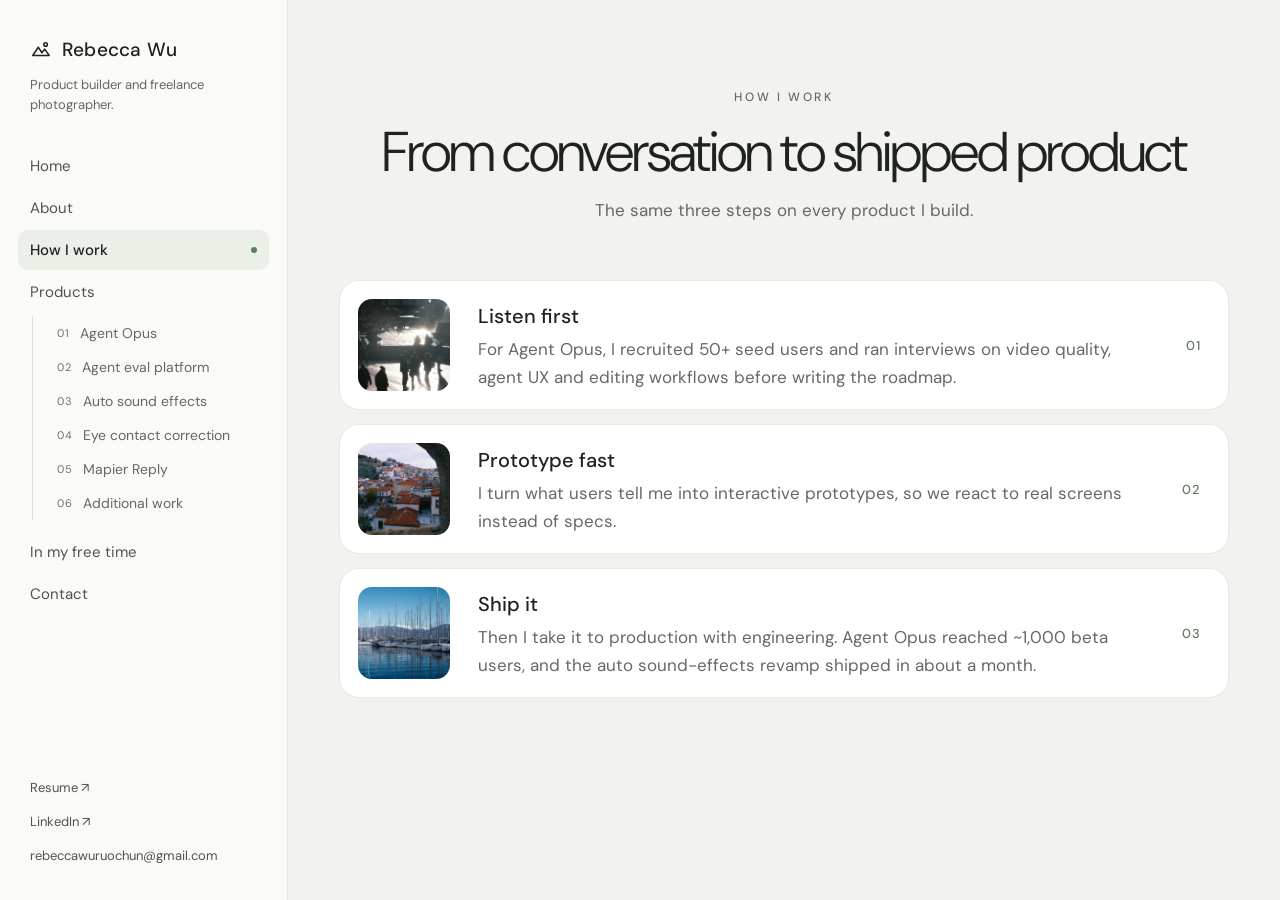
<file: process/index.html>
<!doctype html>
<html lang="en">
<head>
<meta charset="utf-8">
<meta name="viewport" content="width=device-width, initial-scale=1">
<title>How I work — Rebecca Wu</title>
<meta name="description" content="How Rebecca Wu builds products: listen first, prototype fast, ship it.">
<meta property="og:title" content="How I work — Rebecca Wu">
<meta property="og:description" content="How Rebecca Wu builds products: listen first, prototype fast, ship it.">
<meta property="og:image" content="../assets/photos/hero-valley.jpg">
<meta property="og:type" content="website">
<meta name="twitter:card" content="summary_large_image">
<link rel="icon" href="../favicon.svg" type="image/svg+xml">
<link rel="preconnect" href="https://fonts.googleapis.com">
<link href="https://fonts.googleapis.com/css2?family=DM+Sans:opsz,wght@9..40,300;9..40,400;9..40,500;9..40,600&amp;display=swap" rel="stylesheet">
<link rel="stylesheet" href="../styles.css">
<script src="../site.js" defer></script>
</head>
<body>
<div class="page shell">
<aside class="sb" id="sb">
<div class="sb-head">
<a class="sb-brand" href="../"><svg aria-hidden="true" width="22" height="22" viewBox="0 0 24 24" fill="none" stroke="currentColor" stroke-width="1.6" stroke-linecap="round" stroke-linejoin="round"><path d="M3 18l6-9 4 6 3-4 5 7z"></path><circle cx="17" cy="6" r="2"></circle></svg>Rebecca Wu</a>
<p class="sb-tag">Product builder and freelance photographer.</p>
</div>
<button class="sb-toggle" type="button" aria-expanded="false" aria-controls="sb-nav">Menu</button>
<nav class="sb-nav" id="sb-nav" aria-label="Main">
<a href="../">Home</a>
<a href="../about/">About</a>
<a href="../process/" aria-current="page">How I work</a>
<a href="../products/">Products</a>
<ul class="sb-sub"><li><a href="../work/agent-opus/"><span>01</span>Agent Opus</a></li><li><a href="../work/eval-platform/"><span>02</span>Agent eval platform</a></li><li><a href="../work/auto-sfx/"><span>03</span>Auto sound effects</a></li><li><a href="../work/eye-contact/"><span>04</span>Eye contact correction</a></li><li><a href="../work/mapier-reply/"><span>05</span>Mapier Reply</a></li><li><a href="../products/#additional"><span>06</span>Additional work</a></li></ul>
<a href="../photographs/">In my free time</a>
<a href="../contact/">Contact</a>
</nav>
<div class="sb-foot">
<a href="../assets/Rebecca-Wu-Resume.pdf" target="_blank" rel="noopener">Resume ↗</a>
<a href="https://www.linkedin.com/in/rebecca-wu-uchicago/" target="_blank" rel="noopener">LinkedIn ↗</a>
<a href="mailto:rebeccawuruochun@gmail.com">rebeccawuruochun@gmail.com</a>
</div>
</aside>
<main class="main">
<section id="approach" style="background: #F2F3EE; min-height: 100vh; min-height: 100dvh">
<div style="max-width: 1240px; margin: 0 auto; padding: 88px clamp(20px, 4vw, 56px)">
<div class="rw-reveal" style="text-align: center; display: flex; flex-direction: column; align-items: center; gap: 14px; margin-bottom: 56px">
<p style="margin: 0; font-size: 12px; font-weight: 500; letter-spacing: 0.22em; text-transform: uppercase; color: #626A63">How I work</p>
<h2 style="margin: 0; font-size: clamp(36px, 4.4vw, 56px); line-height: 1.08; font-weight: 300; letter-spacing: -0.035em">From conversation to shipped product</h2>
<p style="margin: 0; max-width: 560px; color: #626A63">The same three steps on every product I build.</p>
</div>
<div style="display: flex; flex-direction: column; gap: 14px">
<div class="rw-reveal" style="display: flex; flex-wrap: wrap; align-items: center; gap: 20px 28px; background: #FFFFFF; border: 1px solid #E7E9E3; border-radius: 20px; padding: 18px 26px 18px 18px">
<img src="../assets/photos/backlit-commuters.jpg" alt="Backlit commuters casting long shadows" style="width: 92px; height: 92px; border-radius: 14px; object-fit: cover; display: block; flex: none">
<div style="flex: 1 1 300px; min-width: 0"><h3 style="margin: 0; font-size: 20px; font-weight: 500">Listen first</h3><p style="margin: 2px 0 0; color: #626A63">For Agent Opus, I recruited 50+ seed users and ran interviews on video quality, agent UX and editing workflows before writing the roadmap.</p></div>
<span style="font-size: 13px; font-weight: 500; letter-spacing: 0.12em; color: #5F7A66">01</span>
</div>
<div class="rw-reveal" style="display: flex; flex-wrap: wrap; align-items: center; gap: 20px 28px; background: #FFFFFF; border: 1px solid #E7E9E3; border-radius: 20px; padding: 18px 26px 18px 18px">
<img src="../assets/photos/arch-hillside-town.jpg" alt="Hillside town framed through a stone arch" style="width: 92px; height: 92px; border-radius: 14px; object-fit: cover; display: block; flex: none">
<div style="flex: 1 1 300px; min-width: 0"><h3 style="margin: 0; font-size: 20px; font-weight: 500">Prototype fast</h3><p style="margin: 2px 0 0; color: #626A63">I turn what users tell me into interactive prototypes, so we react to real screens instead of specs.</p></div>
<span style="font-size: 13px; font-weight: 500; letter-spacing: 0.12em; color: #5F7A66">02</span>
</div>
<div class="rw-reveal" style="display: flex; flex-wrap: wrap; align-items: center; gap: 20px 28px; background: #FFFFFF; border: 1px solid #E7E9E3; border-radius: 20px; padding: 18px 26px 18px 18px">
<img src="../assets/photos/marina.jpg" alt="Sailboat masts reflected in a still marina" style="width: 92px; height: 92px; border-radius: 14px; object-fit: cover; display: block; flex: none">
<div style="flex: 1 1 300px; min-width: 0"><h3 style="margin: 0; font-size: 20px; font-weight: 500">Ship it</h3><p style="margin: 2px 0 0; color: #626A63">Then I take it to production with engineering. Agent Opus reached ~1,000 beta users, and the auto sound-effects revamp shipped in about a month.</p></div>
<span style="font-size: 13px; font-weight: 500; letter-spacing: 0.12em; color: #5F7A66">03</span>
</div>
</div>
</div>
</section>

</main>
</div>
</body>
</html>
</file>
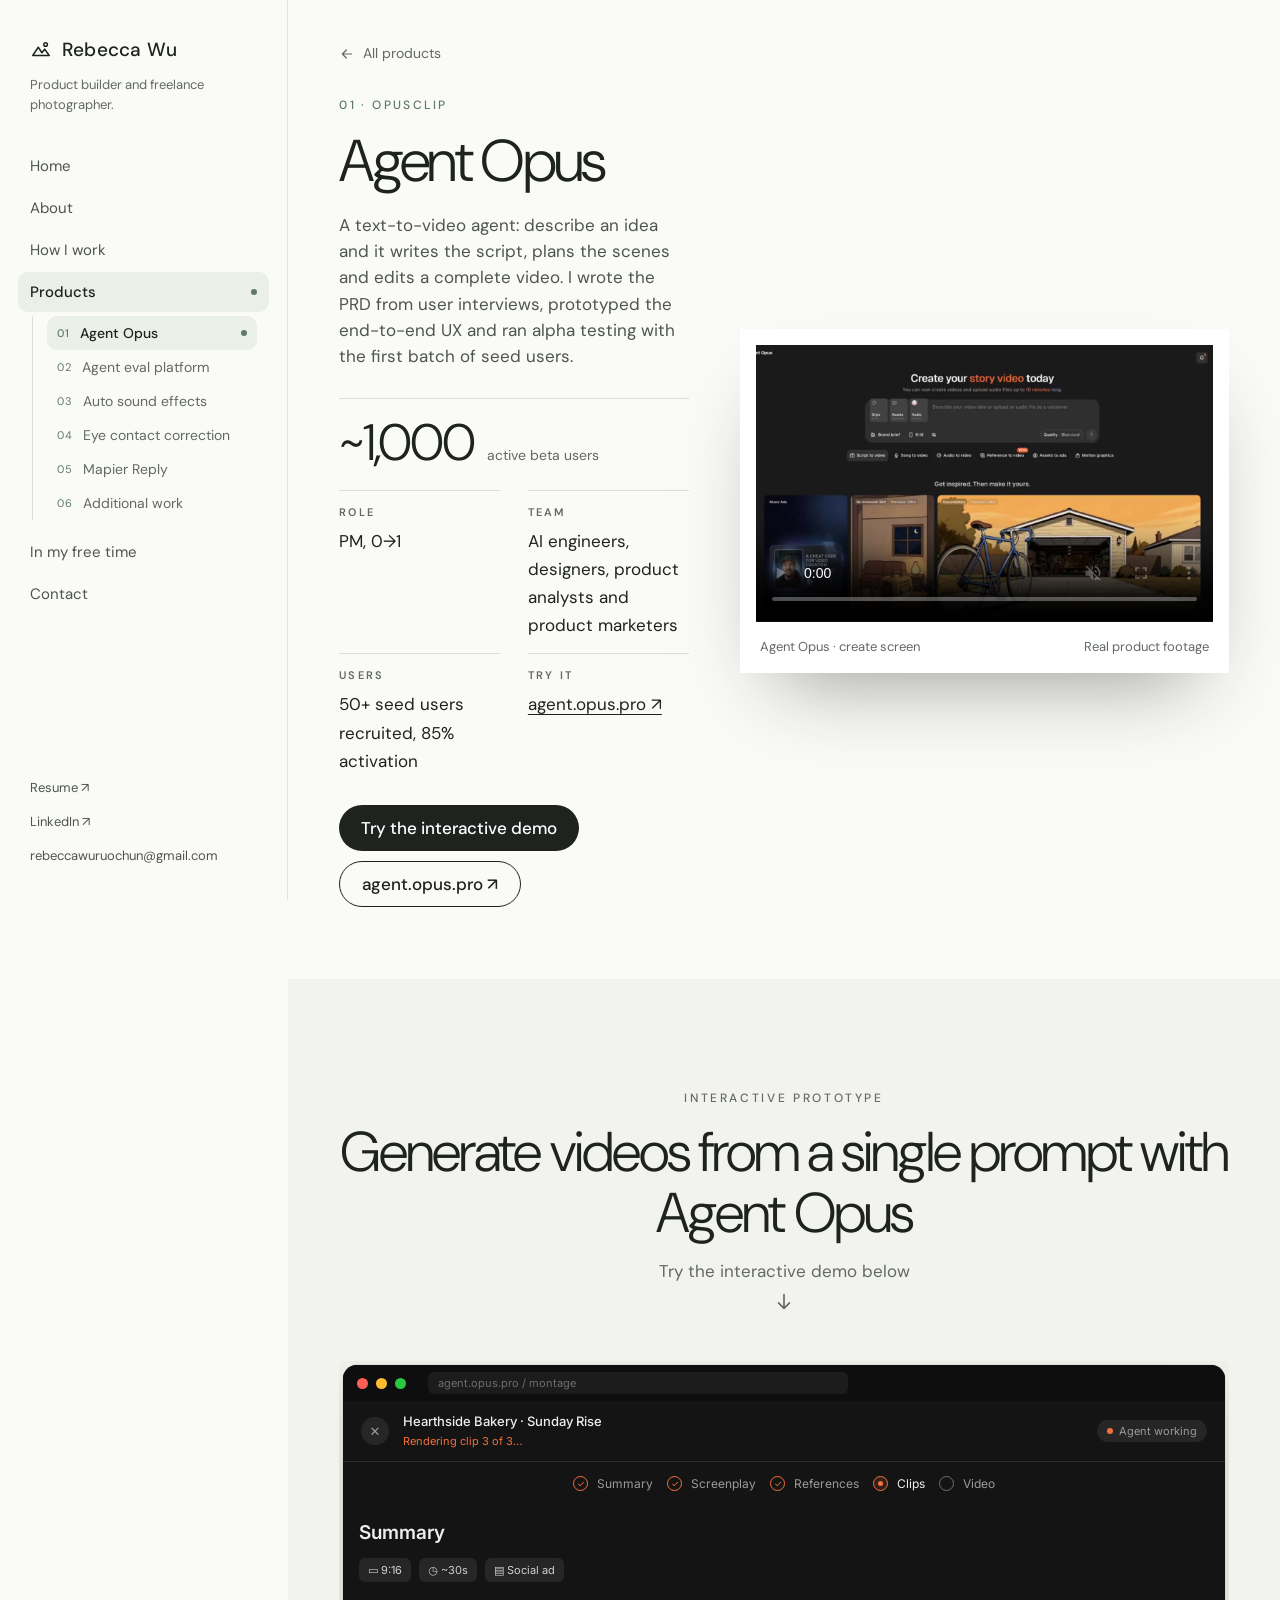
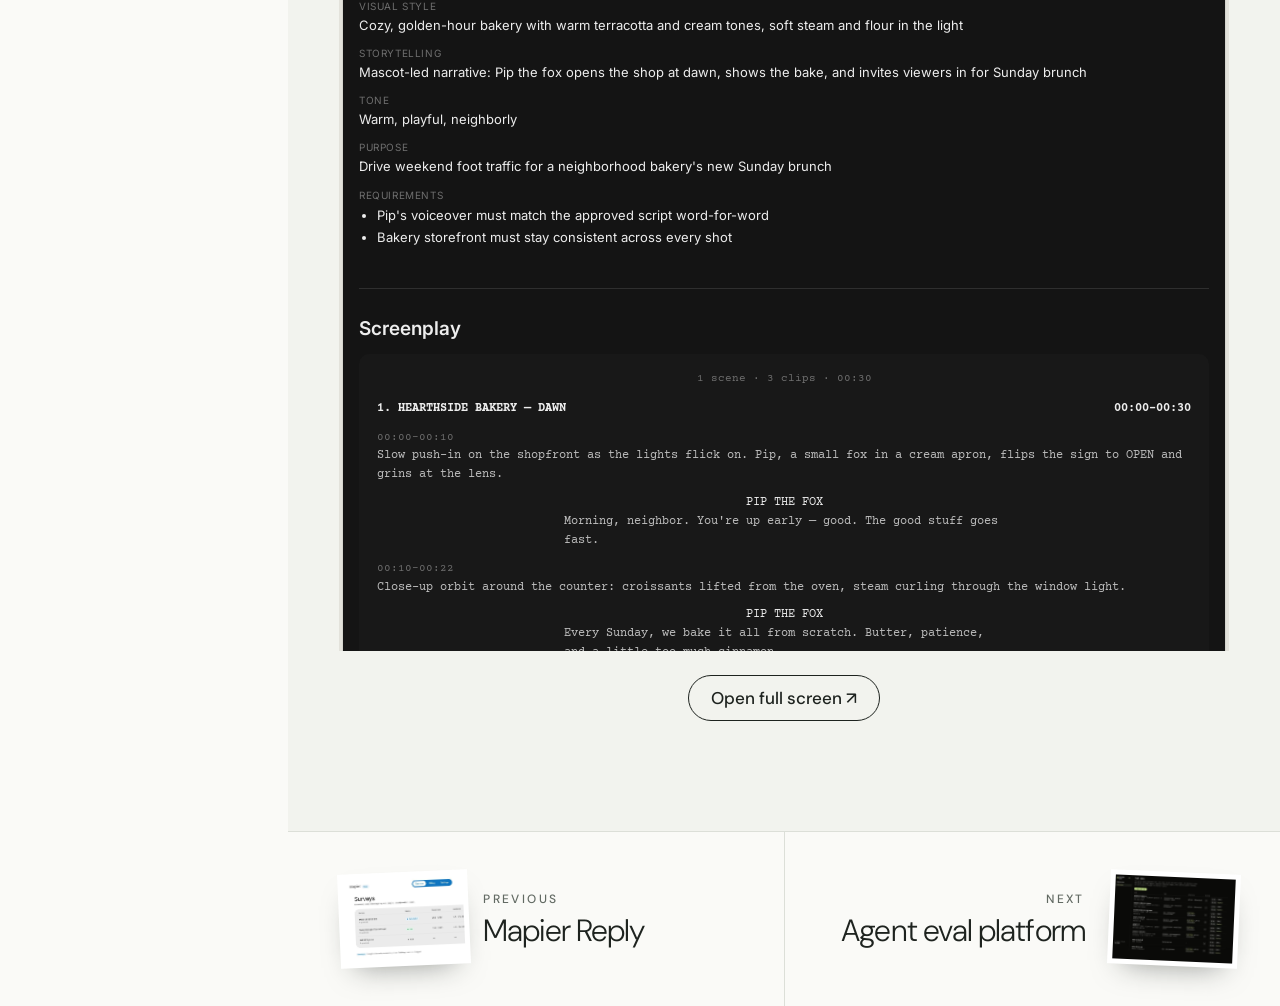
<file: work/agent-opus/index.html>
<!doctype html>
<html lang="en">
<head>
<meta charset="utf-8">
<meta name="viewport" content="width=device-width, initial-scale=1">
<title>Agent Opus — Rebecca Wu</title>
<meta name="description" content="A text-to-video agent: describe an idea and it writes the script, plans the scenes and edits a complete video. I wrote the PRD from user interviews, p">
<meta property="og:title" content="Agent Opus — Rebecca Wu">
<meta property="og:description" content="A text-to-video agent: describe an idea and it writes the script, plans the scenes and edits a complete video. I wrote the PRD from user interviews, p">
<meta property="og:image" content="../../assets/video/agent-opus-poster.jpg">
<meta property="og:type" content="website">
<meta name="twitter:card" content="summary_large_image">
<link rel="icon" href="../../favicon.svg" type="image/svg+xml">
<link rel="preconnect" href="https://fonts.googleapis.com">
<link href="https://fonts.googleapis.com/css2?family=DM+Sans:opsz,wght@9..40,300;9..40,400;9..40,500;9..40,600&amp;display=swap" rel="stylesheet">
<link rel="stylesheet" href="../../styles.css">
<script src="../../site.js" defer></script>
</head>
<body>
<div class="page shell">
<aside class="sb" id="sb">
<div class="sb-head">
<a class="sb-brand" href="../../"><svg aria-hidden="true" width="22" height="22" viewBox="0 0 24 24" fill="none" stroke="currentColor" stroke-width="1.6" stroke-linecap="round" stroke-linejoin="round"><path d="M3 18l6-9 4 6 3-4 5 7z"></path><circle cx="17" cy="6" r="2"></circle></svg>Rebecca Wu</a>
<p class="sb-tag">Product builder and freelance photographer.</p>
</div>
<button class="sb-toggle" type="button" aria-expanded="false" aria-controls="sb-nav">Menu</button>
<nav class="sb-nav" id="sb-nav" aria-label="Main">
<a href="../../">Home</a>
<a href="../../about/">About</a>
<a href="../../process/">How I work</a>
<a href="../../products/" aria-current="page">Products</a>
<ul class="sb-sub"><li><a href="../../work/agent-opus/" aria-current="page"><span>01</span>Agent Opus</a></li><li><a href="../../work/eval-platform/"><span>02</span>Agent eval platform</a></li><li><a href="../../work/auto-sfx/"><span>03</span>Auto sound effects</a></li><li><a href="../../work/eye-contact/"><span>04</span>Eye contact correction</a></li><li><a href="../../work/mapier-reply/"><span>05</span>Mapier Reply</a></li><li><a href="../../products/#additional"><span>06</span>Additional work</a></li></ul>
<a href="../../photographs/">In my free time</a>
<a href="../../contact/">Contact</a>
</nav>
<div class="sb-foot">
<a href="../../assets/Rebecca-Wu-Resume.pdf" target="_blank" rel="noopener">Resume ↗</a>
<a href="https://www.linkedin.com/in/rebecca-wu-uchicago/" target="_blank" rel="noopener">LinkedIn ↗</a>
<a href="mailto:rebeccawuruochun@gmail.com">rebeccawuruochun@gmail.com</a>
</div>
</aside>
<main class="main">
<div class="wrap pj">
<a class="crumb" href="../../products/"><svg aria-hidden="true" width="16" height="16" viewBox="0 0 24 24" fill="none" stroke="currentColor" stroke-width="1.8" stroke-linecap="round" stroke-linejoin="round"><path d="M19 12H5M11 6l-6 6 6 6"></path></svg>All products</a>
<div class="pj-grid">
<div class="pj-text">
<p class="p-eyebrow rw-rise">01 · OPUSCLIP</p>
<h1 class="p-title rw-rise d1">Agent Opus</h1>
<p class="p-lede rw-rise d2">A text-to-video agent: describe an idea and it writes the script, plans the scenes and edits a complete video. I wrote the PRD from user interviews, prototyped the end-to-end UX and ran alpha testing with the first batch of seed users.</p>
<div class="pj-stat"><b>~1,000</b><span>active beta users</span></div>
<dl class="p-facts"><div><dt>ROLE</dt><dd>PM, 0→1</dd></div><div><dt>TEAM</dt><dd>AI engineers, designers, product analysts and product marketers</dd></div><div><dt>USERS</dt><dd>50+ seed users recruited, 85% activation</dd></div><div><dt>TRY IT</dt><dd><a href="https://agent.opus.pro" target="_blank" rel="noopener">agent.opus.pro ↗</a></dd></div></dl>
<div class="p-actions"><a class="btn btn-dark" href="#demo">Try the interactive demo</a><a class="btn btn-line" href="https://agent.opus.pro" target="_blank" rel="noopener">agent.opus.pro ↗</a></div>
</div>
<figure class="p-print pj-media rw-rise d2">
<video src="../../assets/video/agent-opus.mp4" poster="../../assets/video/agent-opus-poster.jpg" autoplay muted loop playsinline controls preload="metadata" aria-label="Screen recording of the Agent Opus create screen"></video>
<figcaption><span>Agent Opus · create screen</span><span>Real product footage</span></figcaption>
</figure>
</div>
</div>
<section id="demo" class="pg">
<div class="wrap">
<div class="rw-reveal" style="text-align: center; display: flex; flex-direction: column; align-items: center; gap: 14px; margin-bottom: 48px">
<p class="eyebrow">Interactive prototype</p>
<h2 class="h2">Generate videos from a single prompt with Agent Opus</h2>
<a href="#pg-demo" style="display: inline-flex; flex-direction: column; align-items: center; gap: 6px; color: #626A63; text-decoration: none">Try the interactive demo below<svg class="pg-arrow" aria-hidden="true" width="22" height="22" viewBox="0 0 24 24" fill="none" stroke="currentColor" stroke-width="1.8" stroke-linecap="round" stroke-linejoin="round"><path d="M12 4v15M6 13l6 6 6-6"></path></svg></a>
</div>
<div class="pg-frame" id="pg-demo">
<iframe src="../../agent-opus/" title="Agent Opus interactive prototype" loading="lazy"></iframe>
</div>
<div style="display: flex; justify-content: center; margin-top: 24px">
<a class="btn btn-line" href="../../agent-opus/" target="_blank" rel="noopener">Open full screen ↗</a>
</div>
</div>
</section>
<nav class="pn" aria-label="More products">
<a href="../mapier-reply/"><img src="../../assets/previews/mapier-reply.jpg" alt=""><span><small>Previous</small><strong>Mapier Reply</strong></span></a>
<a href="../eval-platform/"><img src="../../assets/video/eval-platform-poster.jpg" alt=""><span><small>Next</small><strong>Agent eval platform</strong></span></a>
</nav>
</main>
</div>
</body>
</html>
</file>
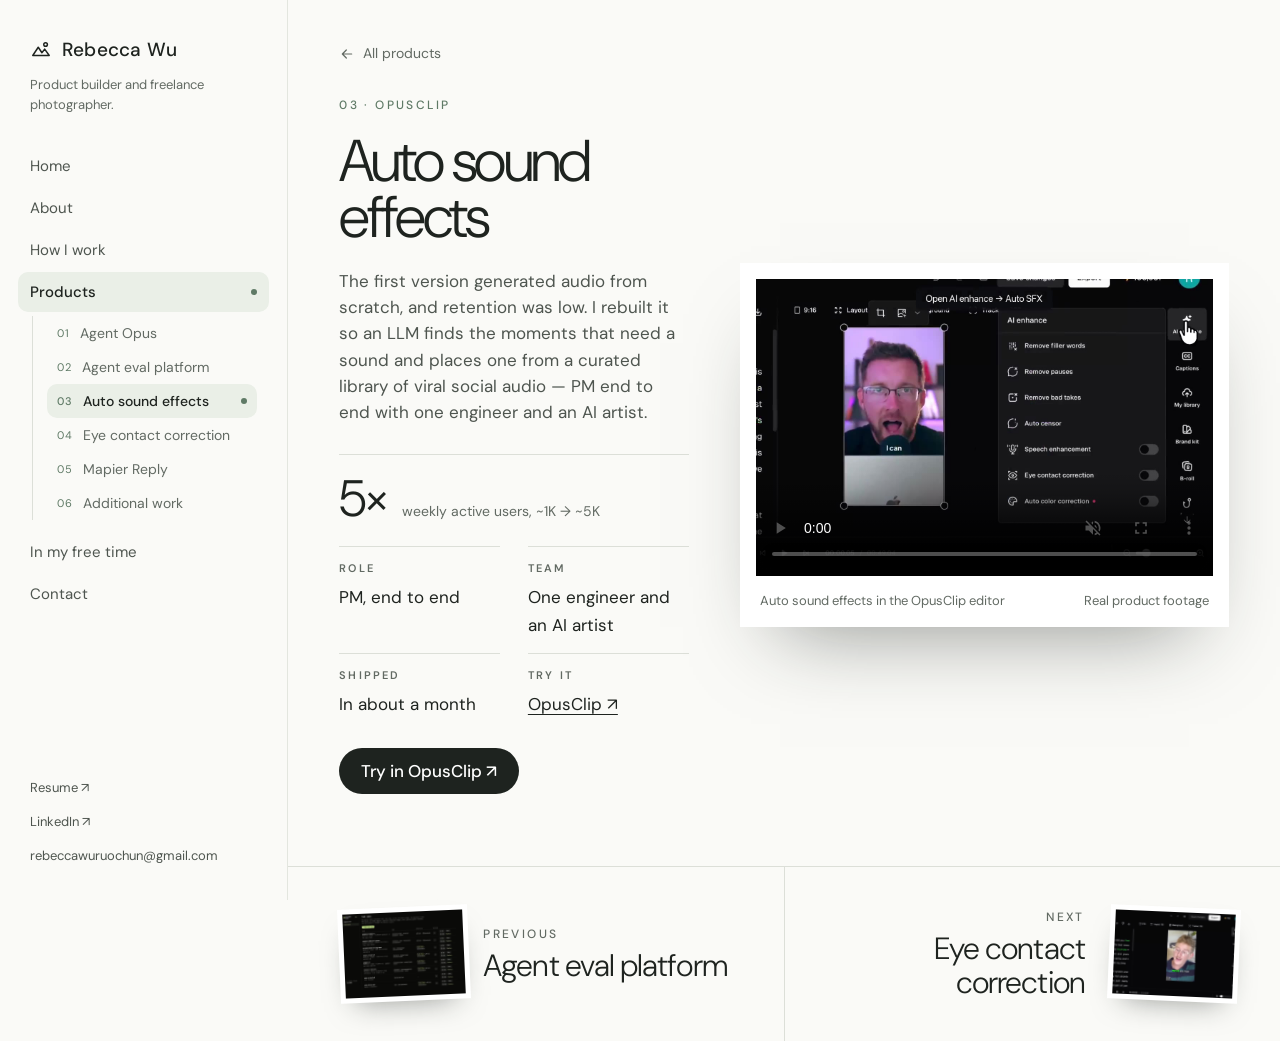
<file: work/auto-sfx/index.html>
<!doctype html>
<html lang="en">
<head>
<meta charset="utf-8">
<meta name="viewport" content="width=device-width, initial-scale=1">
<title>Auto sound effects — Rebecca Wu</title>
<meta name="description" content="The first version generated audio from scratch, and retention was low. I rebuilt it so an LLM finds the moments that need a sound and places one from ">
<meta property="og:title" content="Auto sound effects — Rebecca Wu">
<meta property="og:description" content="The first version generated audio from scratch, and retention was low. I rebuilt it so an LLM finds the moments that need a sound and places one from ">
<meta property="og:image" content="../../assets/video/auto-sfx-poster.jpg">
<meta property="og:type" content="website">
<meta name="twitter:card" content="summary_large_image">
<link rel="icon" href="../../favicon.svg" type="image/svg+xml">
<link rel="preconnect" href="https://fonts.googleapis.com">
<link href="https://fonts.googleapis.com/css2?family=DM+Sans:opsz,wght@9..40,300;9..40,400;9..40,500;9..40,600&amp;display=swap" rel="stylesheet">
<link rel="stylesheet" href="../../styles.css">
<script src="../../site.js" defer></script>
</head>
<body>
<div class="page shell">
<aside class="sb" id="sb">
<div class="sb-head">
<a class="sb-brand" href="../../"><svg aria-hidden="true" width="22" height="22" viewBox="0 0 24 24" fill="none" stroke="currentColor" stroke-width="1.6" stroke-linecap="round" stroke-linejoin="round"><path d="M3 18l6-9 4 6 3-4 5 7z"></path><circle cx="17" cy="6" r="2"></circle></svg>Rebecca Wu</a>
<p class="sb-tag">Product builder and freelance photographer.</p>
</div>
<button class="sb-toggle" type="button" aria-expanded="false" aria-controls="sb-nav">Menu</button>
<nav class="sb-nav" id="sb-nav" aria-label="Main">
<a href="../../">Home</a>
<a href="../../about/">About</a>
<a href="../../process/">How I work</a>
<a href="../../products/" aria-current="page">Products</a>
<ul class="sb-sub"><li><a href="../../work/agent-opus/"><span>01</span>Agent Opus</a></li><li><a href="../../work/eval-platform/"><span>02</span>Agent eval platform</a></li><li><a href="../../work/auto-sfx/" aria-current="page"><span>03</span>Auto sound effects</a></li><li><a href="../../work/eye-contact/"><span>04</span>Eye contact correction</a></li><li><a href="../../work/mapier-reply/"><span>05</span>Mapier Reply</a></li><li><a href="../../products/#additional"><span>06</span>Additional work</a></li></ul>
<a href="../../photographs/">In my free time</a>
<a href="../../contact/">Contact</a>
</nav>
<div class="sb-foot">
<a href="../../assets/Rebecca-Wu-Resume.pdf" target="_blank" rel="noopener">Resume ↗</a>
<a href="https://www.linkedin.com/in/rebecca-wu-uchicago/" target="_blank" rel="noopener">LinkedIn ↗</a>
<a href="mailto:rebeccawuruochun@gmail.com">rebeccawuruochun@gmail.com</a>
</div>
</aside>
<main class="main">
<div class="wrap pj">
<a class="crumb" href="../../products/"><svg aria-hidden="true" width="16" height="16" viewBox="0 0 24 24" fill="none" stroke="currentColor" stroke-width="1.8" stroke-linecap="round" stroke-linejoin="round"><path d="M19 12H5M11 6l-6 6 6 6"></path></svg>All products</a>
<div class="pj-grid">
<div class="pj-text">
<p class="p-eyebrow rw-rise">03 · OPUSCLIP</p>
<h1 class="p-title rw-rise d1">Auto sound effects</h1>
<p class="p-lede rw-rise d2">The first version generated audio from scratch, and retention was low. I rebuilt it so an LLM finds the moments that need a sound and places one from a curated library of viral social audio — PM end to end with one engineer and an AI artist.</p>
<div class="pj-stat"><b>5×</b><span>weekly active users, ~1K → ~5K</span></div>
<dl class="p-facts"><div><dt>ROLE</dt><dd>PM, end to end</dd></div><div><dt>TEAM</dt><dd>One engineer and an AI artist</dd></div><div><dt>SHIPPED</dt><dd>In about a month</dd></div><div><dt>TRY IT</dt><dd><a href="https://clip.opus.pro" target="_blank" rel="noopener">OpusClip ↗</a></dd></div></dl>
<div class="p-actions"><a class="btn btn-dark" href="https://clip.opus.pro" target="_blank" rel="noopener">Try in OpusClip ↗</a></div>
</div>
<figure class="p-print pj-media rw-rise d2">
<video src="../../assets/video/auto-sfx.mp4" poster="../../assets/video/auto-sfx-poster.jpg" autoplay muted loop playsinline controls preload="metadata" aria-label="Captioned walkthrough of one-click auto sound effects"></video>
<figcaption><span>Auto sound effects in the OpusClip editor</span><span>Real product footage</span></figcaption>
</figure>
</div>
</div>
<nav class="pn" aria-label="More products">
<a href="../eval-platform/"><img src="../../assets/video/eval-platform-poster.jpg" alt=""><span><small>Previous</small><strong>Agent eval platform</strong></span></a>
<a href="../eye-contact/"><img src="../../assets/video/eye-contact-poster.jpg" alt=""><span><small>Next</small><strong>Eye contact correction</strong></span></a>
</nav>
</main>
</div>
</body>
</html>
</file>
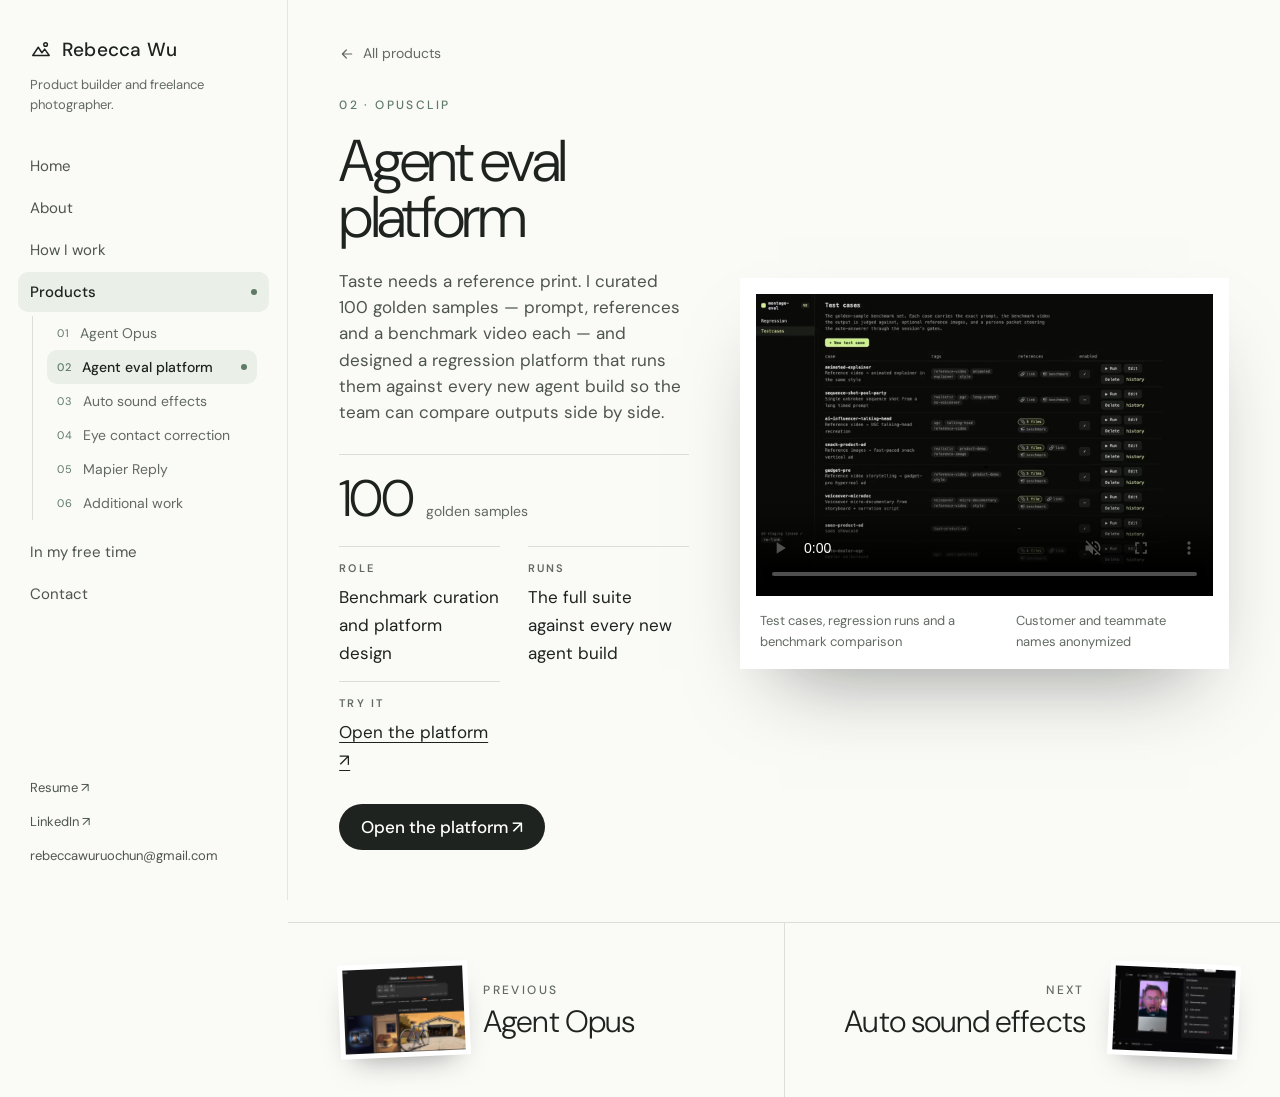
<file: work/eval-platform/index.html>
<!doctype html>
<html lang="en">
<head>
<meta charset="utf-8">
<meta name="viewport" content="width=device-width, initial-scale=1">
<title>Agent eval platform — Rebecca Wu</title>
<meta name="description" content="Taste needs a reference print. I curated 100 golden samples — prompt, references and a benchmark video each — and designed a regression platform that ">
<meta property="og:title" content="Agent eval platform — Rebecca Wu">
<meta property="og:description" content="Taste needs a reference print. I curated 100 golden samples — prompt, references and a benchmark video each — and designed a regression platform that ">
<meta property="og:image" content="../../assets/video/eval-platform-poster.jpg">
<meta property="og:type" content="website">
<meta name="twitter:card" content="summary_large_image">
<link rel="icon" href="../../favicon.svg" type="image/svg+xml">
<link rel="preconnect" href="https://fonts.googleapis.com">
<link href="https://fonts.googleapis.com/css2?family=DM+Sans:opsz,wght@9..40,300;9..40,400;9..40,500;9..40,600&amp;display=swap" rel="stylesheet">
<link rel="stylesheet" href="../../styles.css">
<script src="../../site.js" defer></script>
</head>
<body>
<div class="page shell">
<aside class="sb" id="sb">
<div class="sb-head">
<a class="sb-brand" href="../../"><svg aria-hidden="true" width="22" height="22" viewBox="0 0 24 24" fill="none" stroke="currentColor" stroke-width="1.6" stroke-linecap="round" stroke-linejoin="round"><path d="M3 18l6-9 4 6 3-4 5 7z"></path><circle cx="17" cy="6" r="2"></circle></svg>Rebecca Wu</a>
<p class="sb-tag">Product builder and freelance photographer.</p>
</div>
<button class="sb-toggle" type="button" aria-expanded="false" aria-controls="sb-nav">Menu</button>
<nav class="sb-nav" id="sb-nav" aria-label="Main">
<a href="../../">Home</a>
<a href="../../about/">About</a>
<a href="../../process/">How I work</a>
<a href="../../products/" aria-current="page">Products</a>
<ul class="sb-sub"><li><a href="../../work/agent-opus/"><span>01</span>Agent Opus</a></li><li><a href="../../work/eval-platform/" aria-current="page"><span>02</span>Agent eval platform</a></li><li><a href="../../work/auto-sfx/"><span>03</span>Auto sound effects</a></li><li><a href="../../work/eye-contact/"><span>04</span>Eye contact correction</a></li><li><a href="../../work/mapier-reply/"><span>05</span>Mapier Reply</a></li><li><a href="../../products/#additional"><span>06</span>Additional work</a></li></ul>
<a href="../../photographs/">In my free time</a>
<a href="../../contact/">Contact</a>
</nav>
<div class="sb-foot">
<a href="../../assets/Rebecca-Wu-Resume.pdf" target="_blank" rel="noopener">Resume ↗</a>
<a href="https://www.linkedin.com/in/rebecca-wu-uchicago/" target="_blank" rel="noopener">LinkedIn ↗</a>
<a href="mailto:rebeccawuruochun@gmail.com">rebeccawuruochun@gmail.com</a>
</div>
</aside>
<main class="main">
<div class="wrap pj">
<a class="crumb" href="../../products/"><svg aria-hidden="true" width="16" height="16" viewBox="0 0 24 24" fill="none" stroke="currentColor" stroke-width="1.8" stroke-linecap="round" stroke-linejoin="round"><path d="M19 12H5M11 6l-6 6 6 6"></path></svg>All products</a>
<div class="pj-grid">
<div class="pj-text">
<p class="p-eyebrow rw-rise">02 · OPUSCLIP</p>
<h1 class="p-title rw-rise d1">Agent eval platform</h1>
<p class="p-lede rw-rise d2">Taste needs a reference print. I curated 100 golden samples — prompt, references and a benchmark video each — and designed a regression platform that runs them against every new agent build so the team can compare outputs side by side.</p>
<div class="pj-stat"><b>100</b><span>golden samples</span></div>
<dl class="p-facts"><div><dt>ROLE</dt><dd>Benchmark curation and platform design</dd></div><div><dt>RUNS</dt><dd>The full suite against every new agent build</dd></div><div><dt>TRY IT</dt><dd><a href="https://montage-eval-v2.opuslab.ai/testcases" target="_blank" rel="noopener">Open the platform ↗</a></dd></div></dl>
<div class="p-actions"><a class="btn btn-dark" href="https://montage-eval-v2.opuslab.ai/testcases" target="_blank" rel="noopener">Open the platform ↗</a></div>
</div>
<figure class="p-print pj-media rw-rise d2">
<video src="../../assets/video/eval-platform.mp4" poster="../../assets/video/eval-platform-poster.jpg" autoplay muted loop playsinline controls preload="metadata" aria-label="Screen recording of the agent eval platform"></video>
<figcaption><span>Test cases, regression runs and a benchmark comparison</span><span>Customer and teammate names anonymized</span></figcaption>
</figure>
</div>
</div>
<nav class="pn" aria-label="More products">
<a href="../agent-opus/"><img src="../../assets/video/agent-opus-poster.jpg" alt=""><span><small>Previous</small><strong>Agent Opus</strong></span></a>
<a href="../auto-sfx/"><img src="../../assets/video/auto-sfx-poster.jpg" alt=""><span><small>Next</small><strong>Auto sound effects</strong></span></a>
</nav>
</main>
</div>
</body>
</html>
</file>
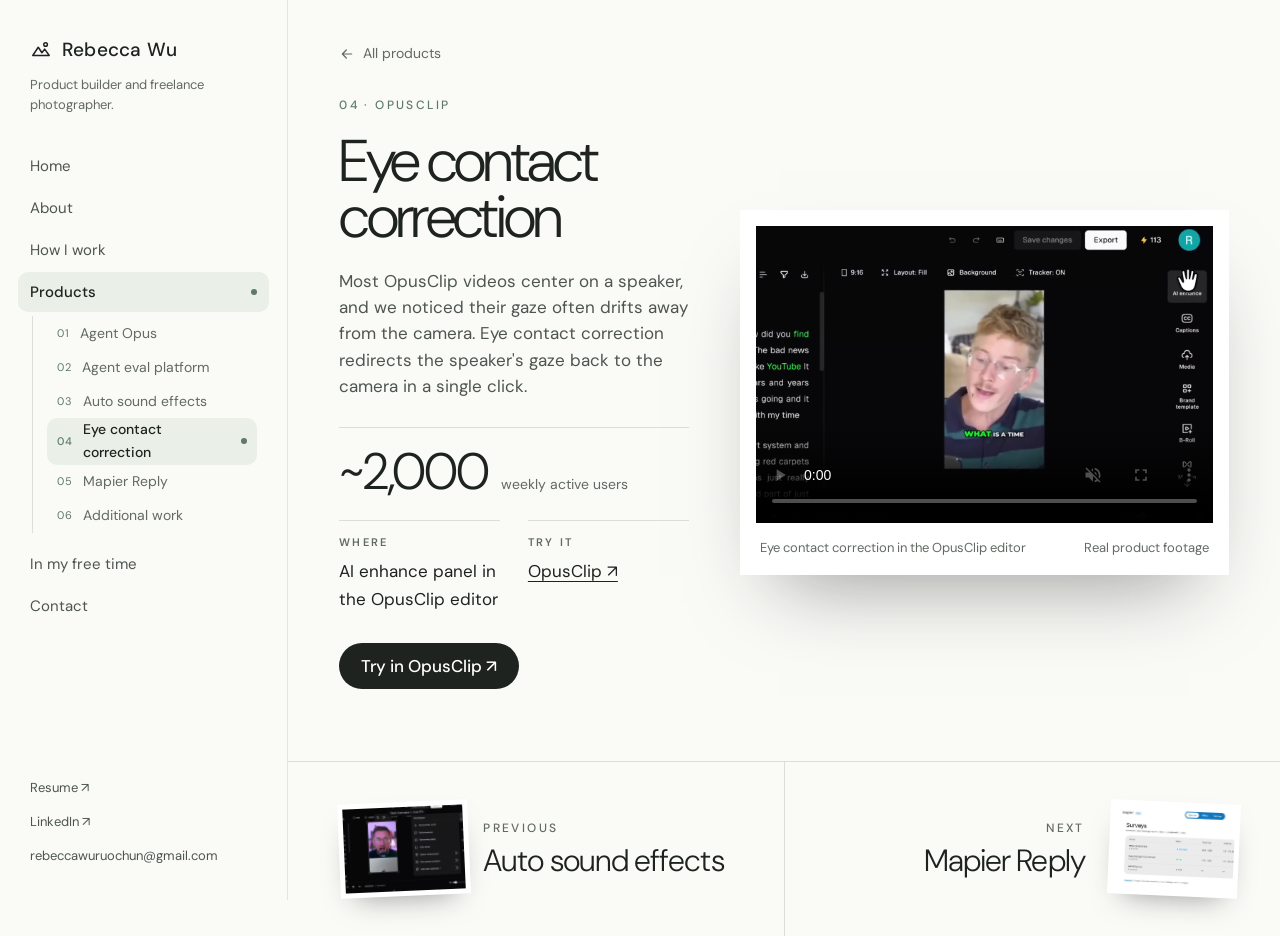
<file: work/eye-contact/index.html>
<!doctype html>
<html lang="en">
<head>
<meta charset="utf-8">
<meta name="viewport" content="width=device-width, initial-scale=1">
<title>Eye contact correction — Rebecca Wu</title>
<meta name="description" content="Most OpusClip videos center on a speaker, and we noticed their gaze often drifts away from the camera. Eye contact correction redirects the speaker&#x27;s ">
<meta property="og:title" content="Eye contact correction — Rebecca Wu">
<meta property="og:description" content="Most OpusClip videos center on a speaker, and we noticed their gaze often drifts away from the camera. Eye contact correction redirects the speaker&#x27;s ">
<meta property="og:image" content="../../assets/video/eye-contact-poster.jpg">
<meta property="og:type" content="website">
<meta name="twitter:card" content="summary_large_image">
<link rel="icon" href="../../favicon.svg" type="image/svg+xml">
<link rel="preconnect" href="https://fonts.googleapis.com">
<link href="https://fonts.googleapis.com/css2?family=DM+Sans:opsz,wght@9..40,300;9..40,400;9..40,500;9..40,600&amp;display=swap" rel="stylesheet">
<link rel="stylesheet" href="../../styles.css">
<script src="../../site.js" defer></script>
</head>
<body>
<div class="page shell">
<aside class="sb" id="sb">
<div class="sb-head">
<a class="sb-brand" href="../../"><svg aria-hidden="true" width="22" height="22" viewBox="0 0 24 24" fill="none" stroke="currentColor" stroke-width="1.6" stroke-linecap="round" stroke-linejoin="round"><path d="M3 18l6-9 4 6 3-4 5 7z"></path><circle cx="17" cy="6" r="2"></circle></svg>Rebecca Wu</a>
<p class="sb-tag">Product builder and freelance photographer.</p>
</div>
<button class="sb-toggle" type="button" aria-expanded="false" aria-controls="sb-nav">Menu</button>
<nav class="sb-nav" id="sb-nav" aria-label="Main">
<a href="../../">Home</a>
<a href="../../about/">About</a>
<a href="../../process/">How I work</a>
<a href="../../products/" aria-current="page">Products</a>
<ul class="sb-sub"><li><a href="../../work/agent-opus/"><span>01</span>Agent Opus</a></li><li><a href="../../work/eval-platform/"><span>02</span>Agent eval platform</a></li><li><a href="../../work/auto-sfx/"><span>03</span>Auto sound effects</a></li><li><a href="../../work/eye-contact/" aria-current="page"><span>04</span>Eye contact correction</a></li><li><a href="../../work/mapier-reply/"><span>05</span>Mapier Reply</a></li><li><a href="../../products/#additional"><span>06</span>Additional work</a></li></ul>
<a href="../../photographs/">In my free time</a>
<a href="../../contact/">Contact</a>
</nav>
<div class="sb-foot">
<a href="../../assets/Rebecca-Wu-Resume.pdf" target="_blank" rel="noopener">Resume ↗</a>
<a href="https://www.linkedin.com/in/rebecca-wu-uchicago/" target="_blank" rel="noopener">LinkedIn ↗</a>
<a href="mailto:rebeccawuruochun@gmail.com">rebeccawuruochun@gmail.com</a>
</div>
</aside>
<main class="main">
<div class="wrap pj">
<a class="crumb" href="../../products/"><svg aria-hidden="true" width="16" height="16" viewBox="0 0 24 24" fill="none" stroke="currentColor" stroke-width="1.8" stroke-linecap="round" stroke-linejoin="round"><path d="M19 12H5M11 6l-6 6 6 6"></path></svg>All products</a>
<div class="pj-grid">
<div class="pj-text">
<p class="p-eyebrow rw-rise">04 · OPUSCLIP</p>
<h1 class="p-title rw-rise d1">Eye contact correction</h1>
<p class="p-lede rw-rise d2">Most OpusClip videos center on a speaker, and we noticed their gaze often drifts away from the camera. Eye contact correction redirects the speaker's gaze back to the camera in a single click.</p>
<div class="pj-stat"><b>~2,000</b><span>weekly active users</span></div>
<dl class="p-facts"><div><dt>WHERE</dt><dd>AI enhance panel in the OpusClip editor</dd></div><div><dt>TRY IT</dt><dd><a href="https://clip.opus.pro" target="_blank" rel="noopener">OpusClip ↗</a></dd></div></dl>
<div class="p-actions"><a class="btn btn-dark" href="https://clip.opus.pro" target="_blank" rel="noopener">Try in OpusClip ↗</a></div>
</div>
<figure class="p-print pj-media rw-rise d2">
<video src="../../assets/video/eye-contact.mp4" poster="../../assets/video/eye-contact-poster.jpg" autoplay muted loop playsinline controls preload="metadata" aria-label="Walkthrough of eye contact correction in the OpusClip editor"></video>
<figcaption><span>Eye contact correction in the OpusClip editor</span><span>Real product footage</span></figcaption>
</figure>
</div>
</div>
<nav class="pn" aria-label="More products">
<a href="../auto-sfx/"><img src="../../assets/video/auto-sfx-poster.jpg" alt=""><span><small>Previous</small><strong>Auto sound effects</strong></span></a>
<a href="../mapier-reply/"><img src="../../assets/previews/mapier-reply.jpg" alt=""><span><small>Next</small><strong>Mapier Reply</strong></span></a>
</nav>
</main>
</div>
</body>
</html>
</file>
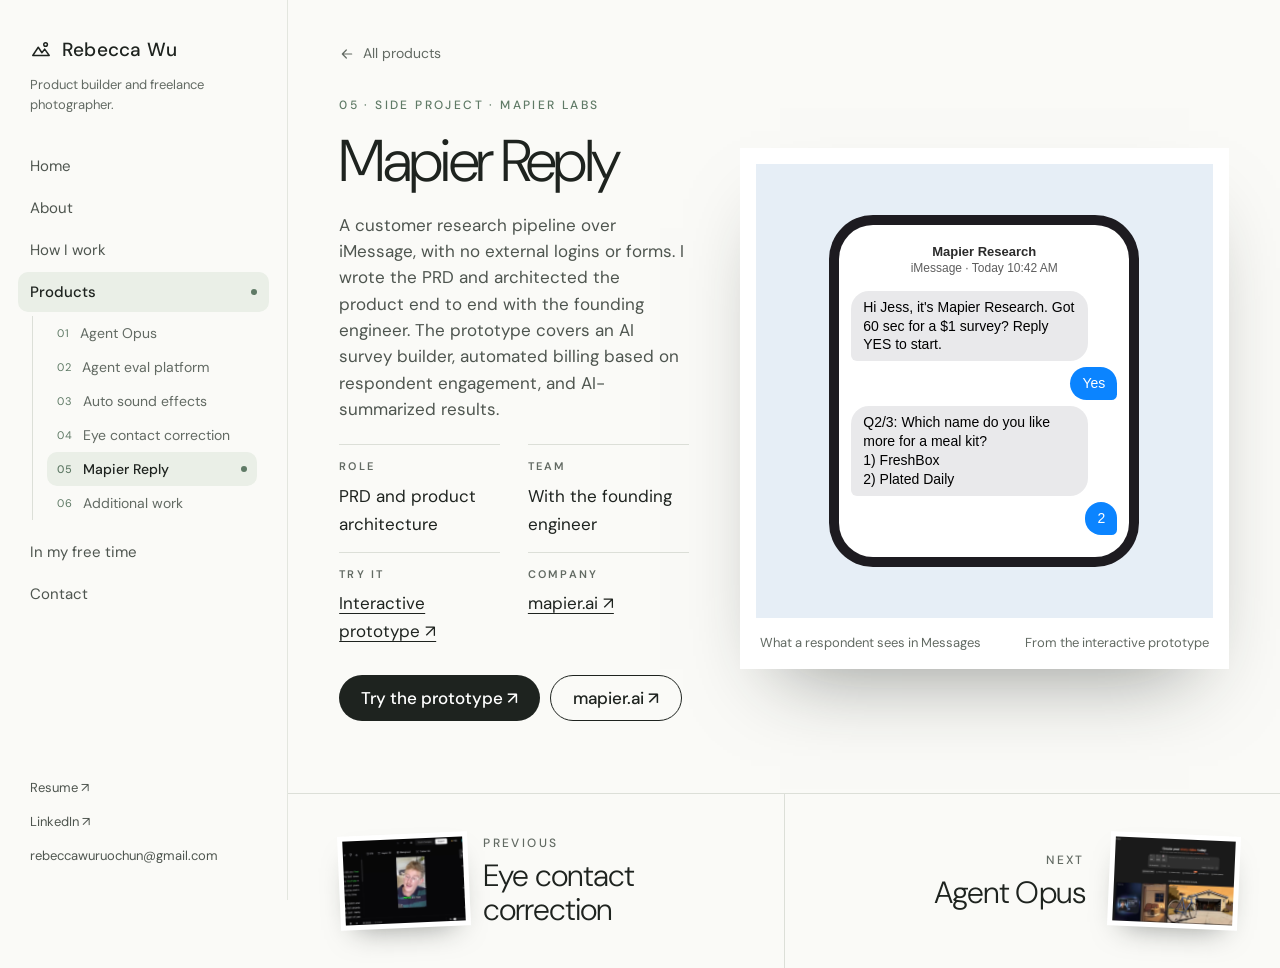
<file: work/mapier-reply/index.html>
<!doctype html>
<html lang="en">
<head>
<meta charset="utf-8">
<meta name="viewport" content="width=device-width, initial-scale=1">
<title>Mapier Reply — Rebecca Wu</title>
<meta name="description" content="A customer research pipeline over iMessage, with no external logins or forms. I wrote the PRD and architected the product end to end with the founding">
<meta property="og:title" content="Mapier Reply — Rebecca Wu">
<meta property="og:description" content="A customer research pipeline over iMessage, with no external logins or forms. I wrote the PRD and architected the product end to end with the founding">
<meta property="og:image" content="../../assets/previews/mapier-reply.jpg">
<meta property="og:type" content="website">
<meta name="twitter:card" content="summary_large_image">
<link rel="icon" href="../../favicon.svg" type="image/svg+xml">
<link rel="preconnect" href="https://fonts.googleapis.com">
<link href="https://fonts.googleapis.com/css2?family=DM+Sans:opsz,wght@9..40,300;9..40,400;9..40,500;9..40,600&amp;display=swap" rel="stylesheet">
<link rel="stylesheet" href="../../styles.css">
<script src="../../site.js" defer></script>
</head>
<body>
<div class="page shell">
<aside class="sb" id="sb">
<div class="sb-head">
<a class="sb-brand" href="../../"><svg aria-hidden="true" width="22" height="22" viewBox="0 0 24 24" fill="none" stroke="currentColor" stroke-width="1.6" stroke-linecap="round" stroke-linejoin="round"><path d="M3 18l6-9 4 6 3-4 5 7z"></path><circle cx="17" cy="6" r="2"></circle></svg>Rebecca Wu</a>
<p class="sb-tag">Product builder and freelance photographer.</p>
</div>
<button class="sb-toggle" type="button" aria-expanded="false" aria-controls="sb-nav">Menu</button>
<nav class="sb-nav" id="sb-nav" aria-label="Main">
<a href="../../">Home</a>
<a href="../../about/">About</a>
<a href="../../process/">How I work</a>
<a href="../../products/" aria-current="page">Products</a>
<ul class="sb-sub"><li><a href="../../work/agent-opus/"><span>01</span>Agent Opus</a></li><li><a href="../../work/eval-platform/"><span>02</span>Agent eval platform</a></li><li><a href="../../work/auto-sfx/"><span>03</span>Auto sound effects</a></li><li><a href="../../work/eye-contact/"><span>04</span>Eye contact correction</a></li><li><a href="../../work/mapier-reply/" aria-current="page"><span>05</span>Mapier Reply</a></li><li><a href="../../products/#additional"><span>06</span>Additional work</a></li></ul>
<a href="../../photographs/">In my free time</a>
<a href="../../contact/">Contact</a>
</nav>
<div class="sb-foot">
<a href="../../assets/Rebecca-Wu-Resume.pdf" target="_blank" rel="noopener">Resume ↗</a>
<a href="https://www.linkedin.com/in/rebecca-wu-uchicago/" target="_blank" rel="noopener">LinkedIn ↗</a>
<a href="mailto:rebeccawuruochun@gmail.com">rebeccawuruochun@gmail.com</a>
</div>
</aside>
<main class="main">
<div class="wrap pj">
<a class="crumb" href="../../products/"><svg aria-hidden="true" width="16" height="16" viewBox="0 0 24 24" fill="none" stroke="currentColor" stroke-width="1.8" stroke-linecap="round" stroke-linejoin="round"><path d="M19 12H5M11 6l-6 6 6 6"></path></svg>All products</a>
<div class="pj-grid">
<div class="pj-text">
<p class="p-eyebrow rw-rise">05 · SIDE PROJECT · MAPIER LABS</p>
<h1 class="p-title rw-rise d1">Mapier Reply</h1>
<p class="p-lede rw-rise d2">A customer research pipeline over iMessage, with no external logins or forms. I wrote the PRD and architected the product end to end with the founding engineer. The prototype covers an AI survey builder, automated billing based on respondent engagement, and AI-summarized results.</p>

<dl class="p-facts"><div><dt>ROLE</dt><dd>PRD and product architecture</dd></div><div><dt>TEAM</dt><dd>With the founding engineer</dd></div><div><dt>TRY IT</dt><dd><a href="../../mapier/" target="_blank" rel="noopener">Interactive prototype ↗</a></dd></div><div><dt>COMPANY</dt><dd><a href="https://www.mapier.ai/" target="_blank" rel="noopener">mapier.ai ↗</a></dd></div></dl>
<div class="p-actions"><a class="btn btn-dark" href="../../mapier/" target="_blank" rel="noopener">Try the prototype ↗</a><a class="btn btn-line" href="https://www.mapier.ai/" target="_blank" rel="noopener">mapier.ai ↗</a></div>
</div>
<figure class="p-print pj-media rw-rise d2">
<a href="../../mapier/" target="_blank" rel="noopener" aria-label="Open the Mapier Reply prototype" style="display: flex; justify-content: center; text-decoration: none; background: #E6EEF6; padding: clamp(28px, 4vw, 56px) 16px">
<div style="width: 100%; max-width: 290px; border-radius: 44px; padding: 10px; background: #1D1B20">
<div style="border-radius: 34px; background: #FFFFFF; padding: 18px 12px 22px; display: flex; flex-direction: column; gap: 6px; font-family: -apple-system, 'Helvetica Neue', sans-serif; font-size: 14px; line-height: 1.35">
<div style="text-align: center; font-size: 12px; color: #5E5E5E; margin-bottom: 8px"><b style="display: block; color: #2B2B2B; font-size: 13px">Mapier Research</b>iMessage · Today 10:42 AM</div>
<div style="align-self: flex-start; max-width: 80%; padding: 7px 12px; border-radius: 18px 18px 18px 6px; background: #E9E9EB; color: #000000">Hi Jess, it's Mapier Research. Got 60 sec for a $1 survey? Reply YES to start.</div>
<div style="align-self: flex-end; padding: 7px 12px; border-radius: 18px 18px 6px 18px; background: #0B84FF; color: #FFFFFF">Yes</div>
<div style="align-self: flex-start; max-width: 80%; padding: 7px 12px; border-radius: 18px 18px 18px 6px; background: #E9E9EB; color: #000000; white-space: pre-line">Q2/3: Which name do you like more for a meal kit?
1) FreshBox
2) Plated Daily</div>
<div style="align-self: flex-end; padding: 7px 12px; border-radius: 18px 18px 6px 18px; background: #0B84FF; color: #FFFFFF">2</div>
</div>
</div>
</a>
<figcaption><span>What a respondent sees in Messages</span><span>From the interactive prototype</span></figcaption>
</figure>
</div>
</div>
<nav class="pn" aria-label="More products">
<a href="../eye-contact/"><img src="../../assets/video/eye-contact-poster.jpg" alt=""><span><small>Previous</small><strong>Eye contact correction</strong></span></a>
<a href="../agent-opus/"><img src="../../assets/video/agent-opus-poster.jpg" alt=""><span><small>Next</small><strong>Agent Opus</strong></span></a>
</nav>
</main>
</div>
</body>
</html>
</file>
<file: styles.css>
/* Shared styles for all pages. Colors: ink #1E231F · muted #626A63 · sage #5F7A66 · paper #FAFAF7 · mist #F2F3EE · forest #1F2A22 */

@view-transition { navigation: auto; }

body { margin: 0; background: #FAFAF7; }
a { color: inherit; }
html { scroll-behavior: smooth; }

.page {
  background: #FAFAF7; color: #1E231F;
  font-family: 'DM Sans', system-ui, sans-serif;
  font-size: 17px; line-height: 1.65; font-weight: 400;
}

/* ---------- motion ---------- */
@keyframes rw-reveal { from { opacity: 0; transform: translateY(28px); } to { opacity: 1; transform: none; } }
@supports (animation-timeline: view()) {
  @media (prefers-reduced-motion: no-preference) {
    .rw-reveal { animation: rw-reveal linear both; animation-timeline: view(); animation-range: entry 0% cover 25%; }
  }
}
@keyframes rw-rise { from { opacity: 0; transform: translateY(18px); } to { opacity: 1; transform: none; } }
@media (prefers-reduced-motion: no-preference) {
  .rw-rise { animation: rw-rise .8s cubic-bezier(.2,.7,.2,1) both; }
  .rw-rise.d1 { animation-delay: .08s; } .rw-rise.d2 { animation-delay: .16s; } .rw-rise.d3 { animation-delay: .24s; }
}

/* ---------- prints (white-bordered photos) ---------- */
.rw-print { transform: rotate(var(--r, 0deg)); transition: transform .4s ease, box-shadow .4s ease; }
.rw-print:hover { transform: rotate(0deg) scale(1.03); box-shadow: 0 30px 60px -20px rgba(30,35,31,.4); }
.rw-pile .rw-print:hover { z-index: 30 !important; }
@media (max-width: 760px) {
  .rw-pile { grid-template-columns: repeat(2, minmax(0,1fr)) !important; grid-auto-rows: auto !important; gap: 14px !important; }
  .rw-pile > figure { grid-column: auto !important; grid-row: auto !important; aspect-ratio: 3/4; }
}
@media (prefers-reduced-motion: reduce) { .rw-print { transition: none; } }

/* ---------- buttons ---------- */
.btn { display: inline-flex; align-items: center; gap: 8px; min-height: 46px; padding: 0 22px; border-radius: 999px; text-decoration: none; font-weight: 500; box-sizing: border-box; }
.btn-dark { background: #1E231F; color: #FFFFFF; }
.btn-line { border: 1px solid #1E231F; }
.btn-light { background: #FFFFFF; color: #1E231F; }

/* ---------- section headings ---------- */
.eyebrow { margin: 0; font-size: 12px; font-weight: 500; letter-spacing: .22em; text-transform: uppercase; color: #626A63; }
.h2 { margin: 0; font-size: clamp(36px, 4.4vw, 56px); line-height: 1.08; font-weight: 300; letter-spacing: -.035em; }

/* ---------- products index (home) ---------- */
.pi { list-style: none; margin: 0; padding: 0; border-bottom: 1px solid #DCDFD8; }
.pi-row {
  display: grid; grid-template-columns: 56px minmax(0, 1fr) auto 44px; align-items: center; gap: 24px;
  padding: 30px 8px; border-top: 1px solid #DCDFD8; text-decoration: none; color: #1E231F;
  transition: color .35s ease;
}
.pi-num { font-size: 13px; font-weight: 500; letter-spacing: .14em; color: #5F7A66; }
.pi-title { display: block; font-size: clamp(32px, 4.8vw, 66px); line-height: 1; font-weight: 300; letter-spacing: -.035em; transition: transform .5s cubic-bezier(.2,.7,.2,1); }
.pi-sub { display: block; margin-top: 10px; font-size: 15px; color: #626A63; }
.pi-meta { text-align: right; font-size: 13px; line-height: 1.5; letter-spacing: .04em; color: #626A63; white-space: nowrap; }
.pi-meta b { display: block; font-weight: 500; color: #1E231F; }
.pi-arrow { width: 44px; height: 44px; border-radius: 50%; border: 1px solid #C9CEC6; display: grid; place-items: center; transition: background .35s ease, color .35s ease, transform .5s cubic-bezier(.2,.7,.2,1), border-color .35s ease; }
.pi-thumb { display: none; }
.pi:hover .pi-row:not(:hover) { color: #A9AFA8; }
.pi:hover .pi-row:not(:hover) .pi-meta b { color: #A9AFA8; }
.pi-row:hover .pi-title, .pi-row:focus-visible .pi-title { transform: translateX(16px); }
.pi-row:hover .pi-arrow, .pi-row:focus-visible .pi-arrow { background: #1E231F; border-color: #1E231F; color: #FFFFFF; transform: rotate(-45deg); }
.pi-float {
  position: fixed; left: 0; top: 0; z-index: 50; width: 340px; margin: 0; padding: 10px 10px 34px; background: #FFFFFF;
  box-shadow: 0 30px 60px -20px rgba(30,35,31,.45); pointer-events: none; opacity: 0; transition: opacity .25s ease;
}
.pi-float.on { opacity: 1; }
.pi-float img { width: 100%; aspect-ratio: 16/10; object-fit: cover; object-position: left top; display: block; background: #E7E9E3; }
@media (hover: none), (max-width: 760px) {
  .pi-row { grid-template-columns: 76px minmax(0, 1fr); gap: 6px 18px; padding: 22px 4px; }
  .pi-num, .pi-arrow { display: none; }
  .pi-thumb { display: block; grid-row: span 2; width: 76px; height: 76px; object-fit: cover; object-position: left top; border: 4px solid #FFFFFF; box-shadow: 0 10px 24px -12px rgba(30,35,31,.5); transform: rotate(-3deg); }
  .pi-meta { grid-column: 2; text-align: left; white-space: normal; }
  .pi-meta b { display: inline; }
  .pi-meta b::after { content: " · "; font-weight: 400; color: #626A63; }
  .pi-float { display: none; }
}

/* ---------- project pages ---------- */
.wrap { max-width: 1240px; margin: 0 auto; padding-inline: clamp(20px, 4vw, 56px); }
.crumb { display: inline-flex; align-items: center; gap: 8px; min-height: 44px; font-size: 14px; color: #626A63; text-decoration: none; }
.crumb:hover { color: #1E231F; }
.p-head { display: grid; grid-template-columns: minmax(0, 1.6fr) minmax(0, 1fr); gap: 32px 72px; align-items: end; padding: 24px 0 64px; }
.p-eyebrow { margin: 0 0 18px; font-size: 12px; font-weight: 500; letter-spacing: .2em; color: #5F7A66; }
.p-title { margin: 0; font-size: clamp(48px, 7.4vw, 108px); line-height: .95; font-weight: 300; letter-spacing: -.045em; }
.p-lede { margin: 28px 0 0; max-width: 680px; font-size: clamp(18px, 1.6vw, 21px); line-height: 1.55; color: #4E554F; }
.p-stat { border-top: 1px solid #DCDFD8; padding-top: 18px; }
.p-stat b { display: block; font-size: clamp(56px, 7vw, 96px); line-height: .95; font-weight: 300; letter-spacing: -.05em; }
.p-stat span { display: block; margin-top: 8px; font-size: 14px; color: #626A63; }
.p-mat { background: #F2F3EE; padding: clamp(32px, 6vw, 88px) 0; }
.p-print { margin: 0; background: #FFFFFF; padding: clamp(10px, 1.4vw, 16px) clamp(10px, 1.4vw, 16px) 0; box-shadow: 0 40px 80px -40px rgba(30,35,31,.45); }
.p-print video, .p-print img { width: 100%; display: block; background: #111111; }
.p-print figcaption { display: flex; justify-content: space-between; gap: 12px; padding: 14px 4px 16px; font-size: 13px; color: #626A63; }
.p-facts { display: grid; grid-template-columns: repeat(auto-fit, minmax(220px, 1fr)); gap: 0 40px; margin: 0; padding: 72px 0 24px; }
.p-facts div { border-top: 1px solid #DCDFD8; padding: 16px 0 28px; }
.p-facts dt { font-size: 11px; font-weight: 600; letter-spacing: .2em; color: #626A63; }
.p-facts dd { margin: 6px 0 0; }
.p-facts dd a { text-underline-offset: 4px; }
.p-actions { display: flex; flex-wrap: wrap; gap: 10px; padding-bottom: 96px; }

/* demo embed (Agent Opus page) */
.pg { background: #F2F3EE; padding: 110px 0; }
.pg-frame iframe { display: block; width: 100%; height: 890px; border: 0; background: transparent; }
@media (max-width: 1060px) { .pg-frame { display: none; } }
@keyframes pg-bob { 50% { transform: translateY(6px); } }
@media (prefers-reduced-motion: no-preference) { .pg-arrow { animation: pg-bob 1.6s ease-in-out infinite; } }

/* next / previous */
.pn { display: grid; grid-template-columns: 1fr 1fr; border-top: 1px solid #DCDFD8; }
.pn a { display: grid; grid-template-columns: 120px minmax(0, 1fr); align-items: center; gap: 24px; padding: 40px clamp(20px, 4vw, 56px); text-decoration: none; transition: background .35s ease; }
.pn a + a { border-left: 1px solid #DCDFD8; grid-template-columns: minmax(0, 1fr) 120px; text-align: right; }
.pn a + a img { order: 2; }
.pn a:hover { background: #F2F3EE; }
.pn img { width: 120px; height: 84px; object-fit: cover; object-position: left top; border: 5px solid #FFFFFF; box-shadow: 0 14px 30px -16px rgba(30,35,31,.5); transform: rotate(-2.5deg); transition: transform .4s ease; }
.pn a + a img { transform: rotate(2.5deg); }
.pn a:hover img { transform: rotate(0deg) scale(1.05); }
.pn small { display: block; font-size: 12px; font-weight: 500; letter-spacing: .2em; text-transform: uppercase; color: #626A63; }
.pn strong { display: block; margin-top: 6px; font-size: clamp(22px, 2.4vw, 32px); line-height: 1.1; font-weight: 300; letter-spacing: -.03em; }

@media (max-width: 860px) {
  .p-head { grid-template-columns: 1fr; }
  .pn { grid-template-columns: 1fr; }
  .pn a + a { border-left: 0; border-top: 1px solid #DCDFD8; }
  .pn a, .pn a + a { grid-template-columns: 88px minmax(0, 1fr); text-align: left; }
  .pn a + a img { order: 0; }
  .pn img { width: 88px; height: 64px; }
}

/* ---------- app shell: sidebar + page ---------- */
.shell { display: grid; grid-template-columns: 288px minmax(0, 1fr); min-height: 100vh; }
.main { min-width: 0; }
.sb {
  position: sticky; top: 0; height: 100vh; height: 100dvh; box-sizing: border-box; overflow-y: auto;
  display: flex; flex-direction: column; gap: 32px; padding: 34px 30px 28px;
  background: #FAFAF7; border-right: 1px solid #E3E6DF; view-transition-name: sidebar;
}
.sb-brand { display: flex; align-items: center; gap: 10px; font-size: 19px; font-weight: 500; letter-spacing: .01em; text-decoration: none; }
.sb-tag { margin: 10px 0 0; font-size: 13px; line-height: 1.5; color: #626A63; }
.sb-nav { display: flex; flex-direction: column; gap: 2px; }
.sb-nav a { display: flex; align-items: center; gap: 10px; min-height: 40px; padding: 0 12px; margin: 0 -12px; border-radius: 10px; font-size: 15px; color: #4E554F; text-decoration: none; transition: background .2s ease, color .2s ease; }
.sb-nav a:hover { background: #F0F2EC; color: #1E231F; }
.sb-nav a[aria-current="page"] { background: #EAEFE7; color: #1E231F; font-weight: 500; }
.sb-nav a[aria-current="page"]::after { content: ""; width: 6px; height: 6px; margin-left: auto; border-radius: 50%; background: #5F7A66; }
.sb-sub { list-style: none; margin: 2px 0 10px 2px; padding: 0 0 0 14px; border-left: 1px solid #DCDFD8; display: flex; flex-direction: column; }
.sb-sub a { min-height: 34px; margin: 0; padding: 0 10px; font-size: 14px; color: #626A63; }
.sb-sub a span { font-size: 11px; letter-spacing: .1em; color: #5F7A66; font-variant-numeric: tabular-nums; }
.sb-foot { margin-top: auto; display: flex; flex-direction: column; gap: 2px; font-size: 13px; }
.sb-foot a { display: flex; align-items: center; min-height: 32px; color: #4E554F; text-decoration: none; overflow-wrap: anywhere; }
.sb-foot a:hover { color: #1E231F; text-decoration: underline; text-underline-offset: 3px; }
.sb-toggle { display: none; }
::view-transition-old(sidebar), ::view-transition-new(sidebar) { animation: none; }

@media (max-width: 900px) {
  .shell { grid-template-columns: 1fr; }
  .sb { z-index: 40; height: auto; overflow: visible; flex-direction: row; flex-wrap: wrap; align-items: center; justify-content: space-between; gap: 0; padding: 12px 20px; border-right: 0; border-bottom: 1px solid #E3E6DF; }
  .sb-tag { display: none; }
  .sb-toggle { display: inline-flex; align-items: center; min-height: 44px; padding: 0 18px; border: 1px solid #1E231F; border-radius: 999px; background: transparent; color: #1E231F; font: inherit; font-size: 14px; cursor: pointer; }
  .sb-nav, .sb-foot { display: none; width: 100%; }
  .sb.open .sb-nav { display: flex; padding-top: 14px; }
  .sb.open .sb-foot { display: flex; padding: 14px 0 6px; }
}

/* ---------- home hero ---------- */
@keyframes rw-fill { from { width: 0; } to { width: 100%; } }
@keyframes rw-zoom { from { transform: scale(1); } to { transform: scale(1.08); } }
.hero-slide { position: absolute; inset: 0; width: 100%; height: 100%; object-fit: cover; display: block; opacity: 0; transition: opacity 1.4s ease; }
.hero-slide.is-active { opacity: 1; }
@media (prefers-reduced-motion: no-preference) { .hero-slide.is-active { animation: rw-zoom 7s ease-out forwards; } }
.hero-bar { height: 28px; padding: 13px 0; border: 0; background: transparent; cursor: pointer; }
.hero-bar > span { display: block; height: 2px; background: rgba(255,255,255,.35); overflow: hidden; }
.hero-bar > span > i { display: block; height: 100%; width: 0; background: #FFFFFF; }
.hero-bar.is-past > span > i { width: 100%; }
.hero-bar.is-active > span > i { animation: rw-fill 6s linear forwards; }

/* ---------- products list: a bit tighter so it fits one screen ---------- */
.pi-row { padding: 24px 8px; }
.pi-title { font-size: clamp(30px, 3.6vw, 54px); }

/* ---------- project page: text left, footage right ---------- */
.pj { padding-top: 32px; padding-bottom: 72px; max-width: 1400px; }
.pj-grid { display: grid; grid-template-columns: minmax(0, 5fr) minmax(0, 7fr); gap: clamp(32px, 4vw, 64px); align-items: center; margin-top: 20px; }
.pj .p-title { font-size: clamp(40px, 4.6vw, 72px); }
.pj .p-lede { margin-top: 22px; font-size: 17px; }
.pj-stat { display: flex; flex-wrap: wrap; align-items: baseline; gap: 6px 14px; margin-top: 28px; padding-top: 18px; border-top: 1px solid #DCDFD8; }
.pj-stat b { font-size: clamp(40px, 4vw, 60px); line-height: 1; font-weight: 300; letter-spacing: -.045em; }
.pj-stat span { font-size: 14px; color: #626A63; }
.pj .p-facts { grid-template-columns: repeat(2, minmax(0, 1fr)); gap: 0 28px; padding: 22px 0 6px; }
.pj .p-facts div { padding: 12px 0 14px; }
.pj .p-actions { padding-bottom: 0; margin-top: 10px; }
.pj-media { box-shadow: 0 40px 80px -40px rgba(30,35,31,.5); }
@media (max-width: 1150px) { .pj-grid { grid-template-columns: 1fr; } }

/* ---------- 06 additional work (products page) ---------- */
.aw-head { display: grid; grid-template-columns: 56px minmax(0, 1fr); gap: 24px; align-items: center; padding: 40px 8px 6px; }
.aw-title { margin: 0; font-size: clamp(30px, 3.6vw, 54px); line-height: 1; font-weight: 300; letter-spacing: -.035em; }
.aw-list { list-style: none; margin: 0; padding: 0 8px 0 88px; }
.aw-item { display: grid; grid-template-columns: 52px minmax(0, 1fr); gap: 20px; padding: 24px 0; border-bottom: 1px solid #E7E9E3; }
.aw-item:last-child { border-bottom: 0; }
.aw-icon { width: 52px; height: 52px; border-radius: 14px; background: #EEF2EC; color: #3F5546; display: grid; place-items: center; }
.aw-item h4 { margin: 0; font-size: 20px; font-weight: 500; }
.aw-meta { margin: 2px 0 8px; font-size: 13px; letter-spacing: .04em; color: #5F7A66; }
.aw-desc { margin: 0; max-width: 780px; color: #4E554F; }
#additional { scroll-margin-top: 24px; }
@media (max-width: 760px) {
  .aw-head { grid-template-columns: 1fr; padding-left: 4px; }
  .aw-head .pi-num { display: none; }
  .aw-list { padding: 0 4px; }
  .aw-item { grid-template-columns: 44px minmax(0, 1fr); gap: 14px; }
  .aw-icon { width: 44px; height: 44px; border-radius: 12px; }
}

/* ---------- timeline (about page) ---------- */
.tl { list-style: none; margin: 0; padding: 0; display: grid; grid-template-columns: repeat(4, minmax(0, 1fr)); position: relative; }
.tl::before { content: ""; position: absolute; left: 0; right: 0; top: 38px; height: 1px; background: #C9CEC6; }
.tl li { position: relative; padding-right: 24px; }
.tl-date { display: block; height: 32px; font-size: 12px; font-weight: 500; letter-spacing: .14em; text-transform: uppercase; color: #5F7A66; white-space: nowrap; }
.tl-dot { position: relative; z-index: 1; display: block; width: 13px; height: 13px; margin-bottom: 22px; border-radius: 50%; background: #FAFAF7; border: 1.5px solid #5F7A66; box-sizing: border-box; }
.tl li.now .tl-dot { background: #5F7A66; box-shadow: 0 0 0 6px rgba(95,122,102,.16); }
.tl h3 { margin: 0; font-size: 22px; line-height: 1.2; font-weight: 400; letter-spacing: -.02em; }
.tl p { margin: 6px 0 0; font-size: 14px; line-height: 1.5; color: #626A63; }
@media (max-width: 900px) {
  .tl { grid-template-columns: 1fr; padding-left: 30px; }
  .tl::before { left: 6px; right: auto; top: 8px; bottom: 8px; width: 1px; height: auto; }
  .tl li { padding: 0 0 30px; }
  .tl-date { height: auto; margin-bottom: 4px; }
  .tl-dot { position: absolute; left: -30px; top: 3px; margin: 0; }
}
</file>
